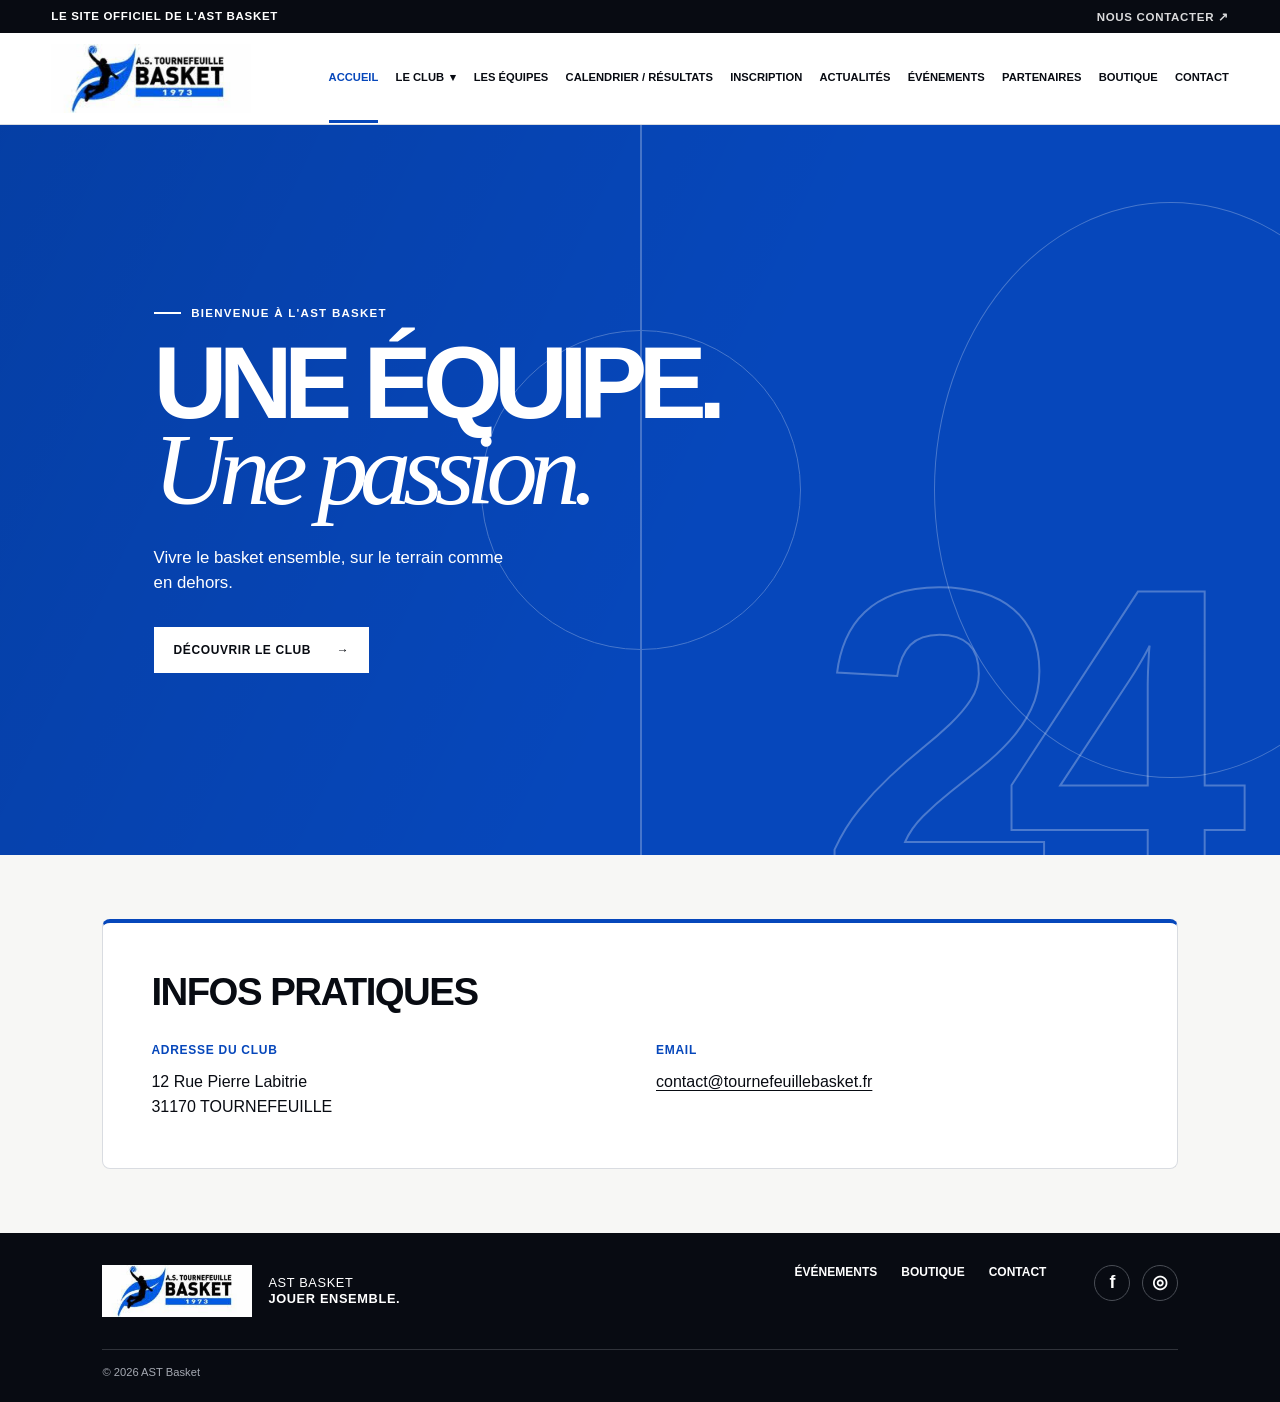
<file: index.html>
<!doctype html>
<html lang="fr">
  <!-- Métadonnées de la page et feuille de styles commune au site. -->
  <head>
    <meta charset="UTF-8" />
    <meta name="viewport" content="width=device-width, initial-scale=1.0" />
    <meta name="description" content="Accueil — AST Basket." />
    <title>AST Basket | Accueil</title>
    <link rel="stylesheet" href="styles.css" />
  </head>
  <body class="home-page">
    <!-- Accès direct au contenu pour la navigation au clavier. -->
    <a class="skip-link" href="#main-content">Aller au contenu</a>
    <!-- En-tête commun : identité du club, contact et navigation. -->
    <header class="site-header">
      <div class="utility-bar">
        <p>Le site officiel de l'AST Basket</p>
        <a href="contact.html">Nous contacter <span aria-hidden="true">↗</span></a>
      </div>

      <div class="navigation-wrap">
        <a class="brand" href="index.html" aria-label="AST Basket — accueil">
          <img class="club-logo" src="Image_AST/AST_logo_L.jpeg" alt="A.S. Tournefeuille Basket" width="250" height="87" />

        </a>

        <!-- Menu des petits écrans : script.js synchronise son ouverture et aria-expanded. -->

        <button class="menu-toggle" type="button" aria-expanded="false" aria-controls="primary-navigation">
          <span class="sr-only">Ouvrir le menu</span>
          <span></span><span></span><span></span>
        </button>

        <!-- Navigation principale ; aria-current identifie la page consultée. -->

        <nav id="primary-navigation" class="primary-navigation" aria-label="Navigation principale">
          <a class="active" aria-current="page" href="index.html">Accueil</a>
          <!-- Sous-menu natif du club, utilisable aussi sans JavaScript. -->
          <details class="club-dropdown">
            <summary>Le Club <span aria-hidden="true">▾</span></summary>
            <div class="club-dropdown-links">
              <a href="club.html">Présentation du club</a>
              <a href="gymnases.html">Nos gymnases</a>
              <a href="basket-sante.html">Basket Santé</a>
            </div>
          </details>
          <a href="equipes.html">Les équipes</a>
          <a href="calendrier.html">Calendrier / Résultats</a>
          <a href="inscription.html">Inscription</a>
          <a href="actualites.html">Actualités</a>
          <a href="evenements.html">Événements</a>
          <a href="partenaires.html">Partenaires</a>
          <a href="boutique.html">Boutique</a>
          <a href="contact.html">Contact</a>
        </nav>
      </div>
    </header>
    <!-- Contenu propre à cette page, cible du lien d’évitement. -->
    <main id="main-content">
      <!-- Section de contenu reliée à son titre accessible : hero-title. -->
      <section id="accueil" class="hero" aria-labelledby="hero-title">
        <div class="hero-content">
          <p class="eyebrow">Bienvenue à l'AST Basket</p>
          <h1 id="hero-title">Une équipe.<br /><em>Une passion.</em></h1>
          <p class="hero-text">Vivre le basket ensemble, sur le terrain comme en dehors.</p>
          <a class="button button-light" href="club.html">Découvrir le club <span aria-hidden="true">→</span></a>
        </div>
        <div class="hero-number" aria-hidden="true">24</div>
        <div class="hero-court" aria-hidden="true">
          <span class="court-line court-line--vertical"></span>
          <span class="court-circle"></span>
          <span class="court-arc"></span>
        </div>
      </section>
      <!-- Section de contenu reliée à son titre accessible : practical-title. -->
      <section class="practical-info" aria-labelledby="practical-title">
        <div class="practical-card">
          <h2 id="practical-title">Infos pratiques</h2>
          <address class="practical-details">
            <div>
              <h3>Adresse du club</h3>
              <p>12 Rue Pierre Labitrie<br />31170 TOURNEFEUILLE</p>
            </div>
            <div>
              <h3>Email</h3>
              <a href="mailto:contact@tournefeuillebasket.fr">contact@tournefeuillebasket.fr</a>
            </div>
          </address>
        </div>
      </section>
    </main>
    <!-- Pied de page commun : liens utiles, réseaux sociaux et copyright. -->
    <footer class="site-footer">
      <div class="footer-brand"><img class="club-logo" src="Image_AST/AST_logo_L.jpeg" alt="A.S. Tournefeuille Basket" width="250" height="87" /><p>AST Basket<br /><strong>Jouer ensemble.</strong></p></div>
            <div class="footer-links"><a href="evenements.html">Événements</a><a href="boutique.html">Boutique</a><a href="contact.html">Contact</a></div>
      <div class="footer-socials" aria-label="Réseaux sociaux de l'AST Basket">
        <a href="https://www.facebook.com/465668216798810/" target="_blank" rel="noopener noreferrer" aria-label="Suivre l'AST Basket sur Facebook">f</a>
        <a href="https://www.instagram.com/ast_basket/" target="_blank" rel="noopener noreferrer" aria-label="Suivre l'AST Basket sur Instagram">◎</a>
      </div>
      <p class="copyright">© 2026 AST Basket</p>
    </footer>
    <!-- Interactions communes chargées après le HTML pour accéder aux éléments du menu. -->
    <script src="script.js"></script>
  </body>
</html>
</file>
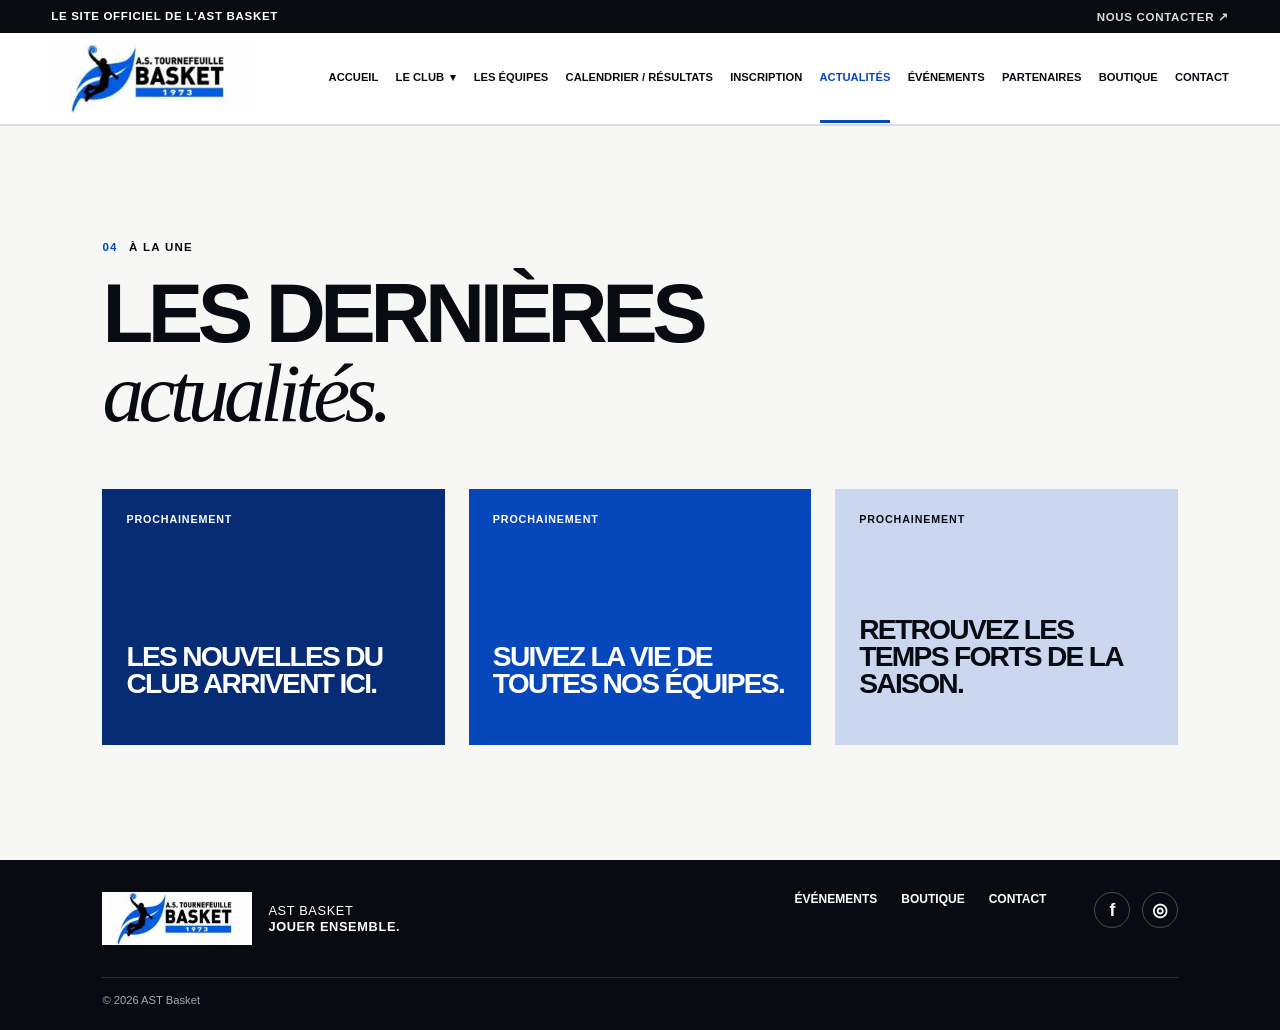
<file: actualites.html>
<!doctype html>
<html lang="fr">
  <!-- Métadonnées de la page et feuille de styles commune au site. -->
  <head>
    <meta charset="UTF-8" />
    <meta name="viewport" content="width=device-width, initial-scale=1.0" />
    <meta name="description" content="Actualités — AST Basket." />
    <title>AST Basket | Actualités</title>
    <link rel="stylesheet" href="styles.css" />
  </head>
  <body class="inner-page">
    <!-- Accès direct au contenu pour la navigation au clavier. -->
    <a class="skip-link" href="#main-content">Aller au contenu</a>
    <!-- En-tête commun : identité du club, contact et navigation. -->
    <header class="site-header">
      <div class="utility-bar">
        <p>Le site officiel de l'AST Basket</p>
        <a href="contact.html">Nous contacter <span aria-hidden="true">↗</span></a>
      </div>

      <div class="navigation-wrap">
        <a class="brand" href="index.html" aria-label="AST Basket — accueil">
          <img class="club-logo" src="Image_AST/AST_logo_L.jpeg" alt="A.S. Tournefeuille Basket" width="250" height="87" />
        </a>

        <!-- Menu des petits écrans : script.js synchronise son ouverture et aria-expanded. -->

        <button class="menu-toggle" type="button" aria-expanded="false" aria-controls="primary-navigation">
          <span class="sr-only">Ouvrir le menu</span>
          <span></span><span></span><span></span>
        </button>

        <!-- Navigation principale ; aria-current identifie la page consultée. -->

        <nav id="primary-navigation" class="primary-navigation" aria-label="Navigation principale">
          <a href="index.html">Accueil</a>
          <!-- Sous-menu natif du club, utilisable aussi sans JavaScript. -->
          <details class="club-dropdown">
            <summary>Le Club <span aria-hidden="true">▾</span></summary>
            <div class="club-dropdown-links">
              <a href="club.html">Présentation du club</a>
              <a href="gymnases.html">Nos gymnases</a>
              <a href="basket-sante.html">Basket Santé</a>
            </div>
          </details>
          <a href="equipes.html">Les équipes</a>
          <a href="calendrier.html">Calendrier / Résultats</a>
          <a href="inscription.html">Inscription</a>
          <a class="active" aria-current="page" href="actualites.html">Actualités</a>
          <a href="evenements.html">Événements</a>
          <a href="partenaires.html">Partenaires</a>
          <a href="boutique.html">Boutique</a>
          <a href="contact.html">Contact</a>
        </nav>
      </div>
    </header>
    <!-- Contenu propre à cette page, cible du lien d’évitement. -->
    <main id="main-content">
      <!-- Section de contenu reliée à son titre accessible : news-title. -->
      <section id="actualites" class="news section-padding" aria-labelledby="news-title">
        <div class="news-top"><div><div class="section-label"><span>04</span> À la une</div><h1 id="news-title">Les dernières<br /><em>actualités.</em></h1></div></div>
        <div class="news-grid">
          <article class="news-item"><span>Prochainement</span><h3>Les nouvelles du club arrivent ici.</h3></article>
          <article class="news-item"><span>Prochainement</span><h3>Suivez la vie de toutes nos équipes.</h3></article>
          <article class="news-item"><span>Prochainement</span><h3>Retrouvez les temps forts de la saison.</h3></article>
        </div>
      </section>
    </main>
    <!-- Pied de page commun : liens utiles, réseaux sociaux et copyright. -->
    <footer class="site-footer">
      <div class="footer-brand"><img class="club-logo" src="Image_AST/AST_logo_L.jpeg" alt="A.S. Tournefeuille Basket" width="250" height="87" /><p>AST Basket<br /><strong>Jouer ensemble.</strong></p></div>
            <div class="footer-links"><a href="evenements.html">Événements</a><a href="boutique.html">Boutique</a><a href="contact.html">Contact</a></div>
      <div class="footer-socials" aria-label="Réseaux sociaux de l'AST Basket">
        <a href="https://www.facebook.com/465668216798810/" target="_blank" rel="noopener noreferrer" aria-label="Suivre l'AST Basket sur Facebook">f</a>
        <a href="https://www.instagram.com/ast_basket/" target="_blank" rel="noopener noreferrer" aria-label="Suivre l'AST Basket sur Instagram">◎</a>
      </div>
      <p class="copyright">© 2026 AST Basket</p>
    </footer>
    <!-- Interactions communes chargées après le HTML pour accéder aux éléments du menu. -->
    <script src="script.js"></script>
  </body>
</html>
</file>
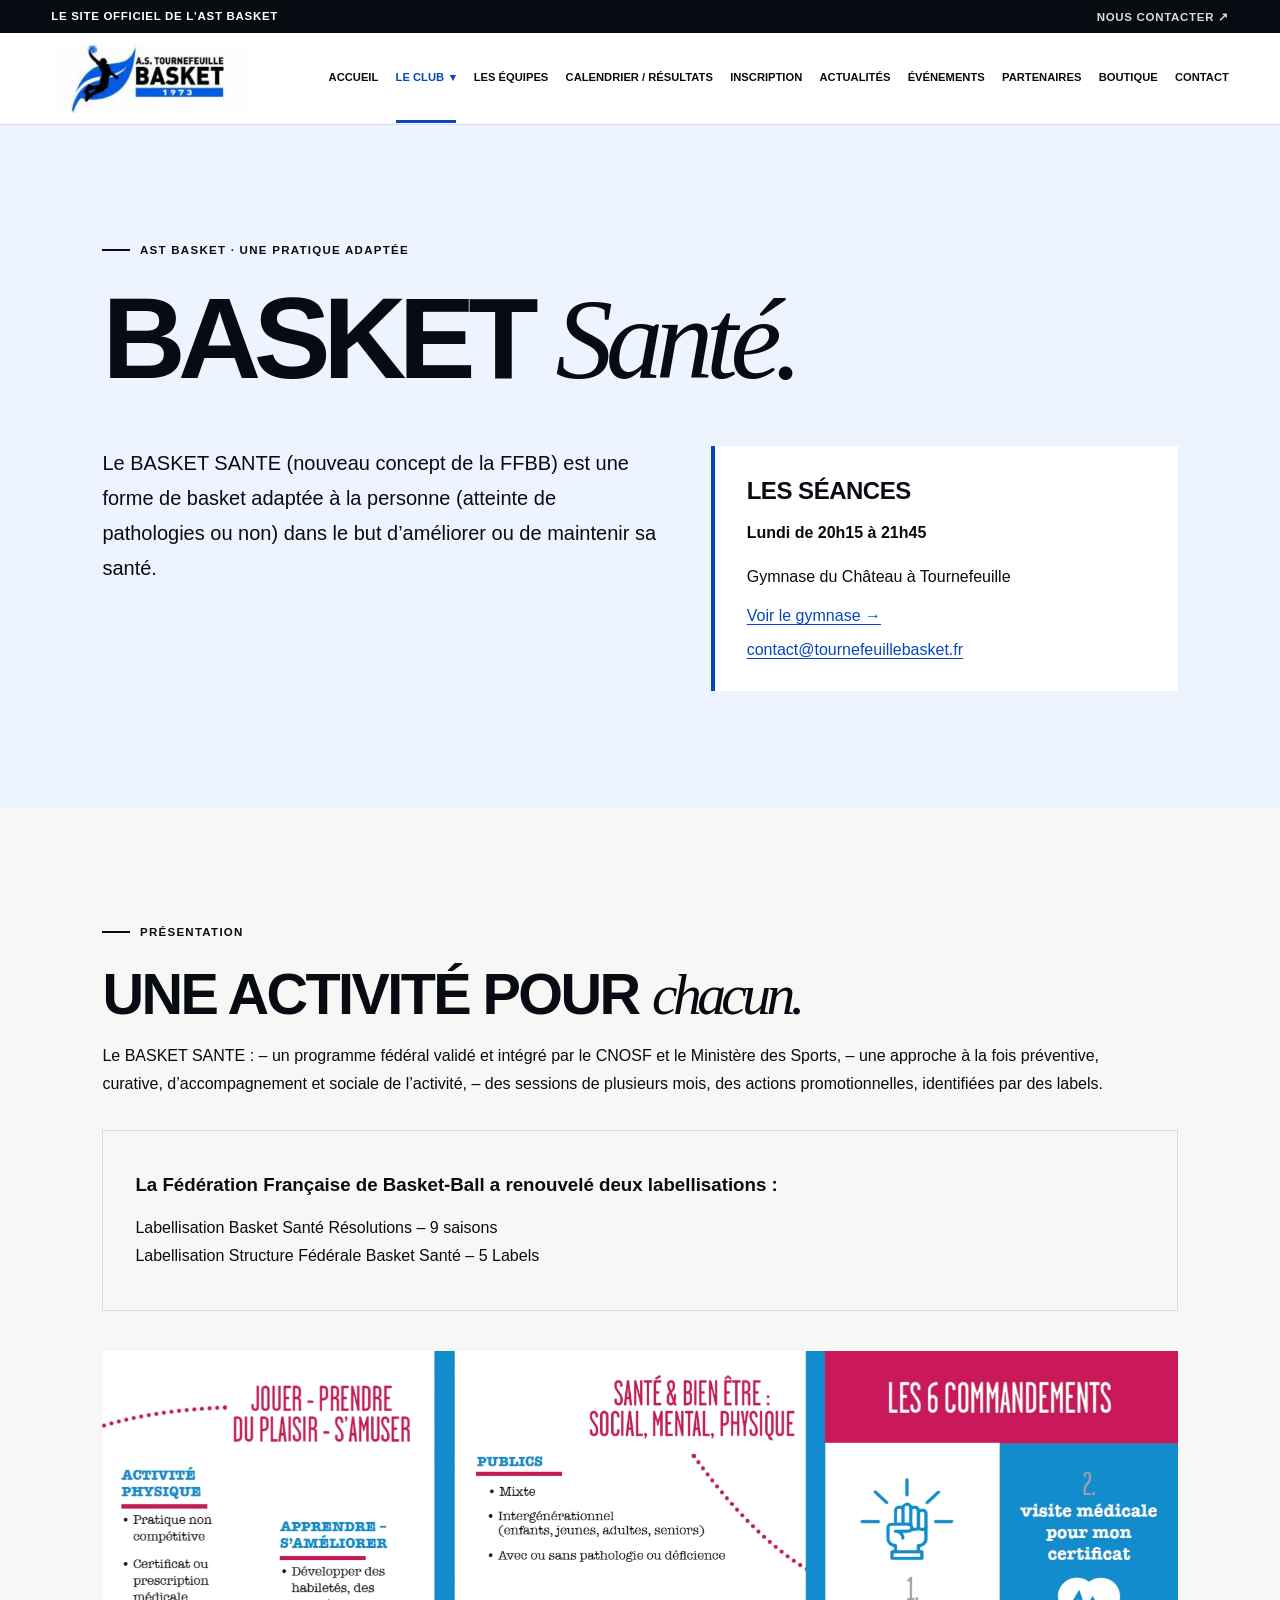
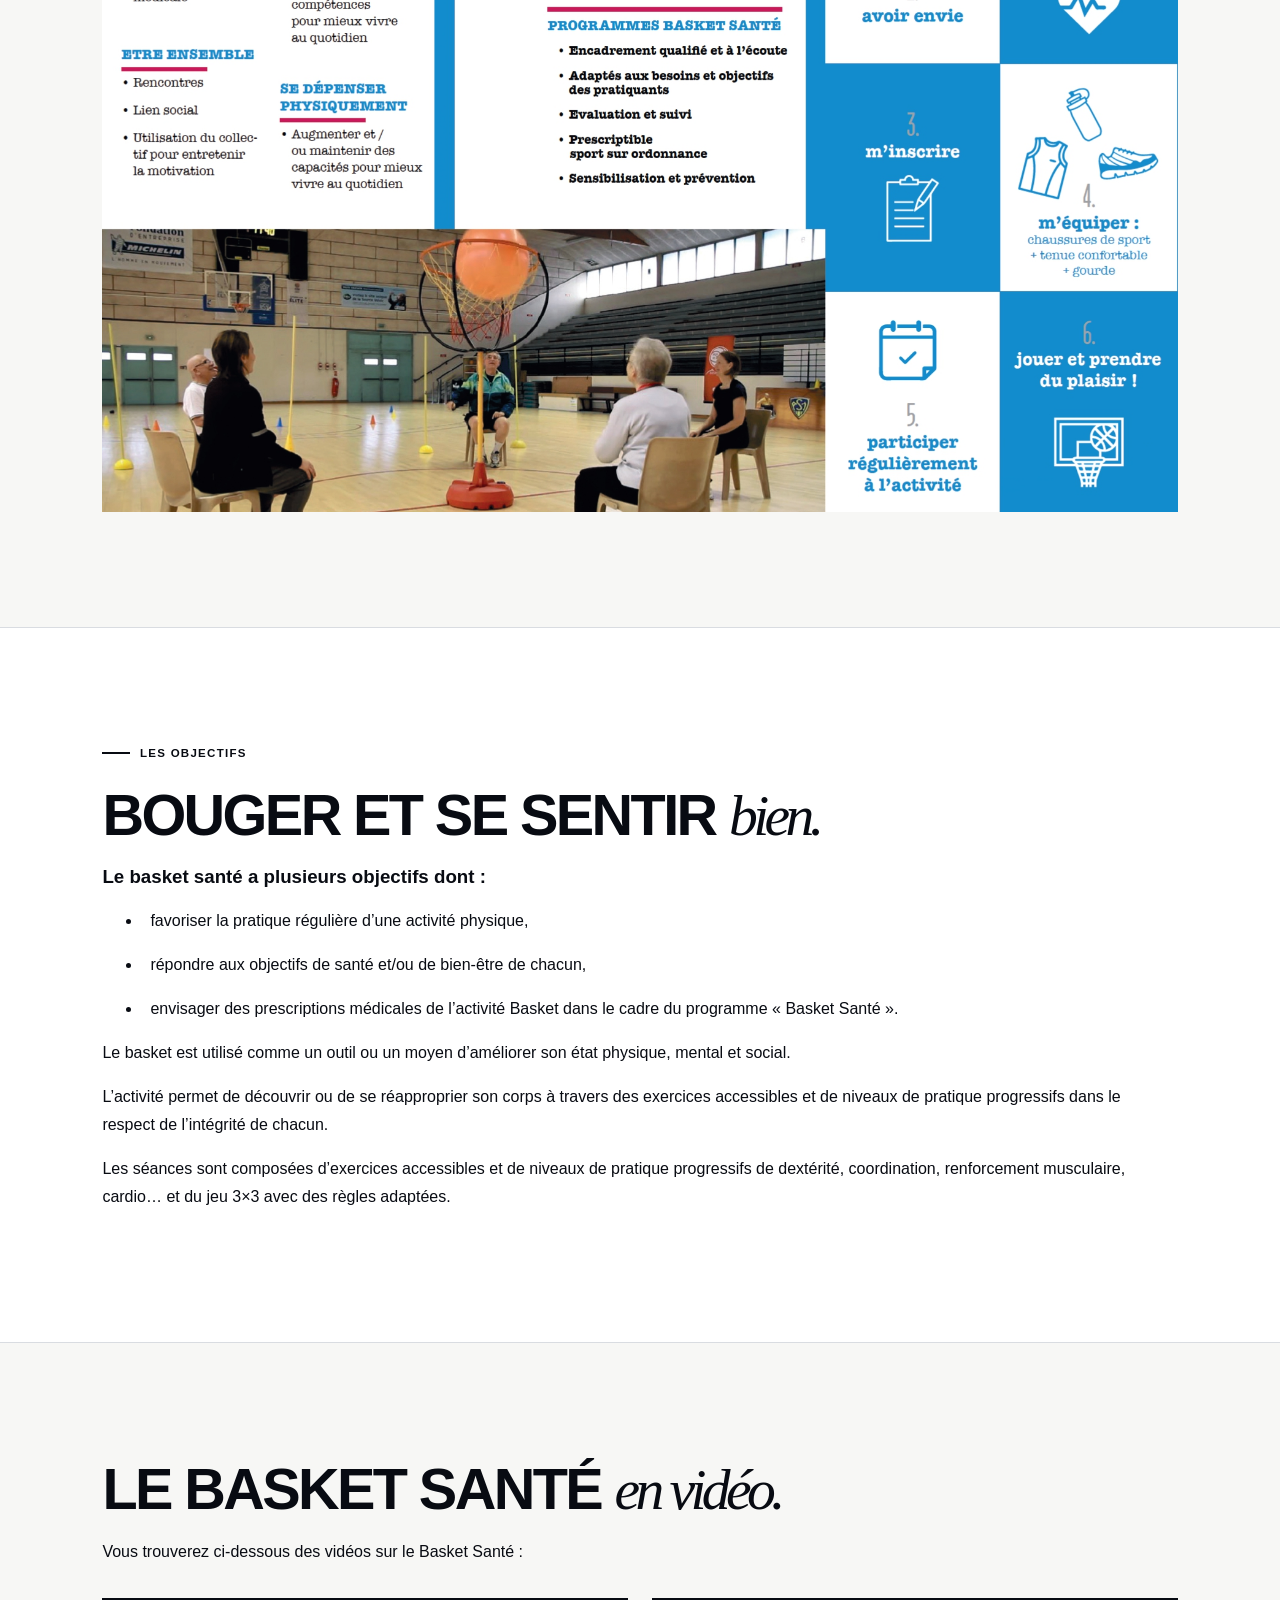
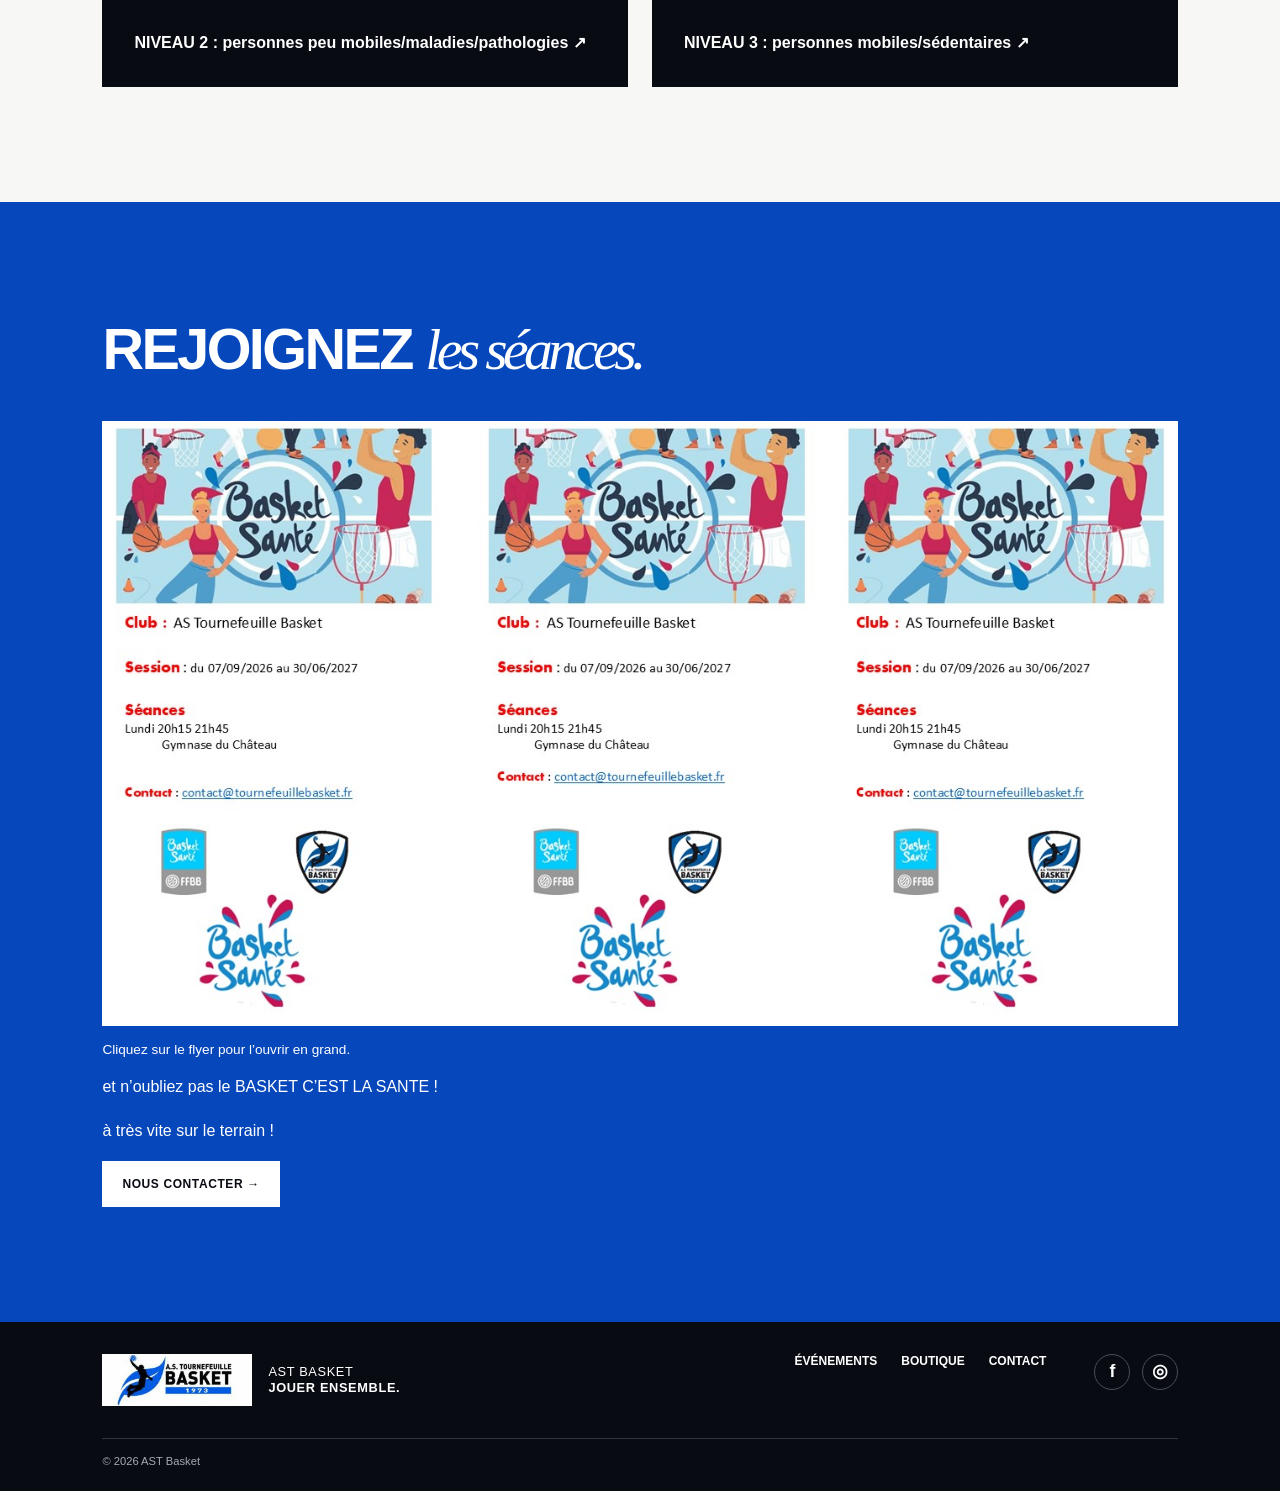
<file: basket-sante.html>
<!doctype html>
<html lang="fr">
  <!-- Métadonnées de la page et feuille de styles commune au site. -->
  <head>
    <meta charset="UTF-8" />
    <meta name="viewport" content="width=device-width, initial-scale=1.0" />
    <meta name="description" content="Découvrez le Basket Santé à l’AST : une pratique adaptée à chacun, ses objectifs et les séances à Tournefeuille." />
    <title>AST Basket | Basket Santé</title>
    <link rel="stylesheet" href="styles.css" />
    <link rel="stylesheet" href="basket-sante.css" />
  </head>
  <body class="inner-page">
    <!-- Accès direct au contenu pour la navigation au clavier. -->
    <a class="skip-link" href="#main-content">Aller au contenu</a>
    <!-- En-tête commun : identité du club, contact et navigation. -->
    <header class="site-header">
      <div class="utility-bar">
        <p>Le site officiel de l'AST Basket</p>
        <a href="contact.html">Nous contacter <span aria-hidden="true">↗</span></a>
      </div>

      <div class="navigation-wrap">
        <a class="brand" href="index.html" aria-label="AST Basket — accueil">
          <img class="club-logo" src="Image_AST/AST_logo_L.jpeg" alt="A.S. Tournefeuille Basket" width="250" height="87" />
        </a>

        <!-- Menu des petits écrans : script.js synchronise son ouverture et aria-expanded. -->

        <button class="menu-toggle" type="button" aria-expanded="false" aria-controls="primary-navigation">
          <span class="sr-only">Ouvrir le menu</span>
          <span></span><span></span><span></span>
        </button>

        <!-- Navigation principale ; aria-current identifie la page consultée. -->

        <nav id="primary-navigation" class="primary-navigation" aria-label="Navigation principale">
          <a href="index.html">Accueil</a>
          <!-- Sous-menu natif du club, utilisable aussi sans JavaScript. -->
          <details class="club-dropdown">
            <summary class="active">Le Club <span aria-hidden="true">▾</span></summary>
            <div class="club-dropdown-links">
              <a href="club.html">Présentation du club</a>
              <a href="gymnases.html">Nos gymnases</a>
              <a href="basket-sante.html" aria-current="page">Basket Santé</a>
            </div>
          </details>
          <a href="equipes.html">Les équipes</a>
          <a href="calendrier.html">Calendrier / Résultats</a>
          <a href="inscription.html">Inscription</a>
          <a href="actualites.html">Actualités</a>
          <a href="evenements.html">Événements</a>
          <a href="partenaires.html">Partenaires</a>
          <a href="boutique.html">Boutique</a>
          <a href="contact.html">Contact</a>
        </nav>
      </div>
    </header>
    <main id="main-content" class="health-page">
<!-- Zone générée : modifier les sources TXT/JSON puis lancer scripts/export-basket-sante.mjs. -->
<!-- BASKET-SANTE:START -->
      <section class="health-intro section-padding" aria-labelledby="health-title">
        <p class="eyebrow">AST Basket · Une pratique adaptée</p>
        <h1 id="health-title">Basket <em>Santé.</em></h1>
        <div class="health-intro-grid"><div class="health-lead"><p>Le BASKET SANTE (nouveau concept de la FFBB) est une forme de basket adaptée à la personne (atteinte de pathologies ou non) dans le but d’améliorer ou de maintenir sa santé.</p></div>
          <aside class="health-session" aria-label="Informations pratiques"><h2>Les séances</h2><p><strong>Lundi de 20h15 à 21h45</strong></p><p>Gymnase du Château à Tournefeuille</p><a href="gymnases.html">Voir le gymnase →</a><a class="health-contact" href="mailto:contact@tournefeuillebasket.fr">contact@tournefeuillebasket.fr</a></aside></div>
      </section>
      <section class="health-section section-padding" aria-labelledby="health-presentation"><p class="eyebrow">Présentation</p><h2 id="health-presentation">Une activité pour <em>chacun.</em></h2><p>Le BASKET SANTE : – un programme fédéral validé et intégré par le CNOSF et le Ministère des Sports, – une approche à la fois préventive, curative, d’accompagnement et sociale de l’activité, – des sessions de plusieurs mois, des actions promotionnelles, identifiées par des labels.</p><div class="health-labels"><h3>La Fédération Française de Basket-Ball a renouvelé deux labellisations :</h3><p>Labellisation Basket Santé Résolutions – 9 saisons
Labellisation Structure Fédérale Basket Santé – 5 Labels</p></div><figure><a href="Image_AST/basket-sante/label-resolutions.jpg"><img src="Image_AST/basket-sante/label-resolutions.jpg" alt="Dépliant de labellisation Basket Santé Résolutions de l’AS Tournefeuille Basket" width="1754" height="1241" loading="lazy" /></a></figure></section>
      <section class="health-section health-objectives section-padding" aria-labelledby="health-objectives"><p class="eyebrow">Les objectifs</p><h2 id="health-objectives">Bouger et se sentir <em>bien.</em></h2><h3>Le basket santé a plusieurs objectifs dont :</h3><ul><li>favoriser la pratique régulière d’une activité physique,</li><li>répondre aux objectifs de santé et/ou de bien-être de chacun,</li><li>envisager des prescriptions médicales de l’activité Basket dans le cadre du programme « Basket Santé ».</li></ul><p>Le basket est utilisé comme un outil ou un moyen d’améliorer son état physique, mental et social.</p><p>L’activité permet de découvrir ou de se réapproprier son corps à travers des exercices accessibles et de niveaux de pratique progressifs dans le respect de l’intégrité de chacun.</p><p>Les séances sont composées d’exercices accessibles et de niveaux de pratique progressifs de dextérité, coordination, renforcement musculaire, cardio… et du jeu 3×3 avec des règles adaptées.</p></section>
      <section class="health-section section-padding" aria-labelledby="health-videos"><h2 id="health-videos">Le Basket Santé <em>en vidéo.</em></h2><p>Vous trouverez ci-dessous des vidéos sur le Basket Santé :</p><div class="health-videos"><a href="https://www.youtube.com/watch?v=ne8c0zPRMzU" target="_blank" rel="noopener noreferrer">NIVEAU 2 : personnes peu mobiles/maladies/pathologies<span aria-hidden="true"> ↗</span><span class="sr-only"> (nouvel onglet)</span></a><a href="http://www.ffbb.com/sites/default/files/BasketSante-nv3-720P04.mp4?fsdkjhfd" target="_blank" rel="noopener noreferrer">NIVEAU 3 : personnes mobiles/sédentaires<span aria-hidden="true"> ↗</span><span class="sr-only"> (nouvel onglet)</span></a></div></section>
      <section class="health-section health-flyer section-padding" aria-labelledby="health-flyer"><h2 id="health-flyer">Rejoignez <em>les séances.</em></h2><figure><a href="Image_AST/basket-sante/flyer-bs-2026-2027.jpg"><img src="Image_AST/basket-sante/flyer-bs-2026-2027.jpg" alt="Flyer Basket Santé de l’AS Tournefeuille Basket pour la saison 2026–2027" width="1280" height="720" loading="lazy" /></a><figcaption>Cliquez sur le flyer pour l’ouvrir en grand.</figcaption></figure><p>et n’oubliez pas le BASKET C’EST LA SANTE !</p><p>à très vite sur le terrain !</p><a class="button button-light" href="mailto:contact@tournefeuillebasket.fr">Nous contacter →</a></section>
<!-- BASKET-SANTE:END -->
    </main>
    <!-- Pied de page commun : liens utiles, réseaux sociaux et copyright. -->
    <footer class="site-footer">
      <div class="footer-brand"><img class="club-logo" src="Image_AST/AST_logo_L.jpeg" alt="A.S. Tournefeuille Basket" width="250" height="87" /><p>AST Basket<br /><strong>Jouer ensemble.</strong></p></div>
            <div class="footer-links"><a href="evenements.html">Événements</a><a href="boutique.html">Boutique</a><a href="contact.html">Contact</a></div>
      <div class="footer-socials" aria-label="Réseaux sociaux de l'AST Basket">
        <a href="https://www.facebook.com/465668216798810/" target="_blank" rel="noopener noreferrer" aria-label="Suivre l'AST Basket sur Facebook">f</a>
        <a href="https://www.instagram.com/ast_basket/" target="_blank" rel="noopener noreferrer" aria-label="Suivre l'AST Basket sur Instagram">◎</a>
      </div>
      <p class="copyright">© 2026 AST Basket</p>
    </footer>
    <!-- Interactions communes chargées après le HTML pour accéder aux éléments du menu. -->
    <script src="script.js"></script>
  </body>
</html>
</file>
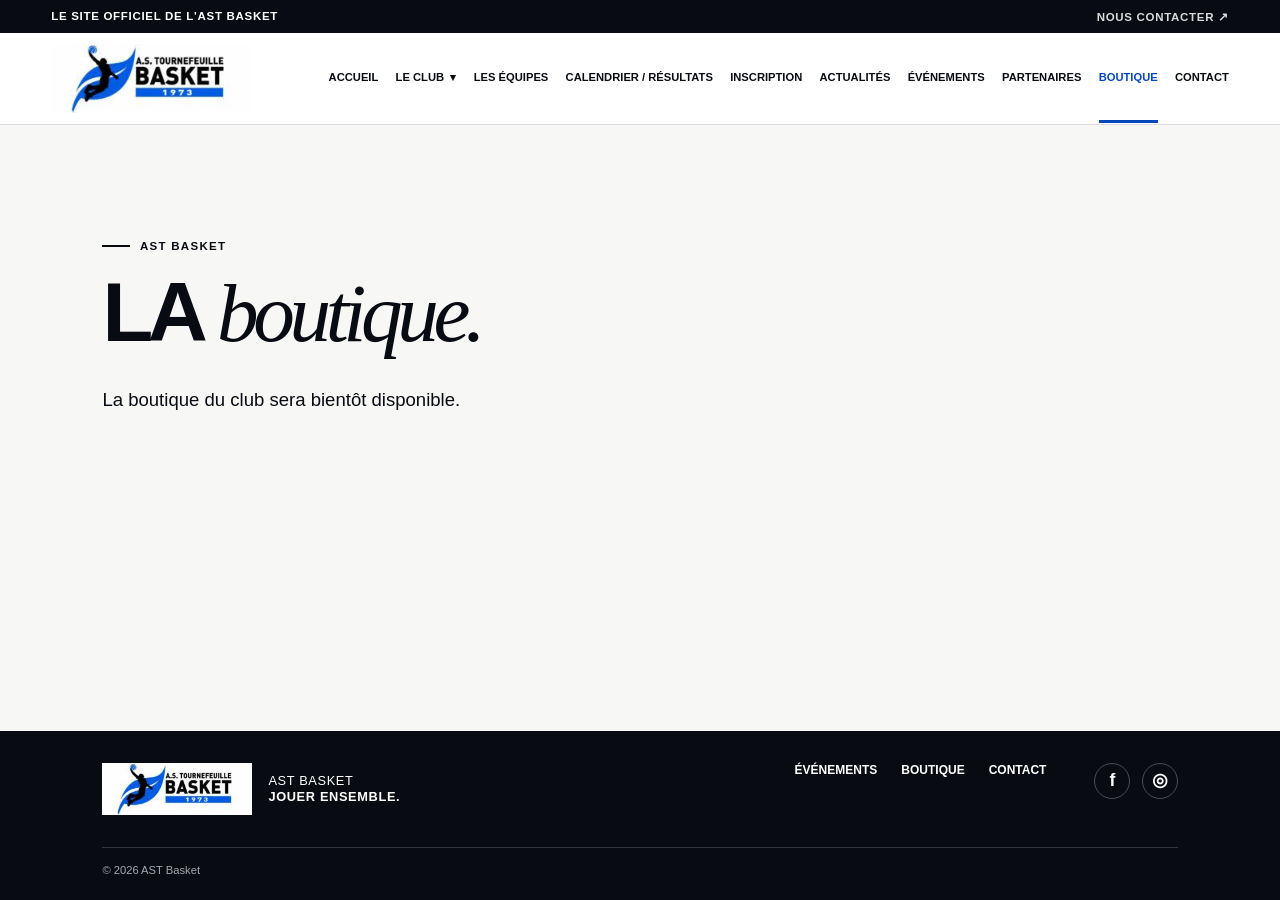
<file: boutique.html>
<!doctype html>
<html lang="fr">
  <!-- Métadonnées de la page et feuille de styles commune au site. -->
  <head>
    <meta charset="UTF-8" />
    <meta name="viewport" content="width=device-width, initial-scale=1.0" />
    <meta name="description" content="Boutique — AST Basket." />
    <title>AST Basket | Boutique</title>
    <link rel="stylesheet" href="styles.css" />
  </head>
  <body class="inner-page">
    <!-- Accès direct au contenu pour la navigation au clavier. -->
    <a class="skip-link" href="#main-content">Aller au contenu</a>
    <!-- En-tête commun : identité du club, contact et navigation. -->
    <header class="site-header">
      <div class="utility-bar">
        <p>Le site officiel de l'AST Basket</p>
        <a href="contact.html">Nous contacter <span aria-hidden="true">↗</span></a>
      </div>

      <div class="navigation-wrap">
        <a class="brand" href="index.html" aria-label="AST Basket — accueil">
          <img class="club-logo" src="Image_AST/AST_logo_L.jpeg" alt="A.S. Tournefeuille Basket" width="250" height="87" />
        </a>

        <!-- Menu des petits écrans : script.js synchronise son ouverture et aria-expanded. -->

        <button class="menu-toggle" type="button" aria-expanded="false" aria-controls="primary-navigation">
          <span class="sr-only">Ouvrir le menu</span>
          <span></span><span></span><span></span>
        </button>

        <!-- Navigation principale ; aria-current identifie la page consultée. -->

        <nav id="primary-navigation" class="primary-navigation" aria-label="Navigation principale">
          <a href="index.html">Accueil</a>
          <!-- Sous-menu natif du club, utilisable aussi sans JavaScript. -->
          <details class="club-dropdown">
            <summary>Le Club <span aria-hidden="true">▾</span></summary>
            <div class="club-dropdown-links">
              <a href="club.html">Présentation du club</a>
              <a href="gymnases.html">Nos gymnases</a>
              <a href="basket-sante.html">Basket Santé</a>
            </div>
          </details>
          <a href="equipes.html">Les équipes</a>
          <a href="calendrier.html">Calendrier / Résultats</a>
          <a href="inscription.html">Inscription</a>
          <a href="actualites.html">Actualités</a>
          <a href="evenements.html">Événements</a>
          <a href="partenaires.html">Partenaires</a>
          <a class="active" aria-current="page" href="boutique.html">Boutique</a>
          <a href="contact.html">Contact</a>
        </nav>
      </div>
    </header>
    <!-- Contenu propre à cette page, cible du lien d’évitement. -->
    <main id="main-content">
      <!-- Section de contenu reliée à son titre accessible : page-title. -->
      <section id="boutique" class="simple-page section-padding" aria-labelledby="page-title">
        <p class="eyebrow">AST Basket</p>
        <h1 id="page-title">La <em>boutique.</em></h1>
        <p class="page-description">La boutique du club sera bientôt disponible.</p>

      </section>
    </main>
    <!-- Pied de page commun : liens utiles, réseaux sociaux et copyright. -->
    <footer class="site-footer">
      <div class="footer-brand"><img class="club-logo" src="Image_AST/AST_logo_L.jpeg" alt="A.S. Tournefeuille Basket" width="250" height="87" /><p>AST Basket<br /><strong>Jouer ensemble.</strong></p></div>
            <div class="footer-links"><a href="evenements.html">Événements</a><a href="boutique.html">Boutique</a><a href="contact.html">Contact</a></div>
      <div class="footer-socials" aria-label="Réseaux sociaux de l'AST Basket">
        <a href="https://www.facebook.com/465668216798810/" target="_blank" rel="noopener noreferrer" aria-label="Suivre l'AST Basket sur Facebook">f</a>
        <a href="https://www.instagram.com/ast_basket/" target="_blank" rel="noopener noreferrer" aria-label="Suivre l'AST Basket sur Instagram">◎</a>
      </div>
      <p class="copyright">© 2026 AST Basket</p>
    </footer>
    <!-- Interactions communes chargées après le HTML pour accéder aux éléments du menu. -->
    <script src="script.js"></script>
  </body>
</html>
</file>
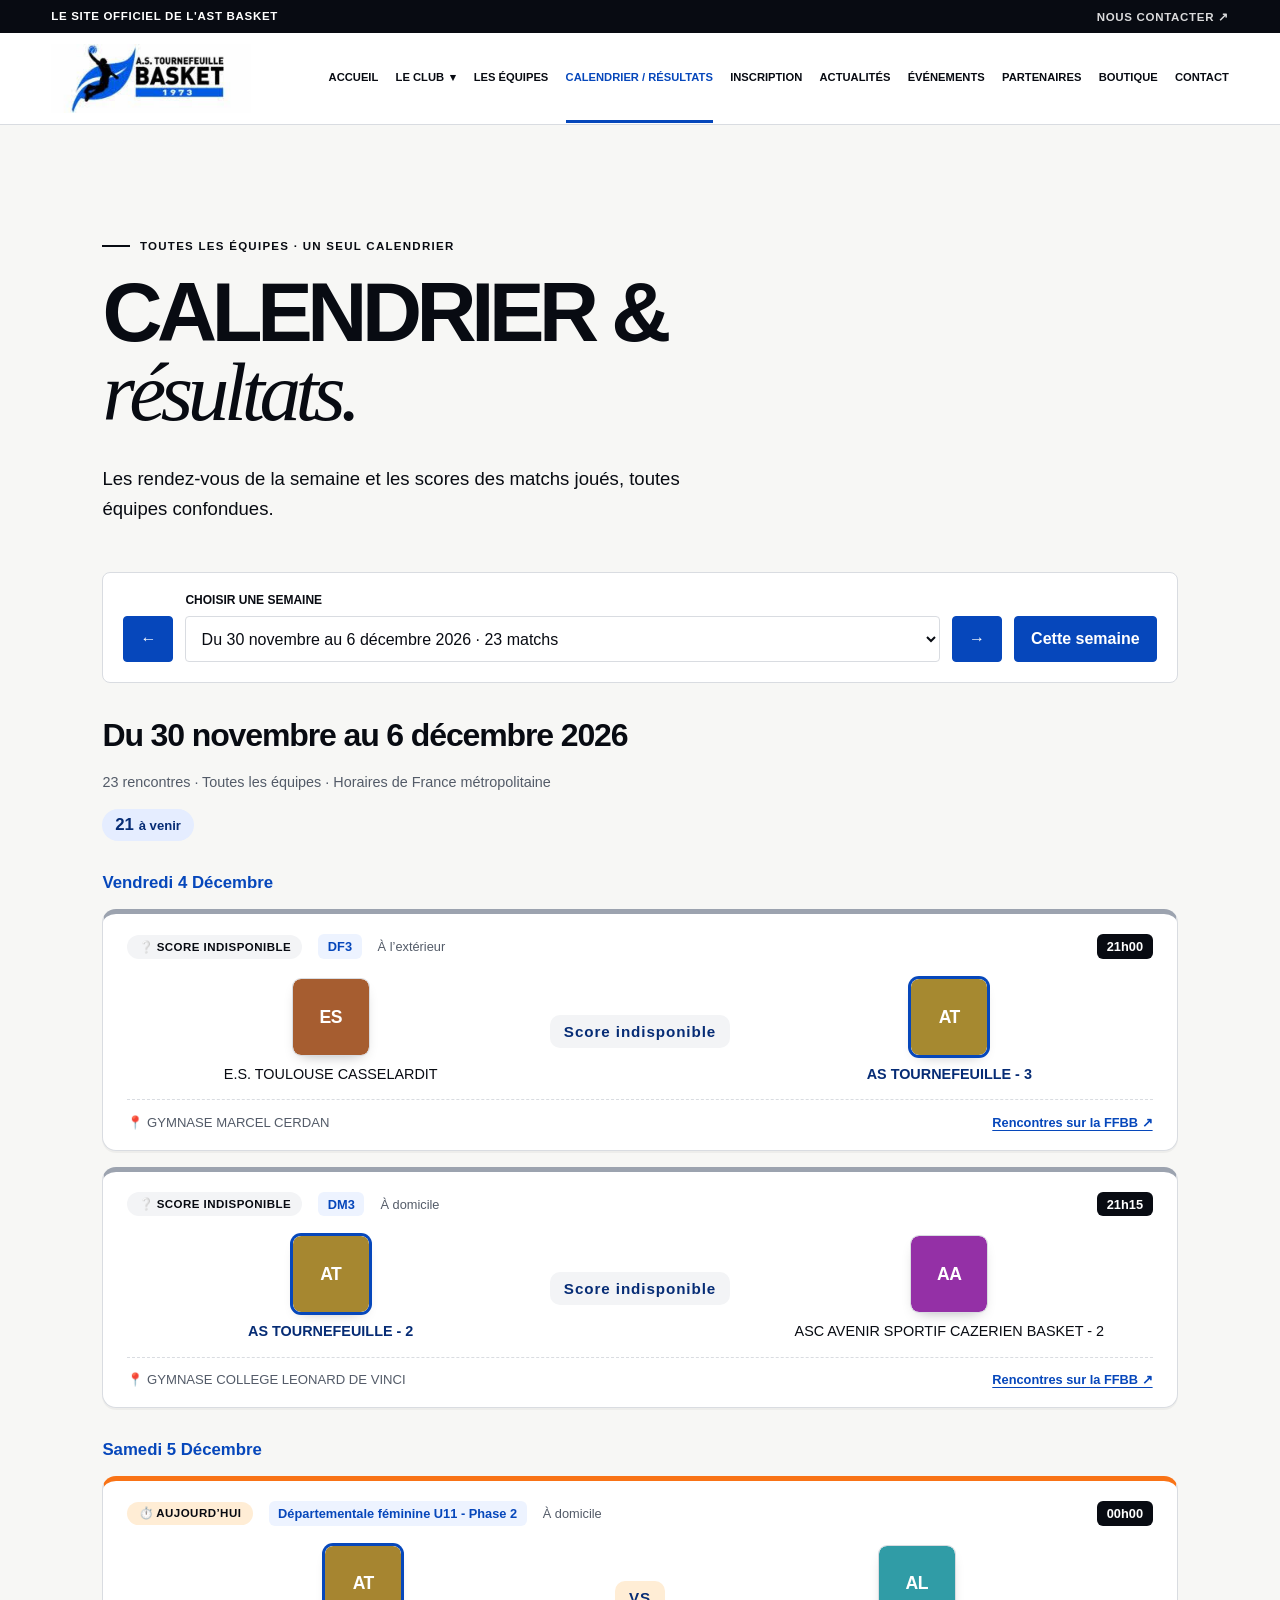
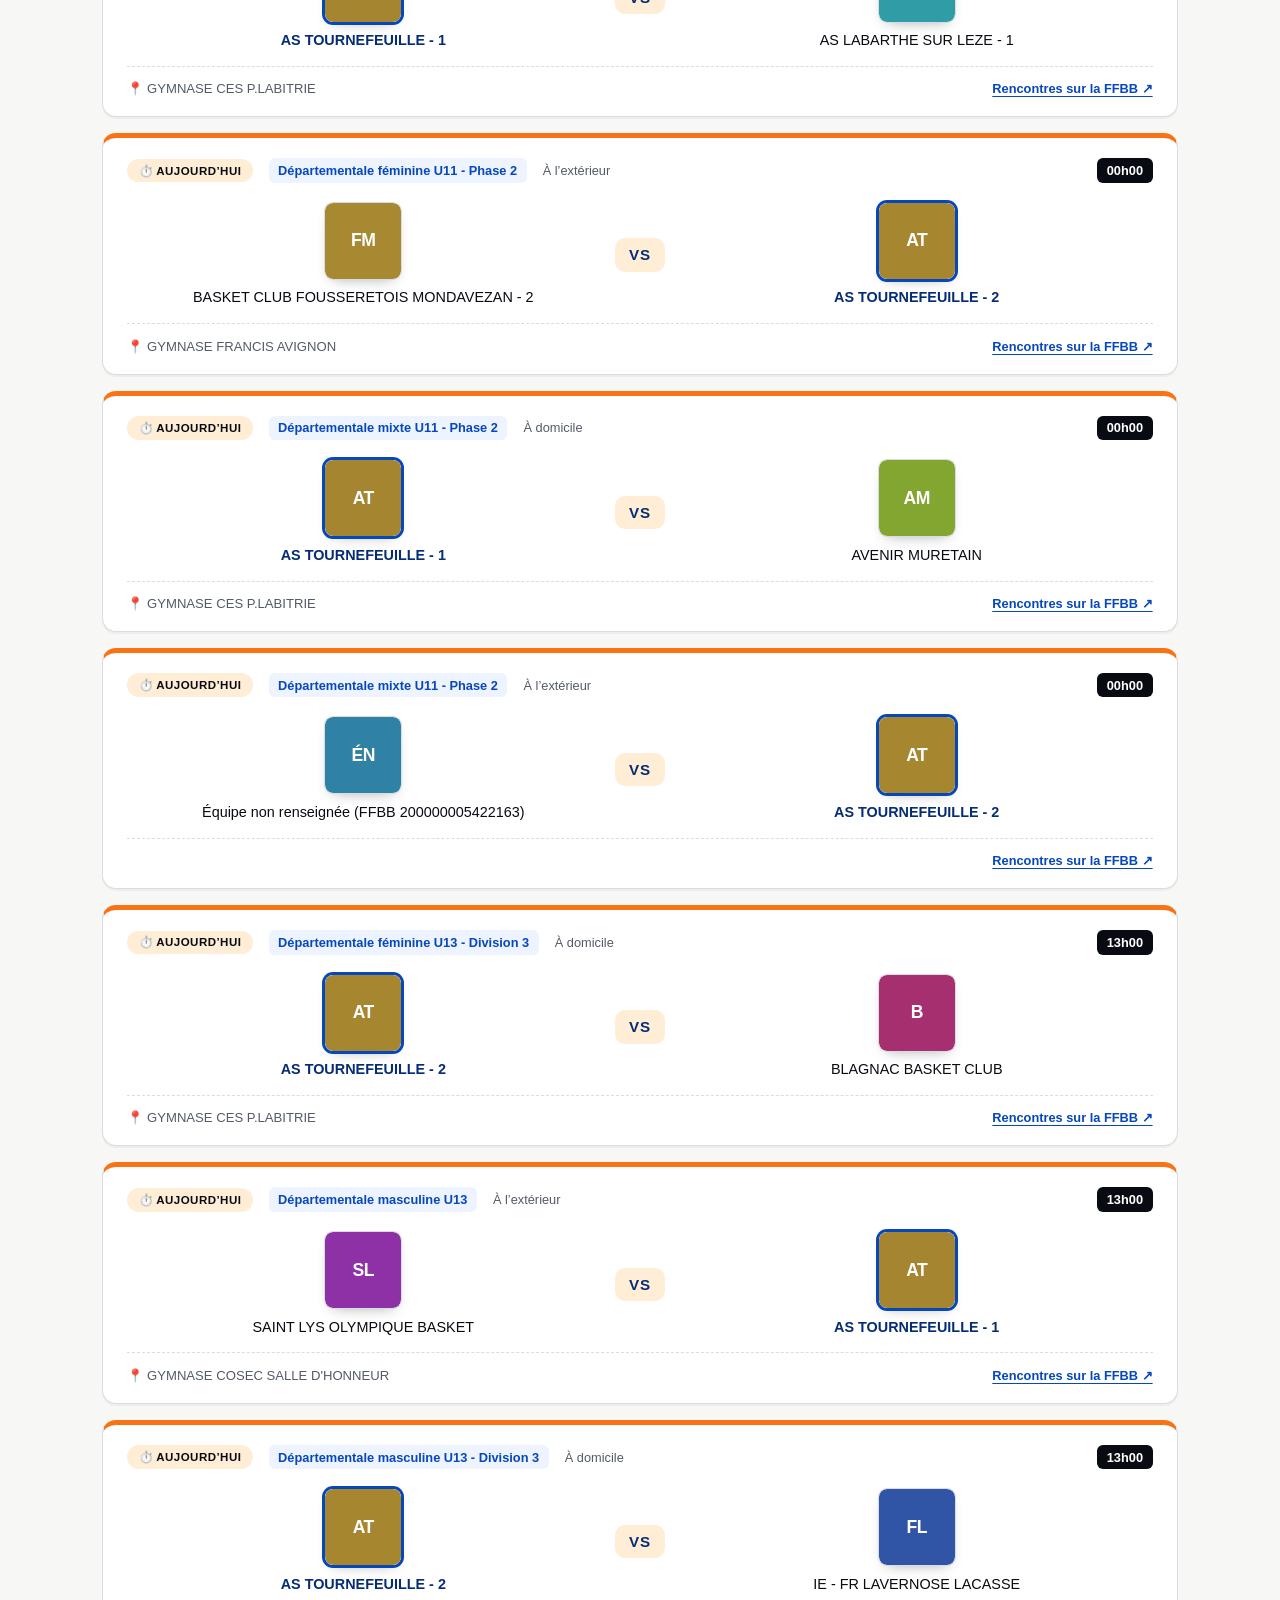
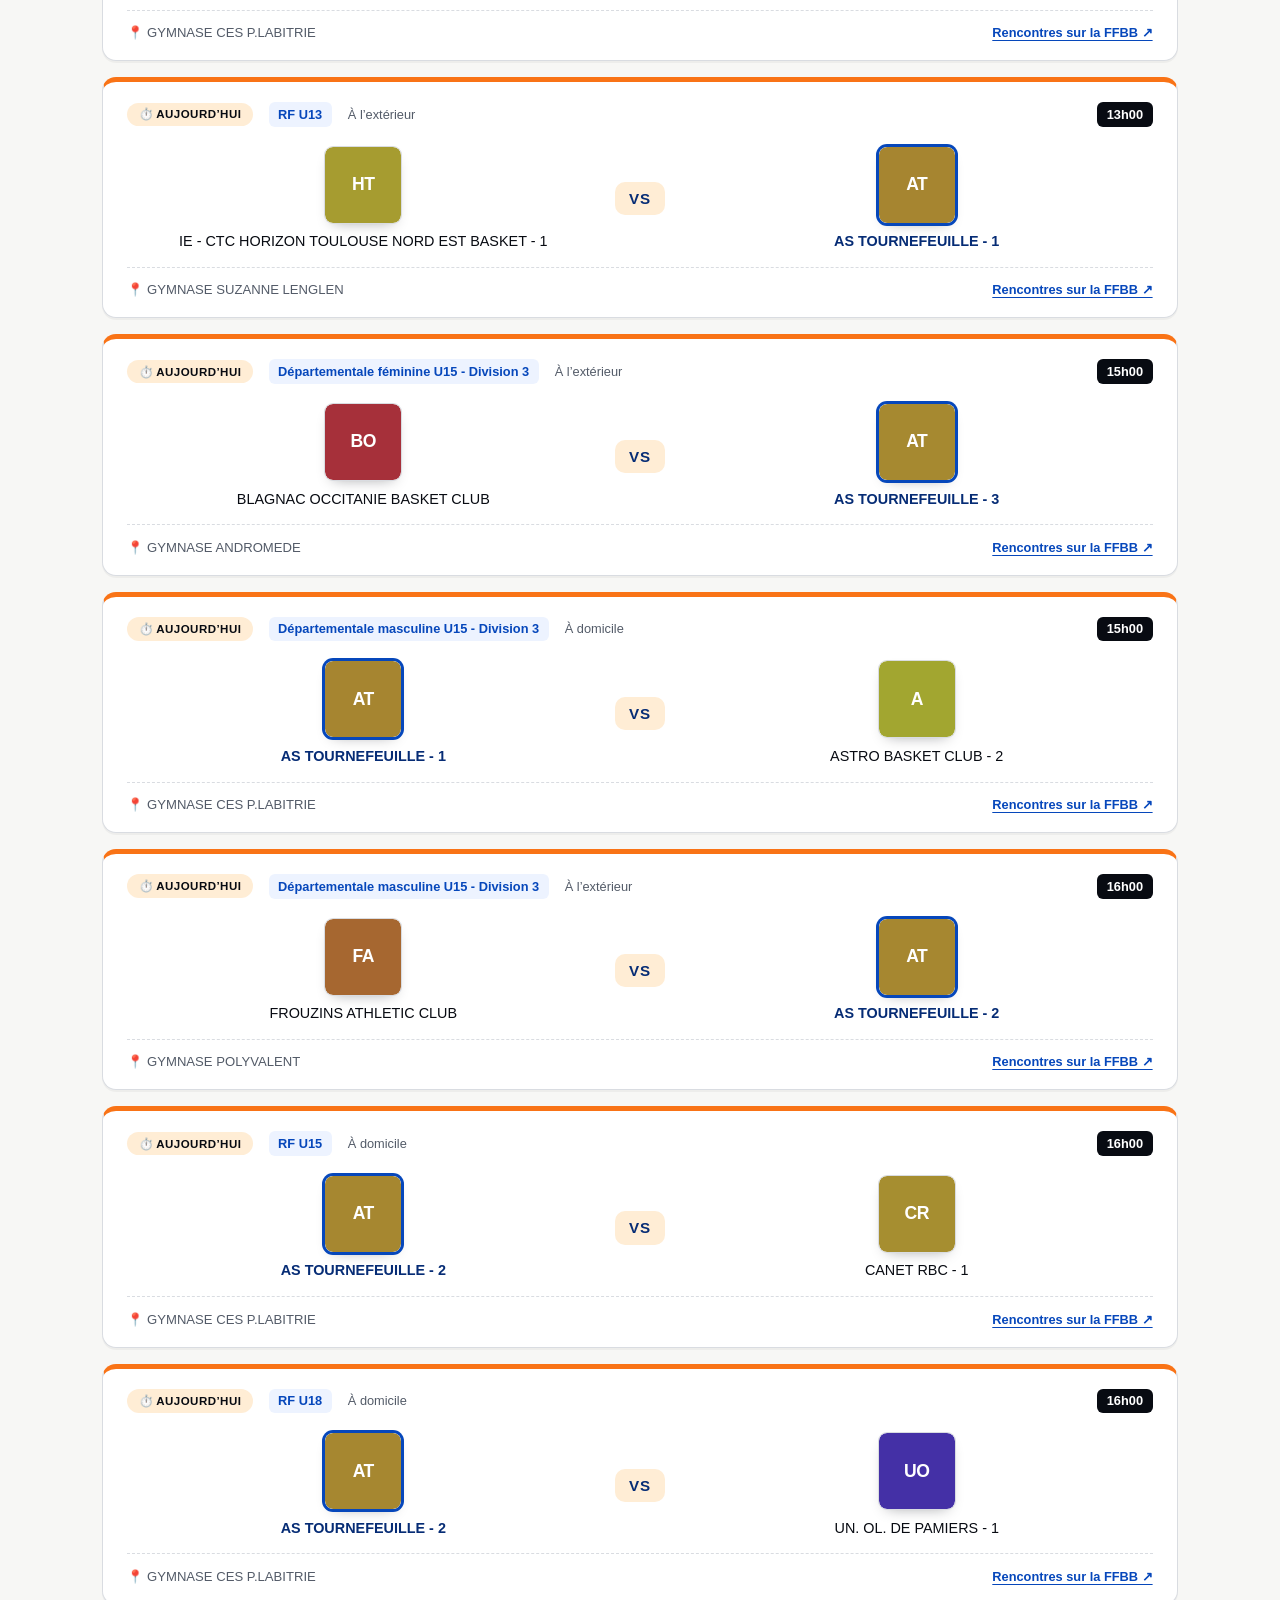
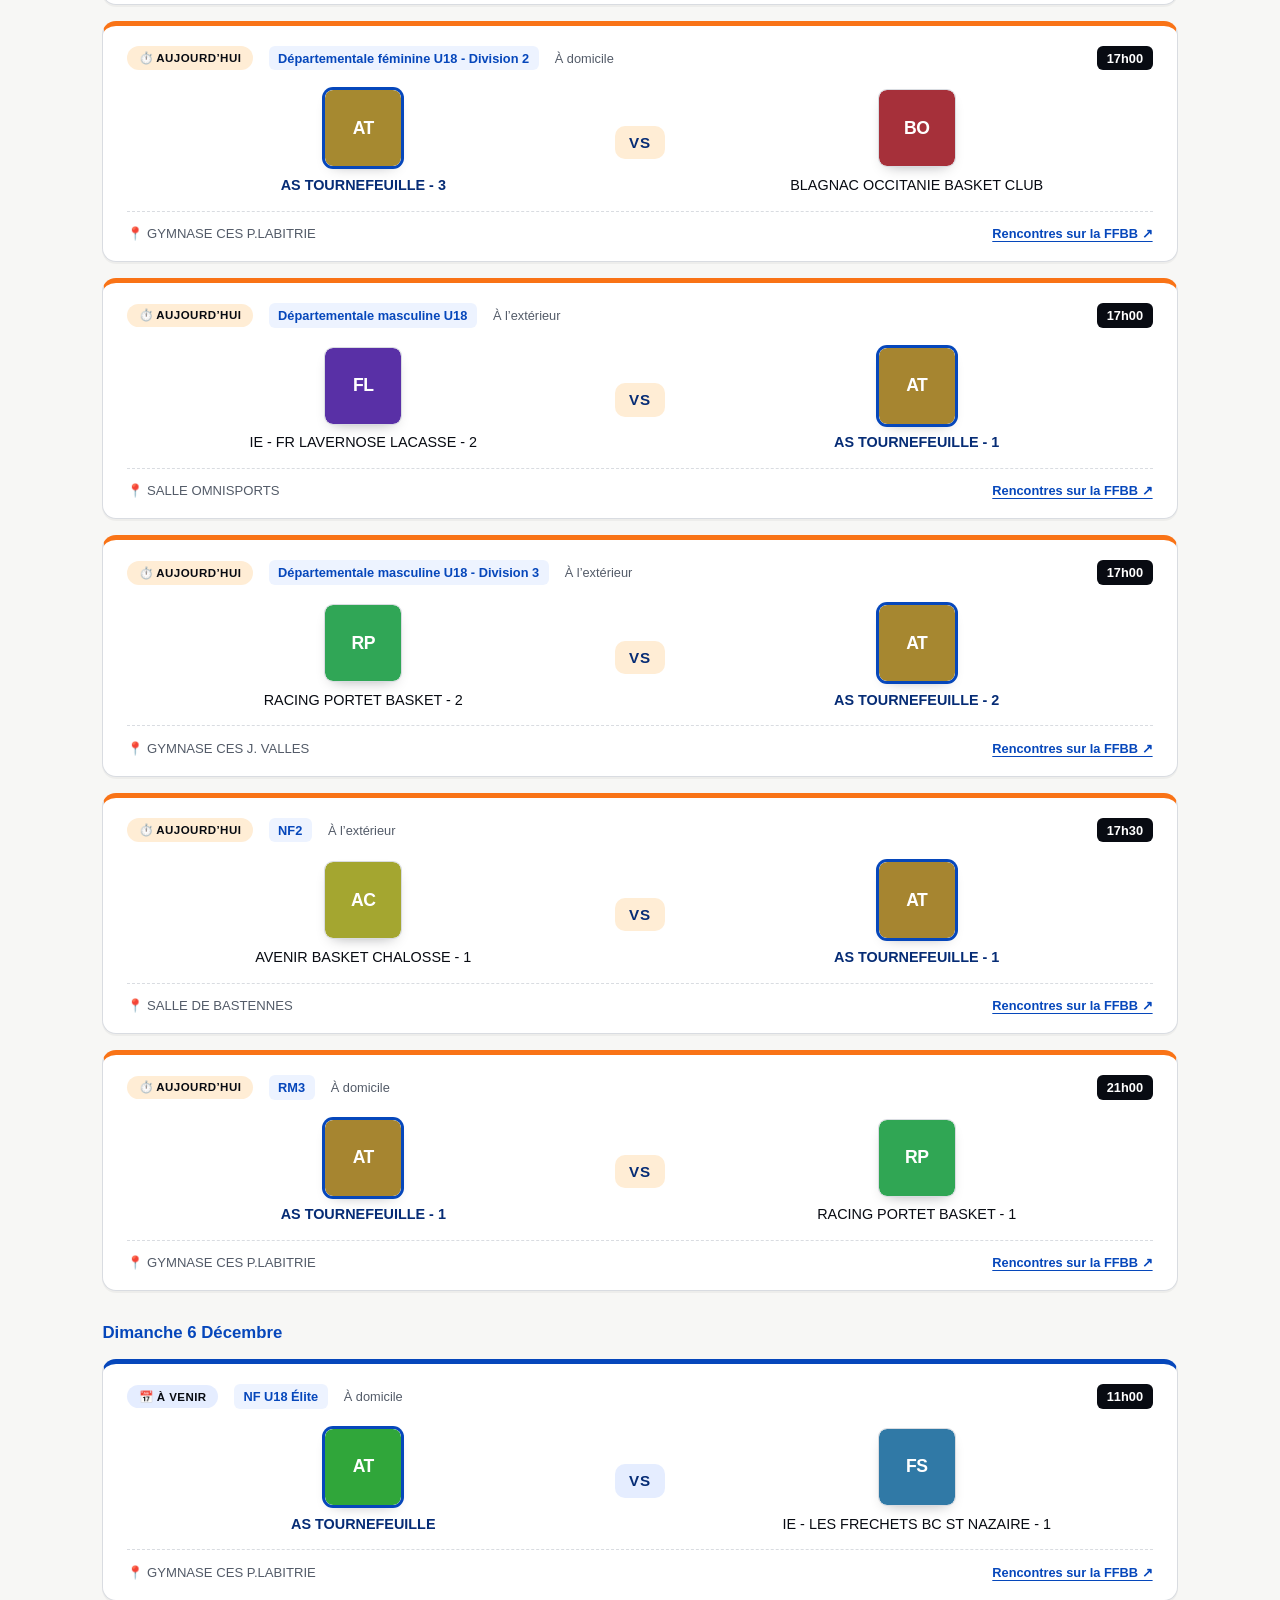
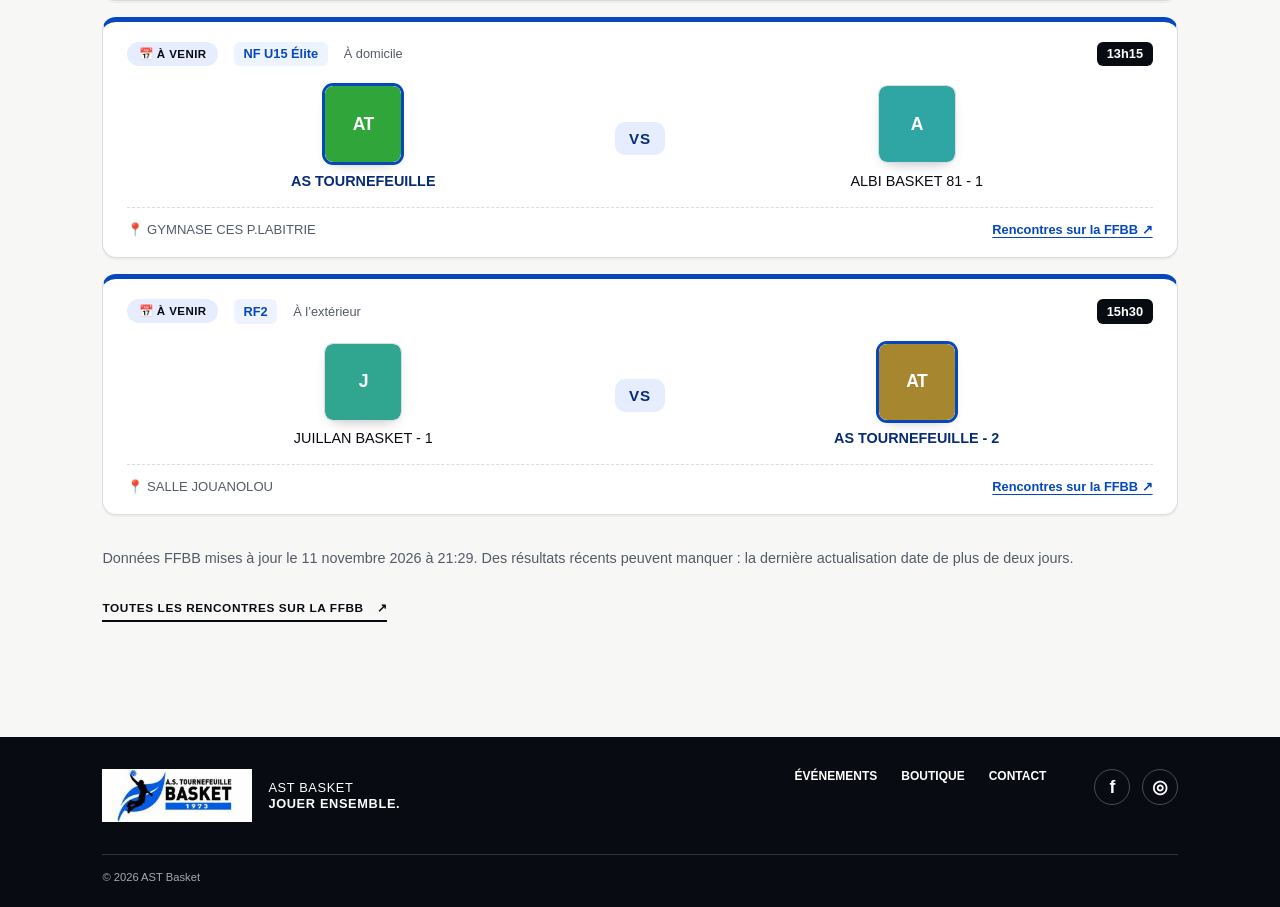
<file: calendrier.html>
<!doctype html>
<html lang="fr">
  <!-- Métadonnées de la page et feuille de styles commune au site. -->
  <head>
    <meta charset="UTF-8" />
    <meta name="viewport" content="width=device-width, initial-scale=1.0" />
    <meta name="description" content="Calendrier / Résultats — AST Basket." />
    <title>AST Basket | Calendrier / Résultats</title>
    <link rel="stylesheet" href="styles.css" />
  </head>
  <body class="inner-page">
    <!-- Accès direct au contenu pour la navigation au clavier. -->
    <a class="skip-link" href="#main-content">Aller au contenu</a>
    <!-- En-tête commun : identité du club, contact et navigation. -->
    <header class="site-header">
      <div class="utility-bar">
        <p>Le site officiel de l'AST Basket</p>
        <a href="contact.html">Nous contacter <span aria-hidden="true">↗</span></a>
      </div>

      <div class="navigation-wrap">
        <a class="brand" href="index.html" aria-label="AST Basket — accueil">
          <img class="club-logo" src="Image_AST/AST_logo_L.jpeg" alt="A.S. Tournefeuille Basket" width="250" height="87" />
        </a>

        <!-- Menu des petits écrans : script.js synchronise son ouverture et aria-expanded. -->

        <button class="menu-toggle" type="button" aria-expanded="false" aria-controls="primary-navigation">
          <span class="sr-only">Ouvrir le menu</span>
          <span></span><span></span><span></span>
        </button>

        <!-- Navigation principale ; aria-current identifie la page consultée. -->

        <nav id="primary-navigation" class="primary-navigation" aria-label="Navigation principale">
          <a href="index.html">Accueil</a>
          <!-- Sous-menu natif du club, utilisable aussi sans JavaScript. -->
          <details class="club-dropdown">
            <summary>Le Club <span aria-hidden="true">▾</span></summary>
            <div class="club-dropdown-links">
              <a href="club.html">Présentation du club</a>
              <a href="gymnases.html">Nos gymnases</a>
              <a href="basket-sante.html">Basket Santé</a>
            </div>
          </details>
          <a href="equipes.html">Les équipes</a>
          <a class="active" aria-current="page" href="calendrier.html">Calendrier / Résultats</a>
          <a href="inscription.html">Inscription</a>
          <a href="actualites.html">Actualités</a>
          <a href="evenements.html">Événements</a>
          <a href="partenaires.html">Partenaires</a>
          <a href="boutique.html">Boutique</a>
          <a href="contact.html">Contact</a>
        </nav>
      </div>
    </header>
    <!-- Contenu propre à cette page, cible du lien d’évitement. -->
    <main id="main-content">
      <!-- Section de contenu reliée à son titre accessible : match-title. -->
      <section id="calendrier" class="calendar-page section-padding" aria-labelledby="match-title">
        <p class="eyebrow">Toutes les équipes · Un seul calendrier</p>
        <h1 id="match-title">Calendrier &amp;<br /><em>résultats.</em></h1>
        <p class="page-description">Les rendez-vous de la semaine et les scores des matchs joués, toutes équipes confondues.</p>
        <!-- Zone remplacée par calendar.js ; noscript fournit une indication sans JavaScript. -->
        <div id="weekly-calendar">
          <p>Chargement des rencontres…</p>
          <noscript><p>Activez JavaScript pour parcourir le calendrier par semaine, ou consultez les rencontres sur la FFBB.</p></noscript>
        </div>
        <a class="text-link calendar-source" href="https://competitions.ffbb.com/ligues/occ/comites/0031/clubs/occ0031039" target="_blank" rel="noopener noreferrer">Toutes les rencontres sur la FFBB <span aria-hidden="true">↗</span></a>
      </section>
    </main>
    <!-- Pied de page commun : liens utiles, réseaux sociaux et copyright. -->
    <footer class="site-footer">
      <div class="footer-brand"><img class="club-logo" src="Image_AST/AST_logo_L.jpeg" alt="A.S. Tournefeuille Basket" width="250" height="87" /><p>AST Basket<br /><strong>Jouer ensemble.</strong></p></div>
            <div class="footer-links"><a href="evenements.html">Événements</a><a href="boutique.html">Boutique</a><a href="contact.html">Contact</a></div>
      <div class="footer-socials" aria-label="Réseaux sociaux de l'AST Basket">
        <a href="https://www.facebook.com/465668216798810/" target="_blank" rel="noopener noreferrer" aria-label="Suivre l'AST Basket sur Facebook">f</a>
        <a href="https://www.instagram.com/ast_basket/" target="_blank" rel="noopener noreferrer" aria-label="Suivre l'AST Basket sur Instagram">◎</a>
      </div>
      <p class="copyright">© 2026 AST Basket</p>
    </footer>
    <!-- Interactions communes chargées après le HTML pour accéder aux éléments du menu. -->
    <script src="script.js"></script>
    <!-- Charger les données avant calendar.js, qui construit le calendrier. -->
    <script src="data/calendar-data.js"></script>
    <script src="calendar.js"></script>
  </body>
</html>
</file>
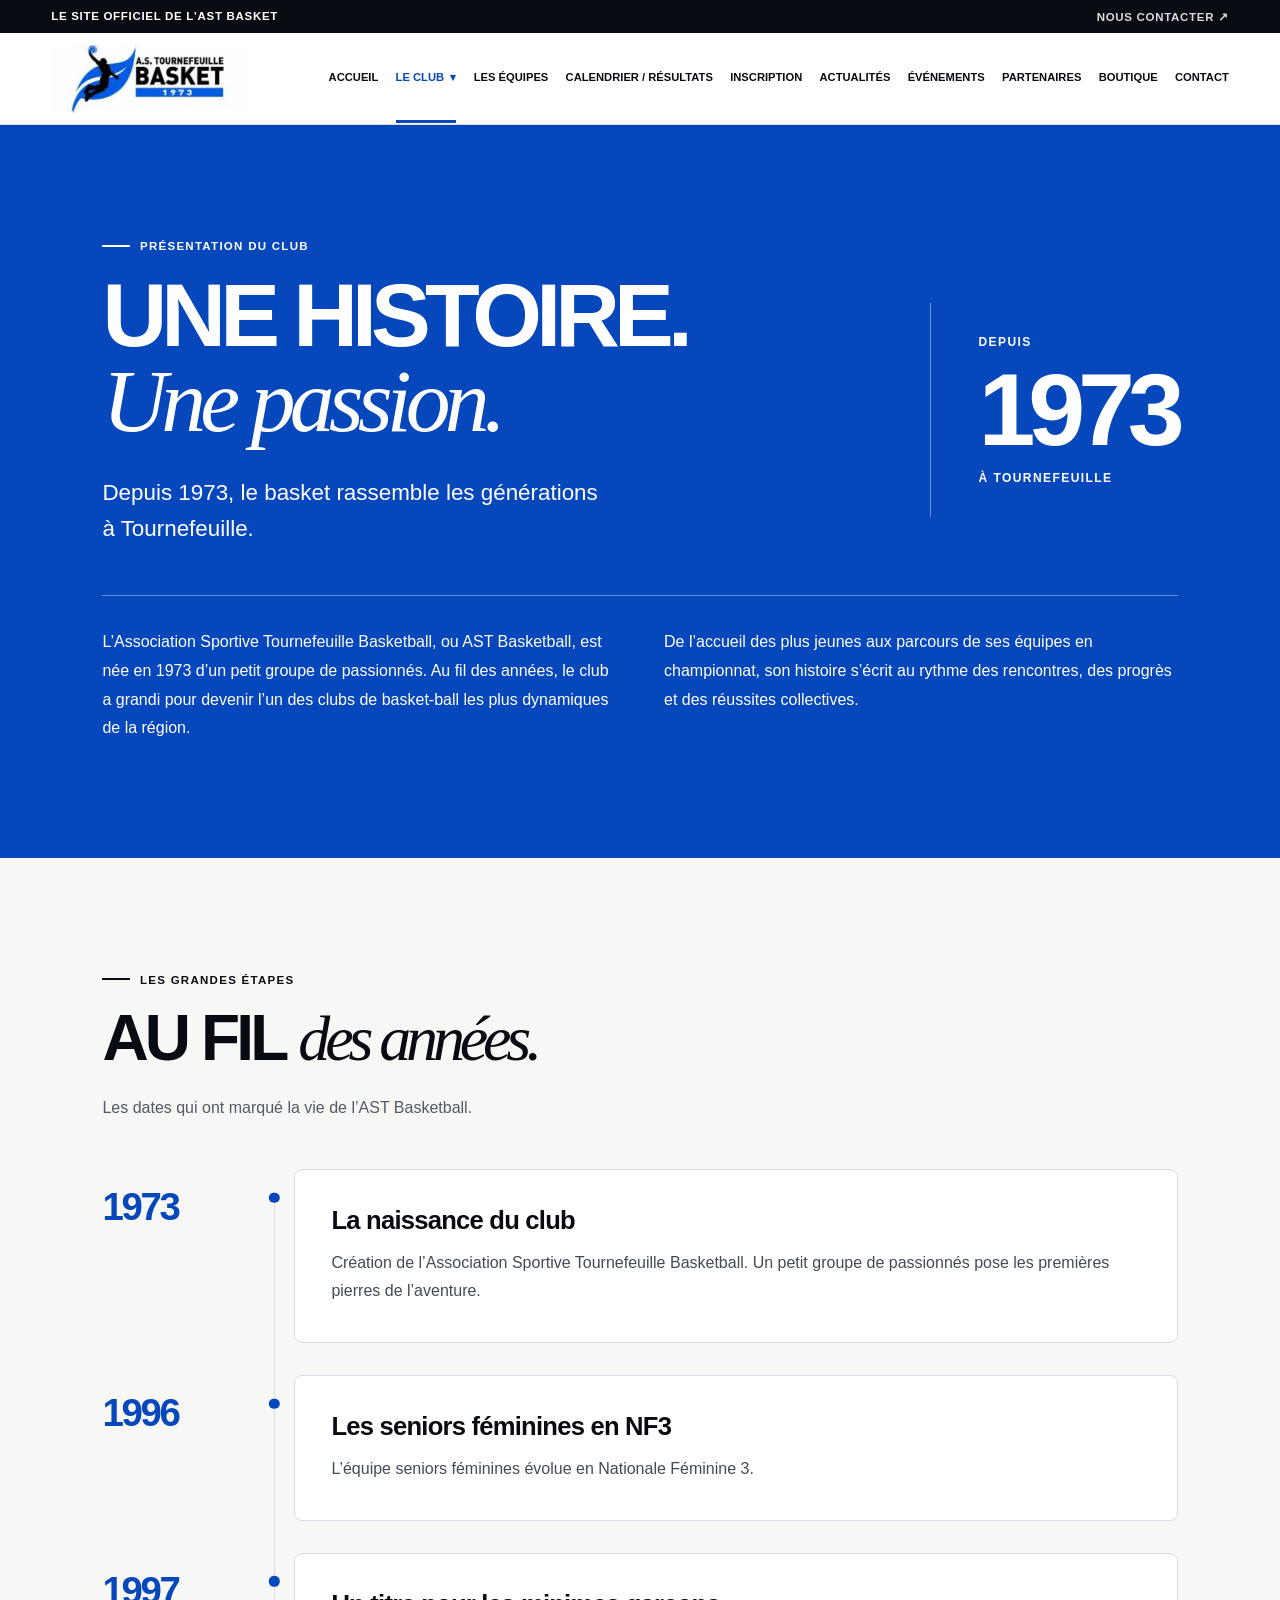
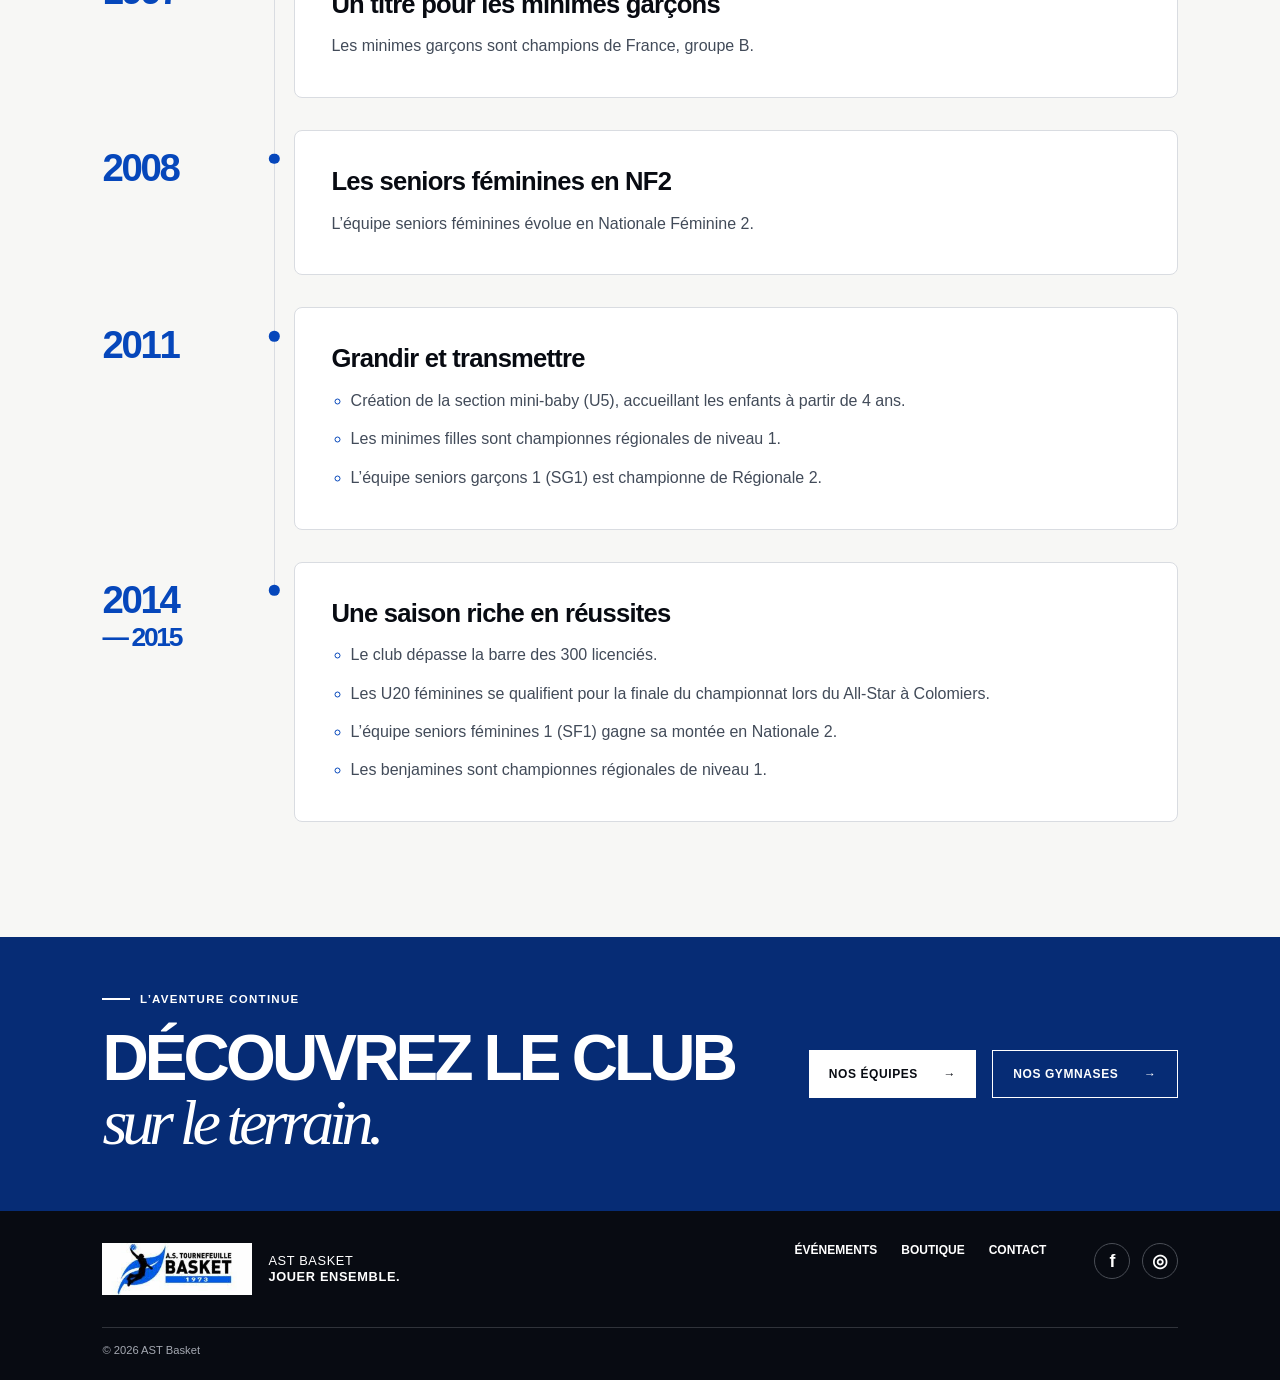
<file: club.html>
<!doctype html>
<html lang="fr">
  <!-- Métadonnées de la page et feuille de styles commune au site. -->
  <head>
    <meta charset="UTF-8" />
    <meta name="viewport" content="width=device-width, initial-scale=1.0" />
    <meta name="description" content="Présentation et histoire du club AST Basketball, fondé en 1973 à Tournefeuille." />
    <title>AST Basket | Présentation du club</title>
    <link rel="stylesheet" href="styles.css" />
  </head>
  <body class="inner-page">
    <!-- Accès direct au contenu pour la navigation au clavier. -->
    <a class="skip-link" href="#main-content">Aller au contenu</a>
    <!-- En-tête commun : identité du club, contact et navigation. -->
    <header class="site-header">
      <div class="utility-bar">
        <p>Le site officiel de l'AST Basket</p>
        <a href="contact.html">Nous contacter <span aria-hidden="true">↗</span></a>
      </div>

      <div class="navigation-wrap">
        <a class="brand" href="index.html" aria-label="AST Basket — accueil">
          <img class="club-logo" src="Image_AST/AST_logo_L.jpeg" alt="A.S. Tournefeuille Basket" width="250" height="87" />
        </a>

        <!-- Menu des petits écrans : script.js synchronise son ouverture et aria-expanded. -->

        <button class="menu-toggle" type="button" aria-expanded="false" aria-controls="primary-navigation">
          <span class="sr-only">Ouvrir le menu</span>
          <span></span><span></span><span></span>
        </button>

        <!-- Navigation principale ; aria-current identifie la page consultée. -->

        <nav id="primary-navigation" class="primary-navigation" aria-label="Navigation principale">
          <a href="index.html">Accueil</a>
          <!-- Sous-menu natif du club, utilisable aussi sans JavaScript. -->
          <details class="club-dropdown">
            <summary class="active">Le Club <span aria-hidden="true">▾</span></summary>
            <div class="club-dropdown-links">
              <a href="club.html" aria-current="page">Présentation du club</a>
              <a href="gymnases.html">Nos gymnases</a>
              <a href="basket-sante.html">Basket Santé</a>
            </div>
          </details>
          <a href="equipes.html">Les équipes</a>
          <a href="calendrier.html">Calendrier / Résultats</a>
          <a href="inscription.html">Inscription</a>
          <a href="actualites.html">Actualités</a>
          <a href="evenements.html">Événements</a>
          <a href="partenaires.html">Partenaires</a>
          <a href="boutique.html">Boutique</a>
          <a href="contact.html">Contact</a>
        </nav>
      </div>
    </header>
    <main id="main-content" class="club-presentation">
      <!-- Section de contenu reliée à son titre accessible : club-title. -->
      <section class="club-intro section-padding" aria-labelledby="club-title">
        <p class="eyebrow">Présentation du club</p>
        <div class="club-intro-grid">
          <div><h1 id="club-title">Une histoire.<br /><em>Une passion.</em></h1><p class="club-lead">Depuis 1973, le basket rassemble les générations à Tournefeuille.</p></div>
          <div class="club-founded"><span>Depuis</span><strong>1973</strong><span>À Tournefeuille</span></div>
        </div>
        <div class="club-intro-copy">
          <p>L’Association Sportive Tournefeuille Basketball, ou AST Basketball, est née en 1973 d’un petit groupe de passionnés. Au fil des années, le club a grandi pour devenir l’un des clubs de basket-ball les plus dynamiques de la région.</p>
          <p>De l’accueil des plus jeunes aux parcours de ses équipes en championnat, son histoire s’écrit au rythme des rencontres, des progrès et des réussites collectives.</p>
        </div>
      </section>
      <!-- Section de contenu reliée à son titre accessible : history-title. -->
      <section class="club-history section-padding" aria-labelledby="history-title">
        <div class="club-history-heading"><p class="eyebrow">Les grandes étapes</p><h2 id="history-title">Au fil <em>des années.</em></h2><p>Les dates qui ont marqué la vie de l’AST Basketball.</p></div>
        <ol class="history-timeline">
          <li class="history-step"><p class="history-date">1973</p><article class="history-card"><h3>La naissance du club</h3><p>Création de l’Association Sportive Tournefeuille Basketball. Un petit groupe de passionnés pose les premières pierres de l’aventure.</p></article></li>
          <li class="history-step"><p class="history-date">1996</p><article class="history-card"><h3>Les seniors féminines en NF3</h3><p>L’équipe seniors féminines évolue en Nationale Féminine 3.</p></article></li>
          <li class="history-step"><p class="history-date">1997</p><article class="history-card"><h3>Un titre pour les minimes garçons</h3><p>Les minimes garçons sont champions de France, groupe B.</p></article></li>
          <li class="history-step"><p class="history-date">2008</p><article class="history-card"><h3>Les seniors féminines en NF2</h3><p>L’équipe seniors féminines évolue en Nationale Féminine 2.</p></article></li>
          <li class="history-step"><p class="history-date">2011</p><article class="history-card"><h3>Grandir et transmettre</h3><ul><li>Création de la section mini-baby (U5), accueillant les enfants à partir de 4 ans.</li><li>Les minimes filles sont championnes régionales de niveau 1.</li><li>L’équipe seniors garçons 1 (SG1) est championne de Régionale 2.</li></ul></article></li>
          <li class="history-step"><p class="history-date">2014<span>— 2015</span></p><article class="history-card"><h3>Une saison riche en réussites</h3><ul><li>Le club dépasse la barre des 300 licenciés.</li><li>Les U20 féminines se qualifient pour la finale du championnat lors du All-Star à Colomiers.</li><li>L’équipe seniors féminines 1 (SF1) gagne sa montée en Nationale 2.</li><li>Les benjamines sont championnes régionales de niveau 1.</li></ul></article></li>
        </ol>
      </section>
      <!-- Section de contenu reliée à son titre accessible : discover-title. -->
      <section class="club-discover" aria-labelledby="discover-title">
        <div><p class="eyebrow">L’aventure continue</p><h2 id="discover-title">Découvrez le club<br /><em>sur le terrain.</em></h2></div>
        <div class="club-discover-links"><a class="button button-light" href="equipes.html">Nos équipes <span aria-hidden="true">→</span></a><a class="button button-outline" href="gymnases.html">Nos gymnases <span aria-hidden="true">→</span></a></div>
      </section>
    </main>
    <!-- Pied de page commun : liens utiles, réseaux sociaux et copyright. -->
    <footer class="site-footer">
      <div class="footer-brand"><img class="club-logo" src="Image_AST/AST_logo_L.jpeg" alt="A.S. Tournefeuille Basket" width="250" height="87" /><p>AST Basket<br /><strong>Jouer ensemble.</strong></p></div>
            <div class="footer-links"><a href="evenements.html">Événements</a><a href="boutique.html">Boutique</a><a href="contact.html">Contact</a></div>
      <div class="footer-socials" aria-label="Réseaux sociaux de l'AST Basket">
        <a href="https://www.facebook.com/465668216798810/" target="_blank" rel="noopener noreferrer" aria-label="Suivre l'AST Basket sur Facebook">f</a>
        <a href="https://www.instagram.com/ast_basket/" target="_blank" rel="noopener noreferrer" aria-label="Suivre l'AST Basket sur Instagram">◎</a>
      </div>
      <p class="copyright">© 2026 AST Basket</p>
    </footer>
    <!-- Interactions communes chargées après le HTML pour accéder aux éléments du menu. -->
    <script src="script.js"></script>
  </body>
</html>
</file>
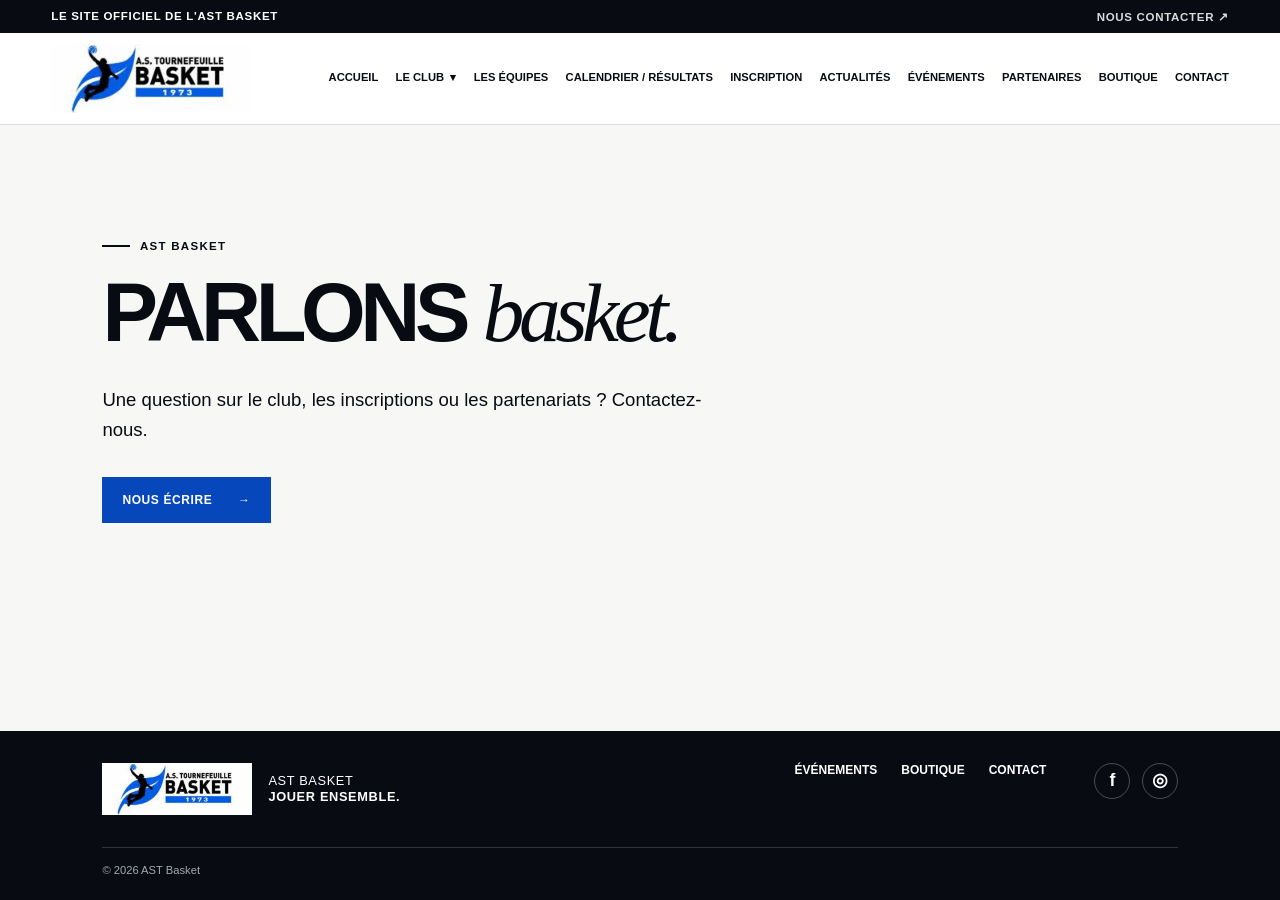
<file: contact.html>
<!doctype html>
<html lang="fr">
  <!-- Métadonnées de la page et feuille de styles commune au site. -->
  <head>
    <meta charset="UTF-8" />
    <meta name="viewport" content="width=device-width, initial-scale=1.0" />
    <meta name="description" content="Contact — AST Basket." />
    <title>AST Basket | Contact</title>
    <link rel="stylesheet" href="styles.css" />
  </head>
  <body class="inner-page">
    <!-- Accès direct au contenu pour la navigation au clavier. -->
    <a class="skip-link" href="#main-content">Aller au contenu</a>
    <!-- En-tête commun : identité du club, contact et navigation. -->
    <header class="site-header">
      <div class="utility-bar">
        <p>Le site officiel de l'AST Basket</p>
        <a class="active" aria-current="page" href="contact.html">Nous contacter <span aria-hidden="true">↗</span></a>
      </div>

      <div class="navigation-wrap">
        <a class="brand" href="index.html" aria-label="AST Basket — accueil">
          <img class="club-logo" src="Image_AST/AST_logo_L.jpeg" alt="A.S. Tournefeuille Basket" width="250" height="87" />
        </a>

        <!-- Menu des petits écrans : script.js synchronise son ouverture et aria-expanded. -->

        <button class="menu-toggle" type="button" aria-expanded="false" aria-controls="primary-navigation">
          <span class="sr-only">Ouvrir le menu</span>
          <span></span><span></span><span></span>
        </button>

        <!-- Navigation principale ; aria-current identifie la page consultée. -->

        <nav id="primary-navigation" class="primary-navigation" aria-label="Navigation principale">
          <a href="index.html">Accueil</a>
          <!-- Sous-menu natif du club, utilisable aussi sans JavaScript. -->
          <details class="club-dropdown">
            <summary>Le Club <span aria-hidden="true">▾</span></summary>
            <div class="club-dropdown-links">
              <a href="club.html">Présentation du club</a>
              <a href="gymnases.html">Nos gymnases</a>
              <a href="basket-sante.html">Basket Santé</a>
            </div>
          </details>
          <a href="equipes.html">Les équipes</a>
          <a href="calendrier.html">Calendrier / Résultats</a>
          <a href="inscription.html">Inscription</a>
          <a href="actualites.html">Actualités</a>
          <a href="evenements.html">Événements</a>
          <a href="partenaires.html">Partenaires</a>
          <a href="boutique.html">Boutique</a>
          <a href="contact.html">Contact</a>
        </nav>
      </div>
    </header>
    <!-- Contenu propre à cette page, cible du lien d’évitement. -->
    <main id="main-content">
      <!-- Section de contenu reliée à son titre accessible : page-title. -->
      <section id="contact" class="simple-page section-padding" aria-labelledby="page-title">
        <p class="eyebrow">AST Basket</p>
        <h1 id="page-title">Parlons <em>basket.</em></h1>
        <p class="page-description">Une question sur le club, les inscriptions ou les partenariats ? Contactez-nous.</p>
        <a class="button button-blue" href="mailto:contact@tournefeuillebasket.fr">Nous écrire <span aria-hidden="true">→</span></a>
      </section>
    </main>
    <!-- Pied de page commun : liens utiles, réseaux sociaux et copyright. -->
    <footer class="site-footer">
      <div class="footer-brand"><img class="club-logo" src="Image_AST/AST_logo_L.jpeg" alt="A.S. Tournefeuille Basket" width="250" height="87" /><p>AST Basket<br /><strong>Jouer ensemble.</strong></p></div>
            <div class="footer-links"><a href="evenements.html">Événements</a><a href="boutique.html">Boutique</a><a href="contact.html">Contact</a></div>
      <div class="footer-socials" aria-label="Réseaux sociaux de l'AST Basket">
        <a href="https://www.facebook.com/465668216798810/" target="_blank" rel="noopener noreferrer" aria-label="Suivre l'AST Basket sur Facebook">f</a>
        <a href="https://www.instagram.com/ast_basket/" target="_blank" rel="noopener noreferrer" aria-label="Suivre l'AST Basket sur Instagram">◎</a>
      </div>
      <p class="copyright">© 2026 AST Basket</p>
    </footer>
    <!-- Interactions communes chargées après le HTML pour accéder aux éléments du menu. -->
    <script src="script.js"></script>
  </body>
</html>
</file>
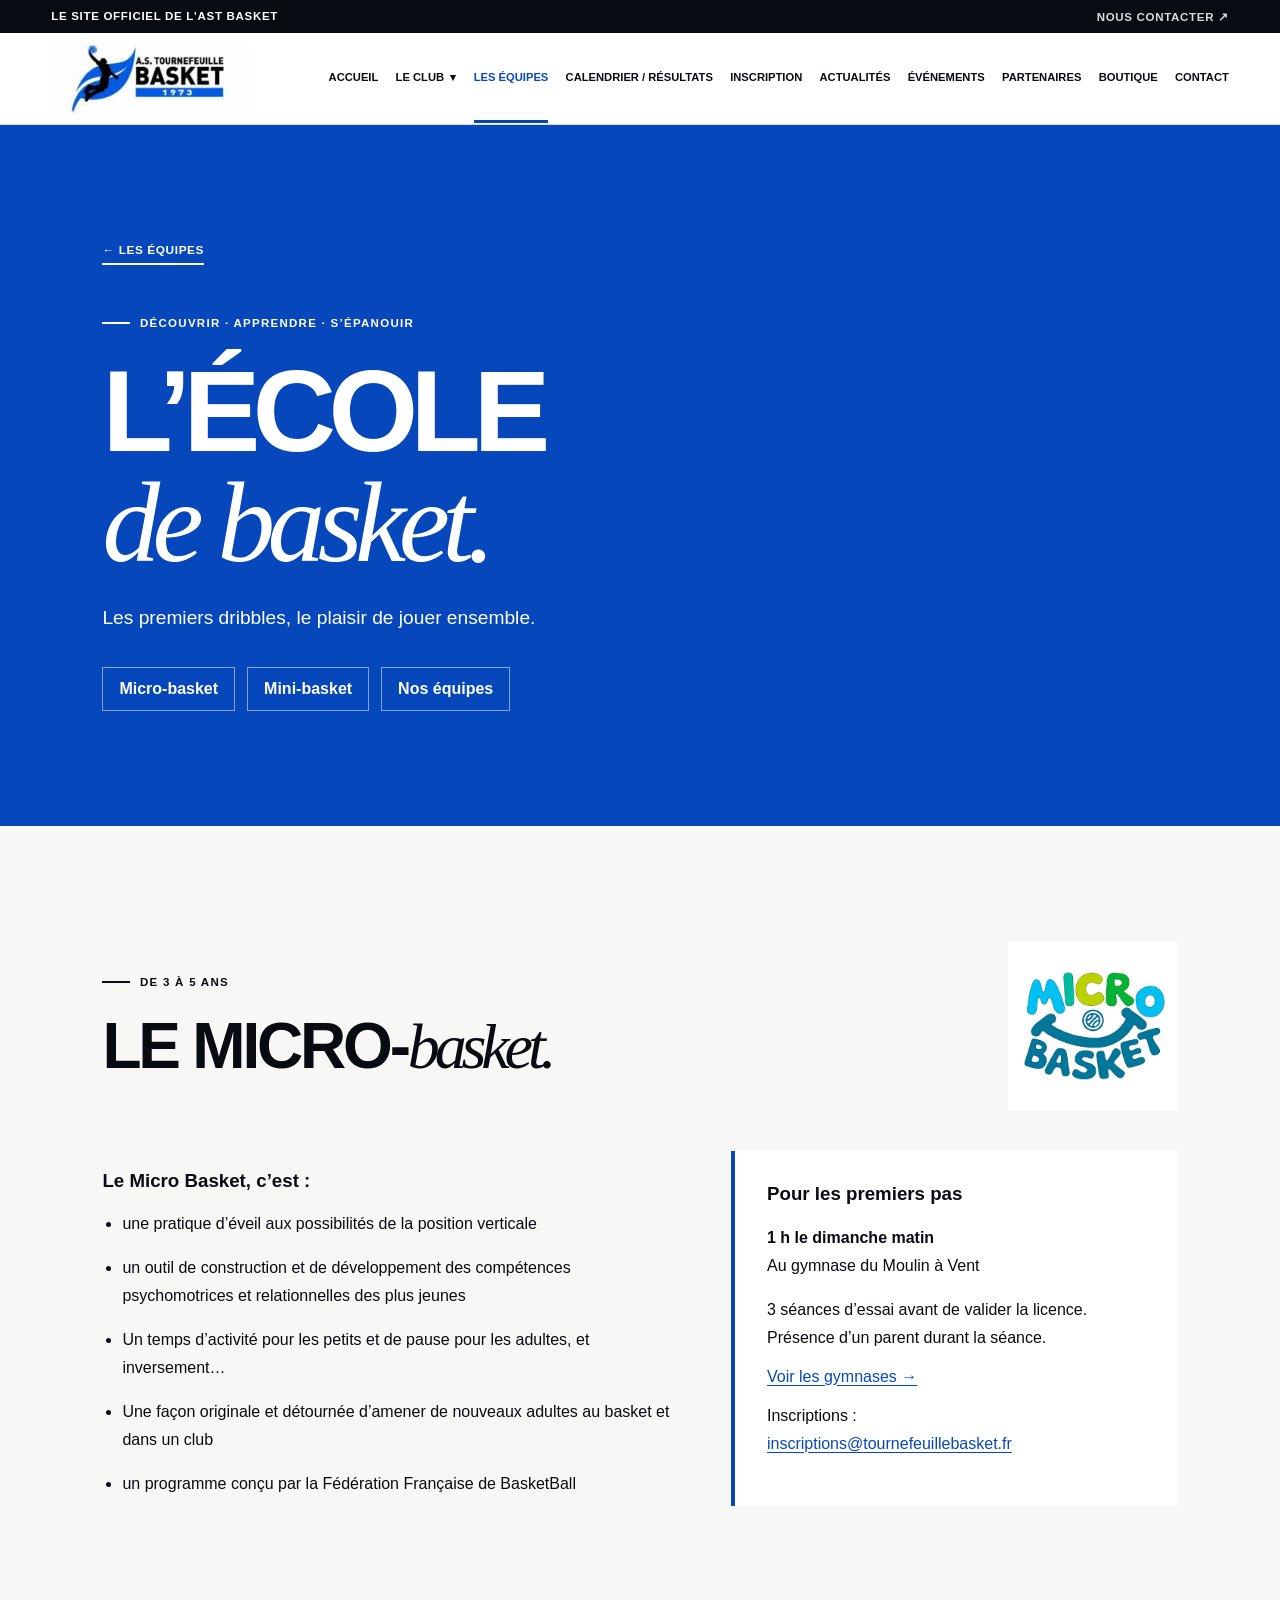
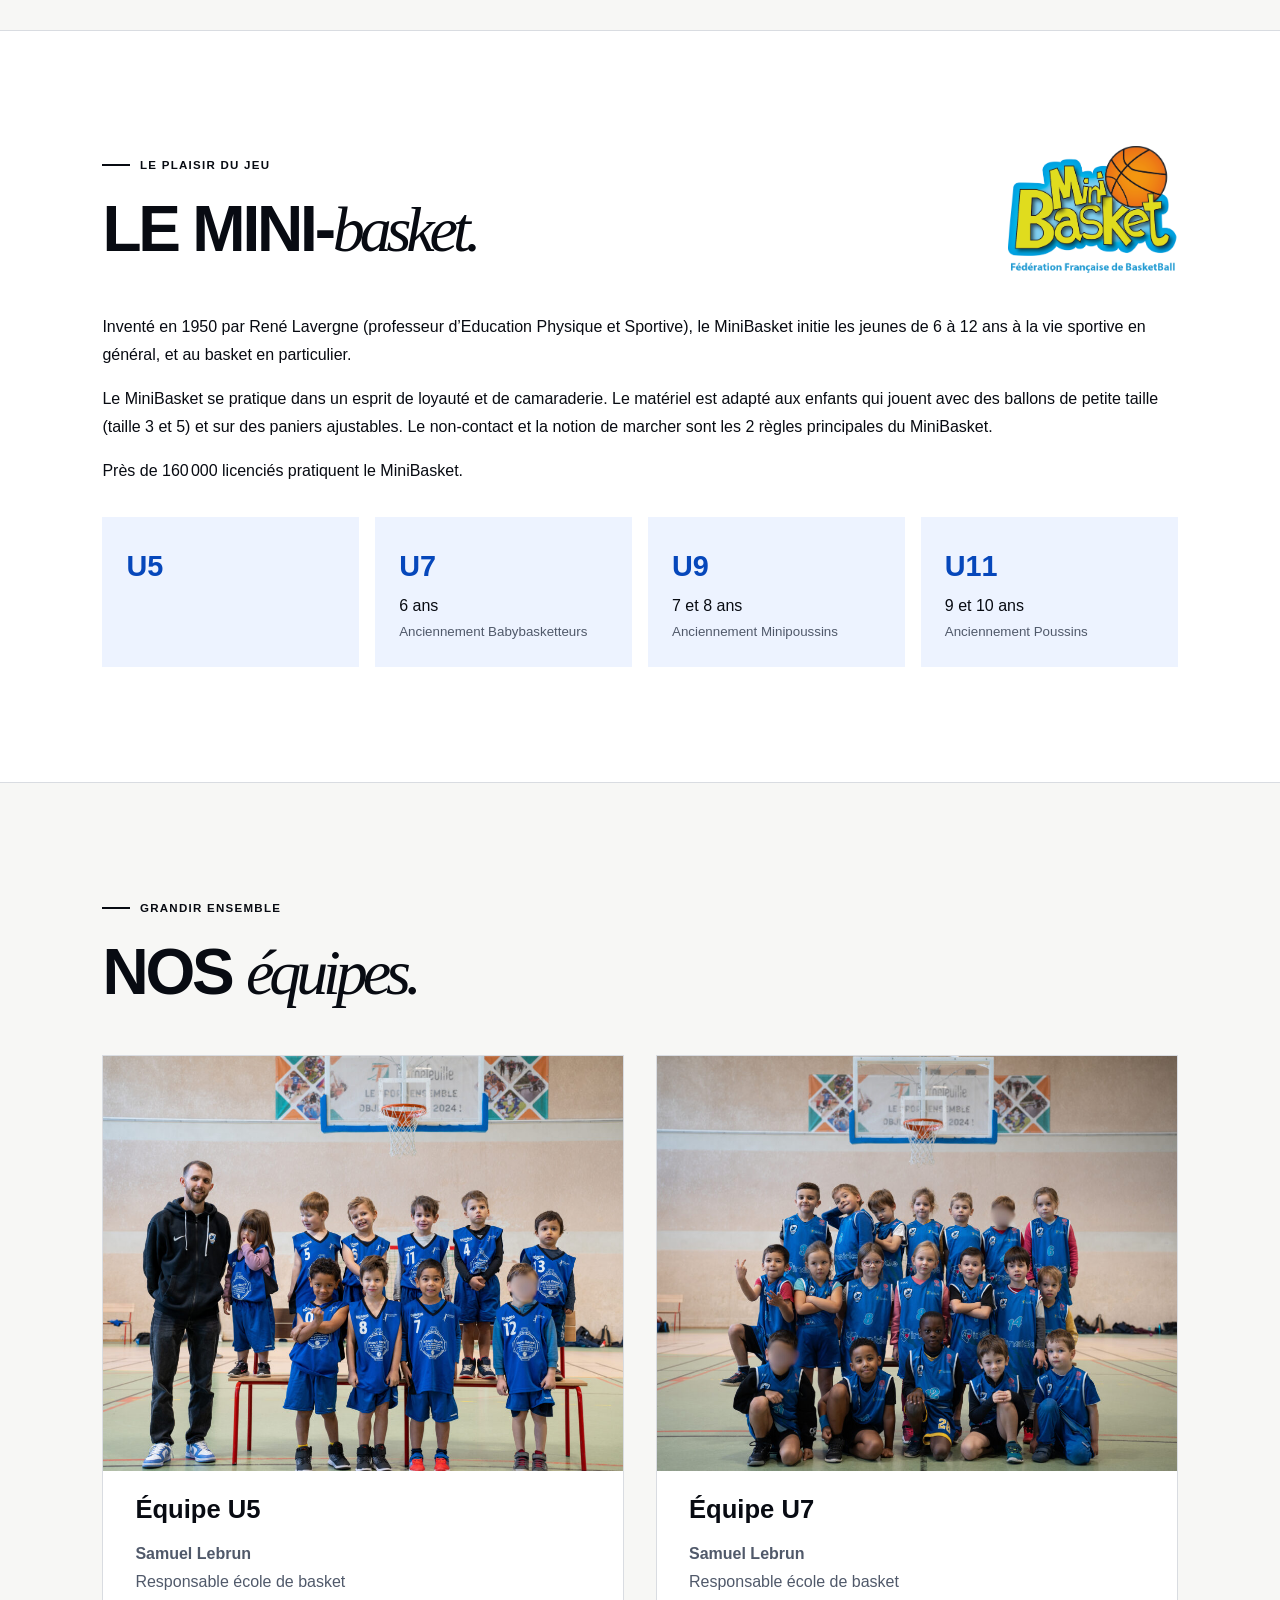
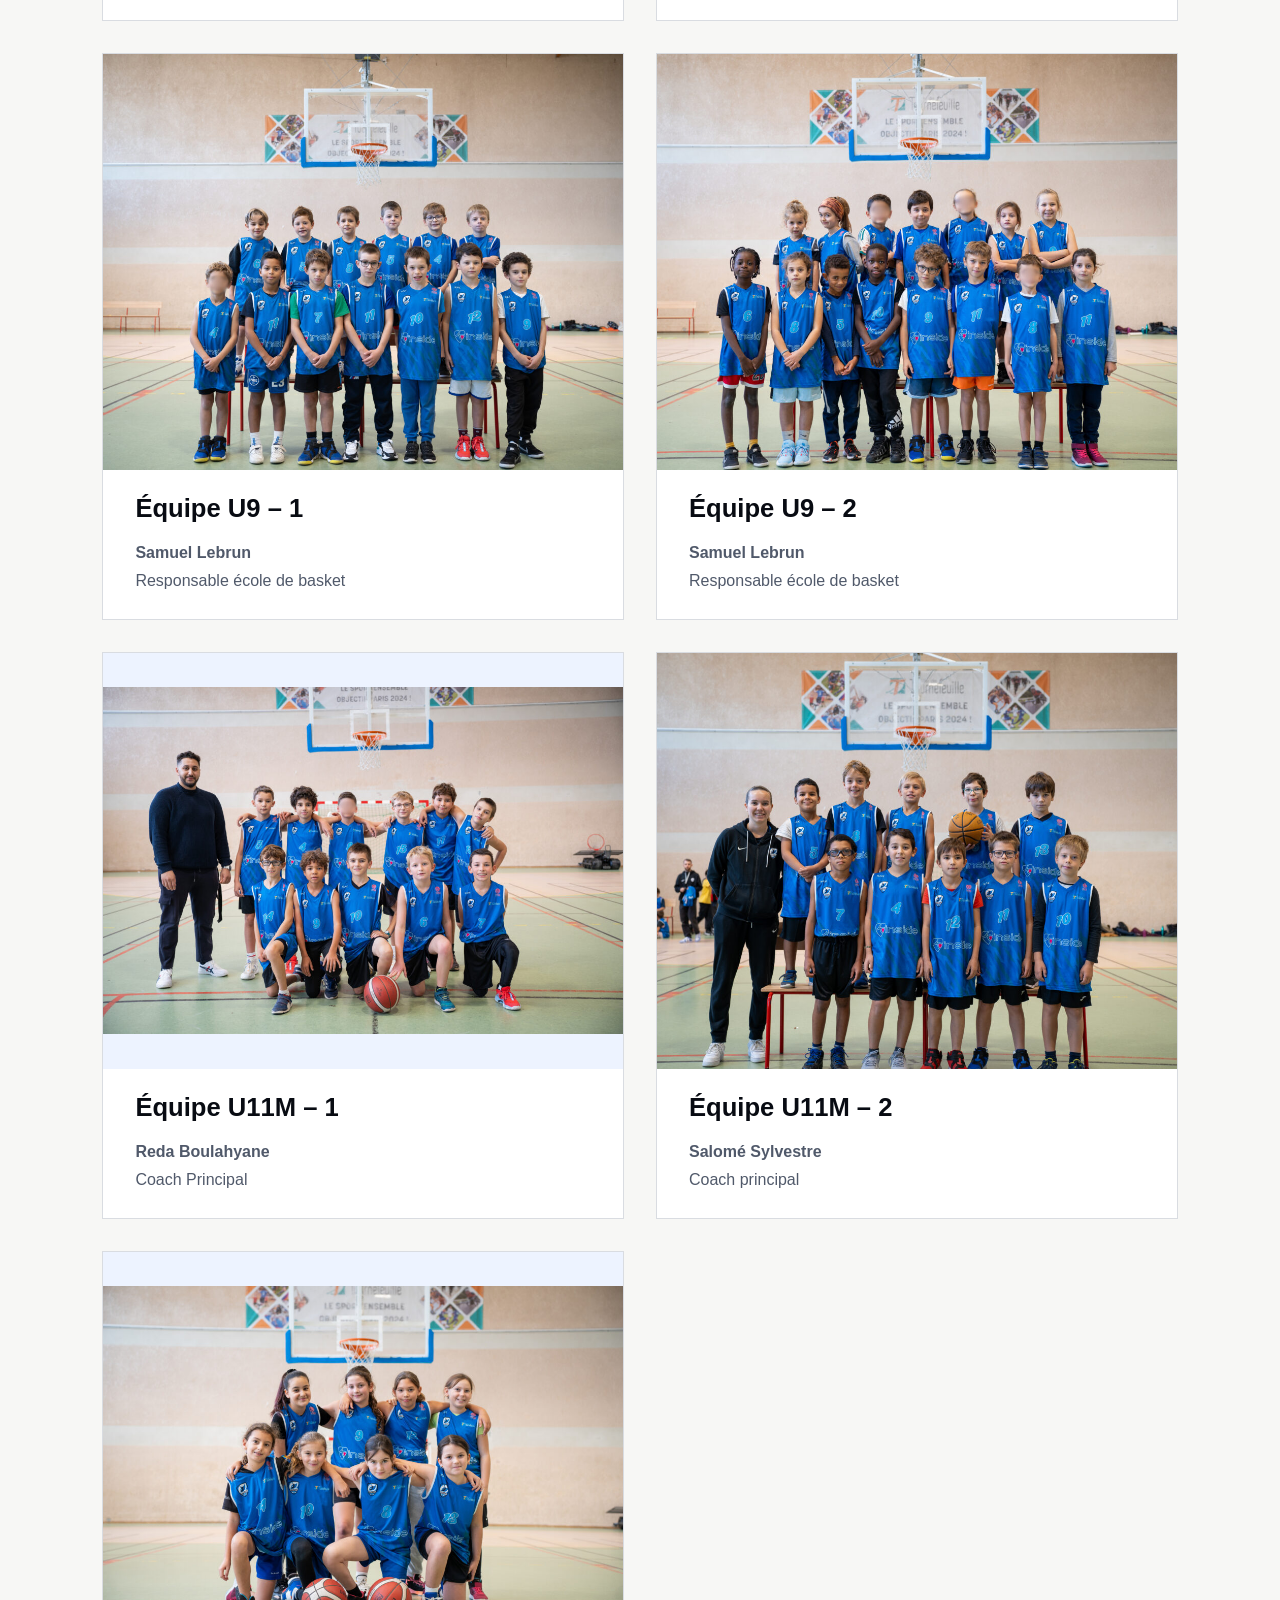
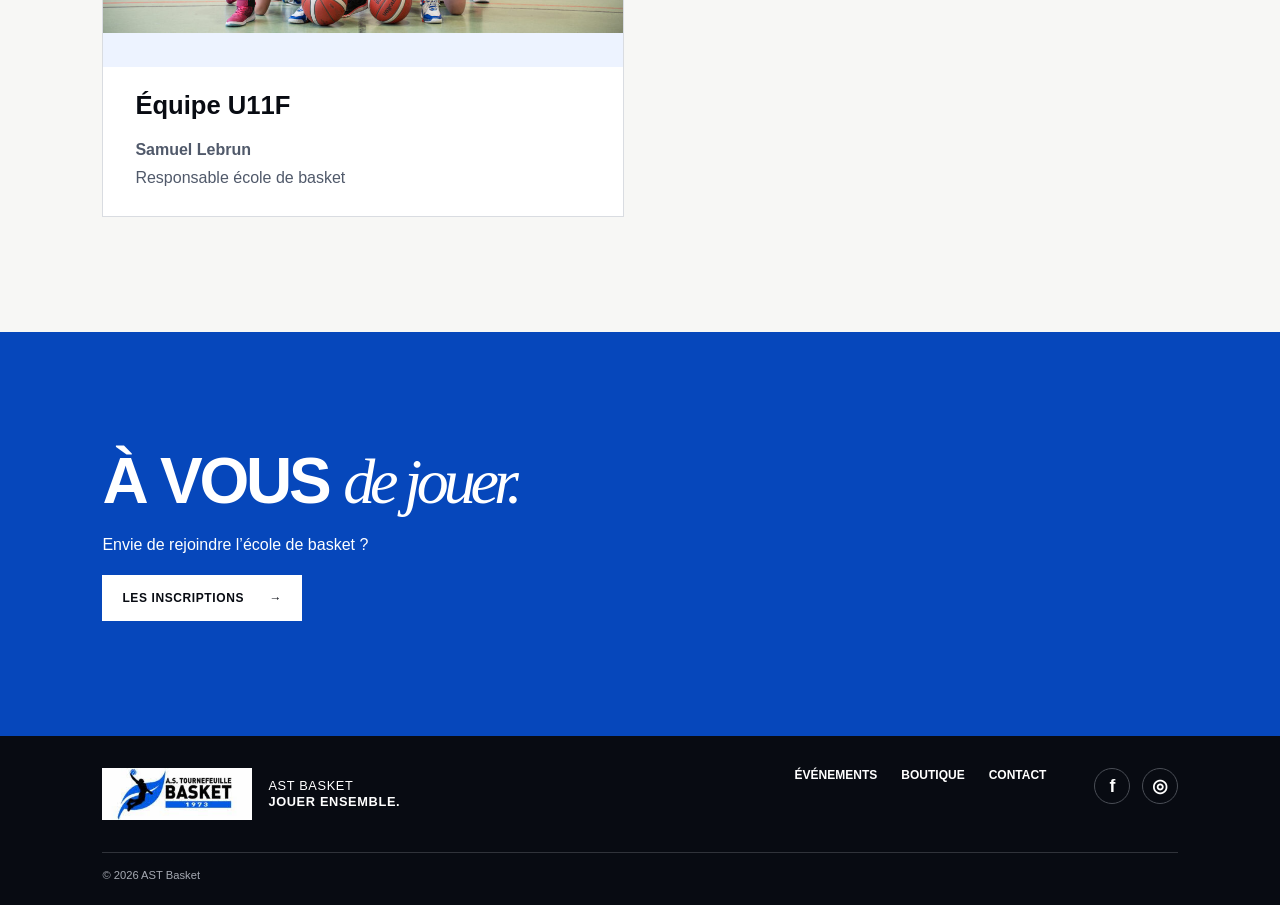
<file: ecole-de-basket.html>
<!doctype html>
<html lang="fr">
  <!-- Métadonnées de la page et feuille de styles commune au site. -->
  <head>
    <meta charset="UTF-8" />
    <meta name="viewport" content="width=device-width, initial-scale=1.0" />
    <meta name="description" content="Le micro-basket et le mini-basket à l’AST : découvrir le basket, les équipes U5 à U11 et les informations pratiques." />
    <title>AST Basket | École de basket</title>
    <link rel="stylesheet" href="styles.css" />
    <link rel="stylesheet" href="ecole-de-basket.css" />
  </head>
  <body class="inner-page">
    <!-- Accès direct au contenu pour la navigation au clavier. -->
    <a class="skip-link" href="#main-content">Aller au contenu</a>
    <!-- En-tête commun : identité du club, contact et navigation. -->
    <header class="site-header">
      <div class="utility-bar">
        <p>Le site officiel de l'AST Basket</p>
        <a href="contact.html">Nous contacter <span aria-hidden="true">↗</span></a>
      </div>

      <div class="navigation-wrap">
        <a class="brand" href="index.html" aria-label="AST Basket — accueil">
          <img class="club-logo" src="Image_AST/AST_logo_L.jpeg" alt="A.S. Tournefeuille Basket" width="250" height="87" />
        </a>

        <!-- Menu des petits écrans : script.js synchronise son ouverture et aria-expanded. -->

        <button class="menu-toggle" type="button" aria-expanded="false" aria-controls="primary-navigation">
          <span class="sr-only">Ouvrir le menu</span>
          <span></span><span></span><span></span>
        </button>

        <!-- Navigation principale ; aria-current identifie la page consultée. -->

        <nav id="primary-navigation" class="primary-navigation" aria-label="Navigation principale">
          <a href="index.html">Accueil</a>
          <!-- Sous-menu natif du club, utilisable aussi sans JavaScript. -->
          <details class="club-dropdown">
            <summary>Le Club <span aria-hidden="true">▾</span></summary>
            <div class="club-dropdown-links">
              <a href="club.html">Présentation du club</a>
              <a href="gymnases.html">Nos gymnases</a>
              <a href="basket-sante.html">Basket Santé</a>
            </div>
          </details>
          <a class="active" href="equipes.html">Les équipes</a>
          <a href="calendrier.html">Calendrier / Résultats</a>
          <a href="inscription.html">Inscription</a>
          <a href="actualites.html">Actualités</a>
          <a href="evenements.html">Événements</a>
          <a href="partenaires.html">Partenaires</a>
          <a href="boutique.html">Boutique</a>
          <a href="contact.html">Contact</a>
        </nav>
      </div>
    </header>
    <!-- Contenu propre à cette page, cible du lien d’évitement. -->
    <main id="main-content" class="school-page">
<!-- Zone générée : modifier les sources TXT/JSON puis lancer scripts/export-ecole-de-basket.mjs. -->
<!-- SCHOOL:START -->
      <section class="school-intro section-padding" aria-labelledby="school-page-title">
        <a class="text-link" href="equipes.html">← Les équipes</a>
        <p class="eyebrow">Découvrir · Apprendre · S’épanouir</p>
        <h1 id="school-page-title">L’école<br /><em>de basket.</em></h1>
        <p class="school-lead">Les premiers dribbles, le plaisir de jouer ensemble.</p>
        <nav class="school-sections" aria-label="Les rubriques de l’école de basket"><a href="#micro-basket">Micro-basket</a><a href="#mini-basket">Mini-basket</a><a href="#school-teams">Nos équipes</a></nav>
      </section>
      <section id="micro-basket" class="school-section section-padding" aria-labelledby="micro-title">
        <div class="school-heading"><div><p class="eyebrow">De 3 à 5 ans</p><h2 id="micro-title">Le micro-<em>basket.</em></h2></div><img class="school-logo" src="Image_AST/ecole-de-basket/micro_basket.png" alt="Logo Micro Basket" loading="lazy" decoding="async" /></div>
        <div class="school-micro-grid"><div><h3>Le Micro Basket, c’est :</h3><ul class="school-benefits"><li>une pratique d’éveil aux possibilités de la position verticale</li><li>un outil de construction et de développement des compétences psychomotrices et relationnelles des plus jeunes</li><li>Un temps d’activité pour les petits et de pause pour les adultes, et inversement…</li><li>Une façon originale et détournée d’amener de nouveaux adultes au basket et dans un club</li><li>un programme conçu par la Fédération Française de BasketBall</li></ul></div>
          <aside class="school-practical" aria-labelledby="school-practical-title"><h3 id="school-practical-title">Pour les premiers pas</h3><p><strong>1 h le dimanche matin</strong><br />Au gymnase du Moulin à Vent</p><p>3 séances d’essai avant de valider la licence. Présence d’un parent durant la séance.</p><a href="gymnases.html">Voir les gymnases →</a><p>Inscriptions :<br /><a href="mailto:inscriptions@tournefeuillebasket.fr">inscriptions@tournefeuillebasket.fr</a></p></aside></div>
      </section>
      <section id="mini-basket" class="school-section school-mini section-padding" aria-labelledby="mini-title">
        <div class="school-heading"><div><p class="eyebrow">Le plaisir du jeu</p><h2 id="mini-title">Le mini-<em>basket.</em></h2></div><img class="school-logo" src="Image_AST/ecole-de-basket/LogoMiniBasket-FFBB.officiel.png" alt="Logo MiniBasket FFBB" loading="lazy" decoding="async" /></div>
        <p>Inventé en 1950 par René Lavergne (professeur d’Education Physique et Sportive), le MiniBasket initie les jeunes de 6 à 12 ans à la vie sportive en général, et au basket en particulier.</p><p>Le MiniBasket se pratique dans un esprit de loyauté et de camaraderie. Le matériel est adapté aux enfants qui jouent avec des ballons de petite taille (taille 3 et 5) et sur des paniers ajustables. Le non-contact et la notion de marcher sont les 2 règles principales du MiniBasket.</p>
        <p>Près de 160 000 licenciés pratiquent le MiniBasket.</p>
        <ul class="school-ages"><li><strong>U5</strong></li><li><strong>U7</strong><span>6 ans</span><small>Anciennement Babybasketteurs</small></li><li><strong>U9</strong><span>7 et 8 ans</span><small>Anciennement Minipoussins</small></li><li><strong>U11</strong><span>9 et 10 ans</span><small>Anciennement Poussins</small></li></ul>
      </section>
      <section id="school-teams" class="school-section section-padding" aria-labelledby="school-teams-title"><p class="eyebrow">Grandir ensemble</p><h2 id="school-teams-title">Nos <em>équipes.</em></h2>
        <div class="school-team-grid"><article class="school-team"><img class="school-team-photo" src="Image_AST/ecole-de-basket/U5_flou-1024x819.jpg" alt="Équipe U5 de l’AST Basket — photo publiée par le club" loading="lazy" decoding="async" /><div class="school-team-copy"><h3>Équipe U5</h3><p><strong>Samuel Lebrun</strong><br />Responsable école de basket</p></div></article><article class="school-team"><img class="school-team-photo" src="Image_AST/ecole-de-basket/U7_flou-1024x819.jpg" alt="Équipe U7 de l’AST Basket — photo publiée par le club" loading="lazy" decoding="async" /><div class="school-team-copy"><h3>Équipe U7</h3><p><strong>Samuel Lebrun</strong><br />Responsable école de basket</p></div></article><article class="school-team"><img class="school-team-photo" src="Image_AST/ecole-de-basket/U9_1_flou-1024x819.jpg" alt="Équipe U9 – 1 de l’AST Basket — photo publiée par le club" loading="lazy" decoding="async" /><div class="school-team-copy"><h3>Équipe U9 – 1</h3><p><strong>Samuel Lebrun</strong><br />Responsable école de basket</p></div></article><article class="school-team"><img class="school-team-photo" src="Image_AST/ecole-de-basket/U9_2_flou-1024x819.jpg" alt="Équipe U9 – 2 de l’AST Basket — photo publiée par le club" loading="lazy" decoding="async" /><div class="school-team-copy"><h3>Équipe U9 – 2</h3><p><strong>Samuel Lebrun</strong><br />Responsable école de basket</p></div></article><article class="school-team"><img class="school-team-photo" src="Image_AST/ecole-de-basket/U11_1_flou-1024x683.jpg" alt="Équipe U11M – 1 de l’AST Basket — photo publiée par le club" loading="lazy" decoding="async" /><div class="school-team-copy"><h3>Équipe U11M – 1</h3><p><strong>Reda Boulahyane</strong><br />Coach Principal</p></div></article><article class="school-team"><img class="school-team-photo" src="Image_AST/ecole-de-basket/U11_2_flou-1024x819.jpg" alt="Équipe U11M – 2 de l’AST Basket — photo publiée par le club" loading="lazy" decoding="async" /><div class="school-team-copy"><h3>Équipe U11M – 2</h3><p><strong>Salomé Sylvestre</strong><br />Coach principal</p></div></article><article class="school-team"><img class="school-team-photo" src="Image_AST/ecole-de-basket/U11F_flou-1024x683.jpg" alt="Équipe U11F de l’AST Basket — photo publiée par le club" loading="lazy" decoding="async" /><div class="school-team-copy"><h3>Équipe U11F</h3><p><strong>Samuel Lebrun</strong><br />Responsable école de basket</p></div></article></div>
      </section>
      <section class="school-join section-padding" aria-labelledby="school-join-title"><h2 id="school-join-title">À vous <em>de jouer.</em></h2><p>Envie de rejoindre l’école de basket ?</p><a class="button button-light" href="inscription.html">Les inscriptions <span aria-hidden="true">→</span></a></section>
<!-- SCHOOL:END -->
    </main>
    <!-- Pied de page commun : liens utiles, réseaux sociaux et copyright. -->
    <footer class="site-footer">
      <div class="footer-brand"><img class="club-logo" src="Image_AST/AST_logo_L.jpeg" alt="A.S. Tournefeuille Basket" width="250" height="87" /><p>AST Basket<br /><strong>Jouer ensemble.</strong></p></div>
            <div class="footer-links"><a href="evenements.html">Événements</a><a href="boutique.html">Boutique</a><a href="contact.html">Contact</a></div>
      <div class="footer-socials" aria-label="Réseaux sociaux de l'AST Basket">
        <a href="https://www.facebook.com/465668216798810/" target="_blank" rel="noopener noreferrer" aria-label="Suivre l'AST Basket sur Facebook">f</a>
        <a href="https://www.instagram.com/ast_basket/" target="_blank" rel="noopener noreferrer" aria-label="Suivre l'AST Basket sur Instagram">◎</a>
      </div>
      <p class="copyright">© 2026 AST Basket</p>
    </footer>
    <!-- Interactions communes chargées après le HTML pour accéder aux éléments du menu. -->
    <script src="script.js"></script>
  </body>
</html>
</file>
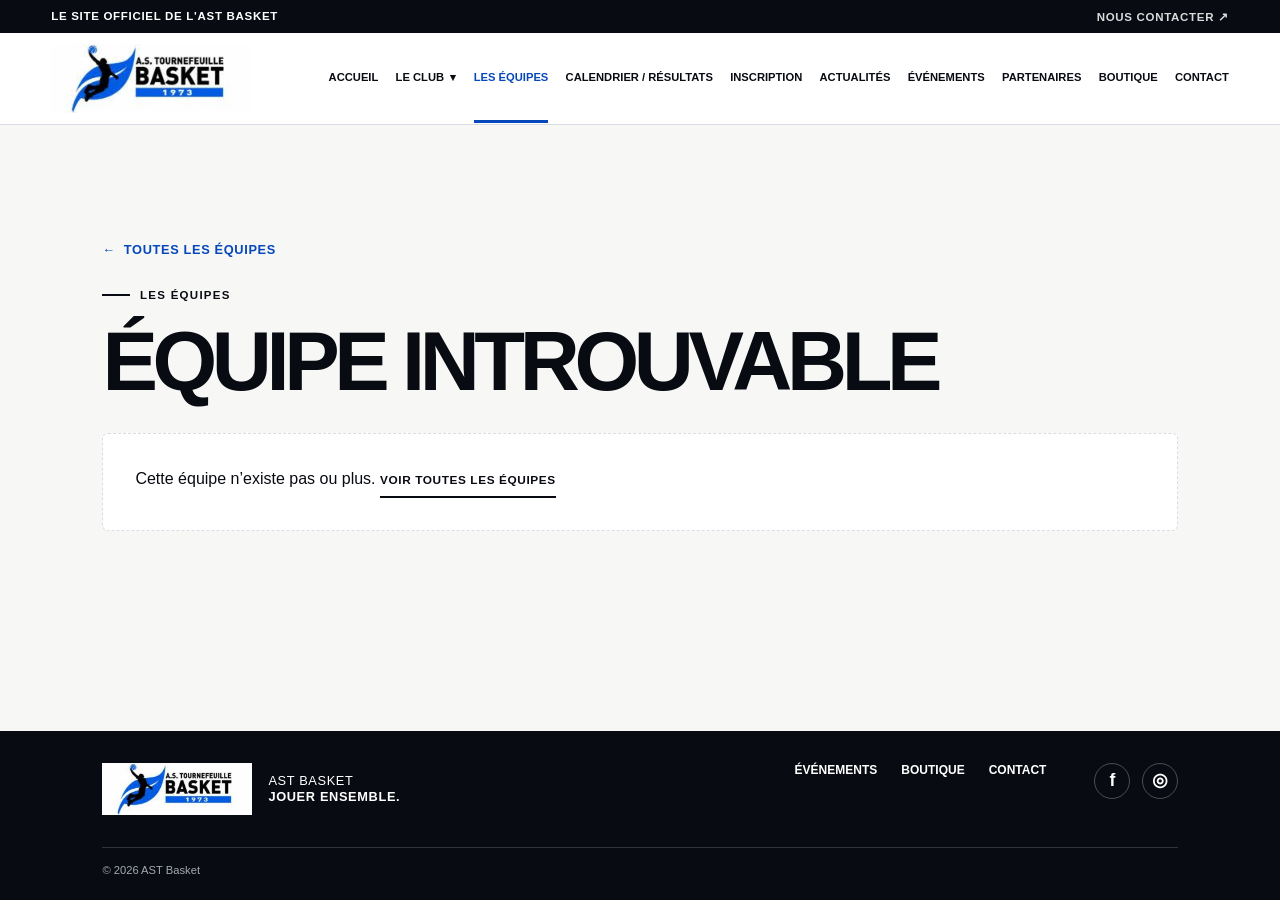
<file: equipe.html>
<!doctype html>
<html lang="fr">
  <!-- Métadonnées de la page et feuille de styles commune au site. -->
  <head>
    <meta charset="UTF-8" />
    <meta name="viewport" content="width=device-width, initial-scale=1.0" />
    <meta name="description" content="Équipe de l’AST Basket : classement, calendrier, résultats et effectif." />
    <title>AST Basket | Équipe</title>
    <link rel="stylesheet" href="styles.css" />
  </head>
  <body class="inner-page">
    <!-- Accès direct au contenu pour la navigation au clavier. -->
    <a class="skip-link" href="#main-content">Aller au contenu</a>
    <!-- En-tête commun : identité du club, contact et navigation. -->
    <header class="site-header">
      <div class="utility-bar">
        <p>Le site officiel de l'AST Basket</p>
        <a href="contact.html">Nous contacter <span aria-hidden="true">↗</span></a>
      </div>

      <div class="navigation-wrap">
        <a class="brand" href="index.html" aria-label="AST Basket — accueil">
          <img class="club-logo" src="Image_AST/AST_logo_L.jpeg" alt="A.S. Tournefeuille Basket" width="250" height="87" />
        </a>

        <!-- Menu des petits écrans : script.js synchronise son ouverture et aria-expanded. -->

        <button class="menu-toggle" type="button" aria-expanded="false" aria-controls="primary-navigation">
          <span class="sr-only">Ouvrir le menu</span>
          <span></span><span></span><span></span>
        </button>

        <!-- Navigation principale ; aria-current identifie la page consultée. -->

        <nav id="primary-navigation" class="primary-navigation" aria-label="Navigation principale">
          <a href="index.html">Accueil</a>
          <!-- Sous-menu natif du club, utilisable aussi sans JavaScript. -->
          <details class="club-dropdown">
            <summary>Le Club <span aria-hidden="true">▾</span></summary>
            <div class="club-dropdown-links">
              <a href="club.html">Présentation du club</a>
              <a href="gymnases.html">Nos gymnases</a>
              <a href="basket-sante.html">Basket Santé</a>
            </div>
          </details>
          <a class="active" aria-current="page" href="equipes.html">Les équipes</a>
          <a href="calendrier.html">Calendrier / Résultats</a>
          <a href="inscription.html">Inscription</a>
          <a href="actualites.html">Actualités</a>
          <a href="evenements.html">Événements</a>
          <a href="partenaires.html">Partenaires</a>
          <a href="boutique.html">Boutique</a>
          <a href="contact.html">Contact</a>
        </nav>
      </div>
    </header>
    <!-- Contenu propre à cette page, cible du lien d’évitement. -->
    <main id="main-content">
      <!-- Page commune aux équipes : equipe.js la remplit selon ?equipe=<slug> (displayTeams). -->
      <section class="team-page section-padding" aria-labelledby="team-title">
        <a class="team-back" href="equipes.html"><span aria-hidden="true">←</span> Toutes les équipes</a>
        <p class="eyebrow" id="team-category">Les équipes</p>
        <h1 id="team-title">Équipe</h1>
        <p class="page-description" id="team-competition"></p>
        <div id="team-content">
          <p>Chargement de l’équipe…</p>
          <noscript><p>Activez JavaScript pour afficher la page de l’équipe, ou consultez les équipes sur la FFBB.</p></noscript>
        </div>
      </section>
    </main>
    <!-- Pied de page commun : liens utiles, réseaux sociaux et copyright. -->
    <footer class="site-footer">
      <div class="footer-brand"><img class="club-logo" src="Image_AST/AST_logo_L.jpeg" alt="A.S. Tournefeuille Basket" width="250" height="87" /><p>AST Basket<br /><strong>Jouer ensemble.</strong></p></div>
            <div class="footer-links"><a href="evenements.html">Événements</a><a href="boutique.html">Boutique</a><a href="contact.html">Contact</a></div>
      <div class="footer-socials" aria-label="Réseaux sociaux de l'AST Basket">
        <a href="https://www.facebook.com/465668216798810/" target="_blank" rel="noopener noreferrer" aria-label="Suivre l'AST Basket sur Facebook">f</a>
        <a href="https://www.instagram.com/ast_basket/" target="_blank" rel="noopener noreferrer" aria-label="Suivre l'AST Basket sur Instagram">◎</a>
      </div>
      <p class="copyright">© 2026 AST Basket</p>
    </footer>
    <!-- Interactions communes chargées après le HTML pour accéder aux éléments du menu. -->
    <script src="script.js"></script>
    <!-- Données, puis calendar.js (fiches de match partagées), puis la page équipe. -->
    <script src="data/calendar-data.js"></script>
    <script src="data/equipes-data.js"></script>
    <script src="calendar.js"></script>
    <script src="equipe.js"></script>
  </body>
</html>
</file>
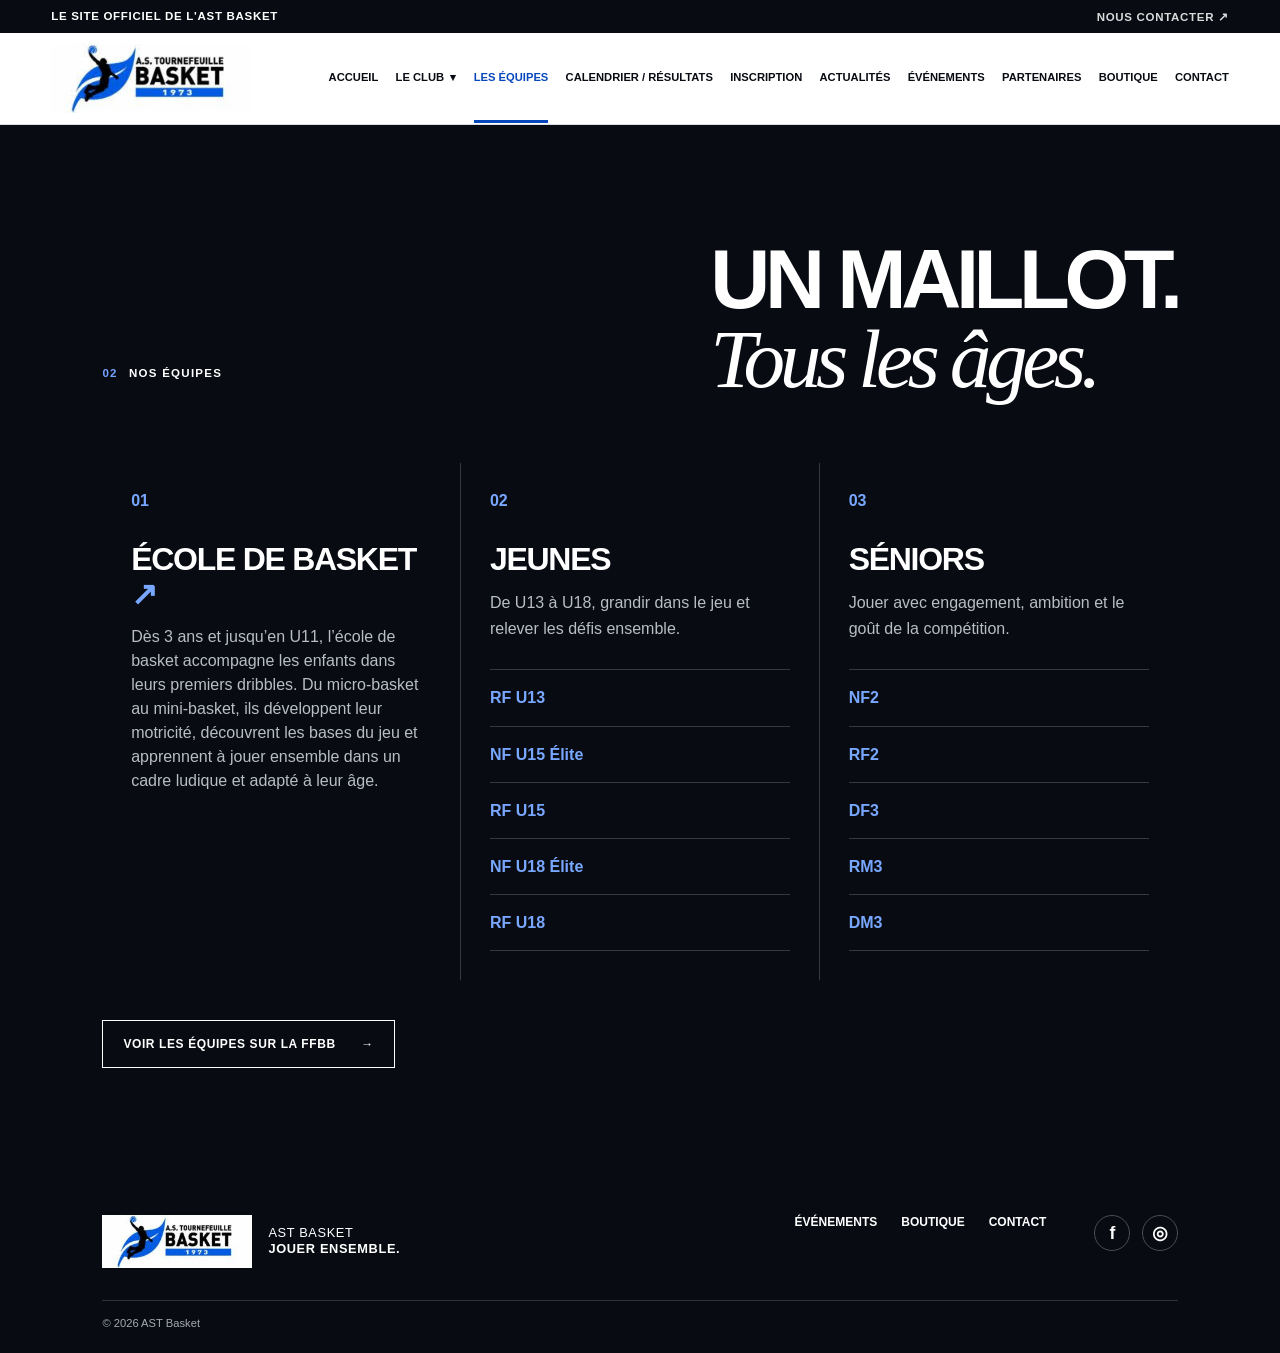
<file: equipes.html>
<!doctype html>
<html lang="fr">
  <!-- Métadonnées de la page et feuille de styles commune au site. -->
  <head>
    <meta charset="UTF-8" />
    <meta name="viewport" content="width=device-width, initial-scale=1.0" />
    <meta name="description" content="Les équipes — AST Basket." />
    <title>AST Basket | Les équipes</title>
    <link rel="stylesheet" href="styles.css" />
  </head>
  <body class="inner-page">
    <!-- Accès direct au contenu pour la navigation au clavier. -->
    <a class="skip-link" href="#main-content">Aller au contenu</a>
    <!-- En-tête commun : identité du club, contact et navigation. -->
    <header class="site-header">
      <div class="utility-bar">
        <p>Le site officiel de l'AST Basket</p>
        <a href="contact.html">Nous contacter <span aria-hidden="true">↗</span></a>
      </div>

      <div class="navigation-wrap">
        <a class="brand" href="index.html" aria-label="AST Basket — accueil">
          <img class="club-logo" src="Image_AST/AST_logo_L.jpeg" alt="A.S. Tournefeuille Basket" width="250" height="87" />
        </a>

        <!-- Menu des petits écrans : script.js synchronise son ouverture et aria-expanded. -->

        <button class="menu-toggle" type="button" aria-expanded="false" aria-controls="primary-navigation">
          <span class="sr-only">Ouvrir le menu</span>
          <span></span><span></span><span></span>
        </button>

        <!-- Navigation principale ; aria-current identifie la page consultée. -->

        <nav id="primary-navigation" class="primary-navigation" aria-label="Navigation principale">
          <a href="index.html">Accueil</a>
          <!-- Sous-menu natif du club, utilisable aussi sans JavaScript. -->
          <details class="club-dropdown">
            <summary>Le Club <span aria-hidden="true">▾</span></summary>
            <div class="club-dropdown-links">
              <a href="club.html">Présentation du club</a>
              <a href="gymnases.html">Nos gymnases</a>
              <a href="basket-sante.html">Basket Santé</a>
            </div>
          </details>
          <a class="active" aria-current="page" href="equipes.html">Les équipes</a>
          <a href="calendrier.html">Calendrier / Résultats</a>
          <a href="inscription.html">Inscription</a>
          <a href="actualites.html">Actualités</a>
          <a href="evenements.html">Événements</a>
          <a href="partenaires.html">Partenaires</a>
          <a href="boutique.html">Boutique</a>
          <a href="contact.html">Contact</a>
        </nav>
      </div>
    </header>
    <!-- Contenu propre à cette page, cible du lien d’évitement. -->
    <main id="main-content">
      <!-- Section de contenu reliée à son titre accessible : teams-title. -->
      <section id="equipes" class="teams section-padding" aria-labelledby="teams-title">
        <div class="section-heading">
          <div class="section-label section-label--light"><span>02</span> Nos équipes</div>
          <h1 id="teams-title">Un maillot.<br /><em>Tous les âges.</em></h1>
        </div>
        <div class="team-grid team-categories">
          <article class="school-category" aria-labelledby="school-title">
            <p class="team-number">01</p>
            <h2 id="school-title"><a class="school-category-link" href="ecole-de-basket.html">École de basket <span aria-hidden="true">↗</span></a></h2>
            <p class="team-description">Dès 3 ans et jusqu’en U11, l’école de basket accompagne les enfants dans leurs premiers dribbles. Du micro-basket au mini-basket, ils développent leur motricité, découvrent les bases du jeu et apprennent à jouer ensemble dans un cadre ludique et adapté à leur âge.</p>
          </article>
          <article aria-labelledby="young-title">
            <p class="team-number">02</p>
            <h2 id="young-title">Jeunes</h2>
            <p class="team-description">De U13 à U18, grandir dans le jeu et relever les défis ensemble.</p>
            <ul class="category-team-list" data-ffbb-category="young">
              <li><a href="https://competitions.ffbb.com/ligues/occ/comites/0031/clubs/occ0031039/equipes/200000005336923" target="_blank" rel="noopener noreferrer"><strong>RF U13</strong></a></li>
              <li><a href="https://competitions.ffbb.com/ligues/occ/comites/0031/clubs/occ0031039/equipes/200000005335026" target="_blank" rel="noopener noreferrer"><strong>NF U15 Élite</strong></a></li>
              <li><a href="https://competitions.ffbb.com/ligues/occ/comites/0031/clubs/occ0031039/equipes/200000005338304" target="_blank" rel="noopener noreferrer"><strong>RF U15</strong></a></li>
              <li><a href="https://competitions.ffbb.com/ligues/occ/comites/0031/clubs/occ0031039/equipes/200000005335063" target="_blank" rel="noopener noreferrer"><strong>NF U18 Élite</strong></a></li>
              <li><a href="https://competitions.ffbb.com/ligues/occ/comites/0031/clubs/occ0031039/equipes/200000005338389" target="_blank" rel="noopener noreferrer"><strong>RF U18</strong></a></li>
            </ul>
          </article>
          <article aria-labelledby="senior-title">
            <p class="team-number">03</p>
            <h2 id="senior-title">Séniors</h2>
            <p class="team-description">Jouer avec engagement, ambition et le goût de la compétition.</p>
            <ul class="category-team-list" data-ffbb-category="senior">
              <li><a href="https://competitions.ffbb.com/ligues/occ/comites/0031/clubs/occ0031039/equipes/200000005334817" target="_blank" rel="noopener noreferrer"><strong>NF2</strong></a></li>
              <li><a href="https://competitions.ffbb.com/ligues/occ/comites/0031/clubs/occ0031039/equipes/200000005336628" target="_blank" rel="noopener noreferrer"><strong>RF2</strong></a></li>
              <li><a href="https://competitions.ffbb.com/ligues/occ/comites/0031/clubs/occ0031039/equipes/200000005338119" target="_blank" rel="noopener noreferrer"><strong>DF3</strong></a></li>
              <li><a href="https://competitions.ffbb.com/ligues/occ/comites/0031/clubs/occ0031039/equipes/200000005337216" target="_blank" rel="noopener noreferrer"><strong>RM3</strong></a></li>
              <li><a href="https://competitions.ffbb.com/ligues/occ/comites/0031/clubs/occ0031039/equipes/200000005338098" target="_blank" rel="noopener noreferrer"><strong>DM3</strong></a></li>
            </ul>
          </article>
        </div>
        <a class="button button-outline" href="https://competitions.ffbb.com/ligues/occ/comites/0031/clubs/occ0031039" target="_blank" rel="noopener noreferrer">Voir les équipes sur la FFBB <span aria-hidden="true">→</span></a>
      </section>
    </main>
    <!-- Pied de page commun : liens utiles, réseaux sociaux et copyright. -->
    <footer class="site-footer">
      <div class="footer-brand"><img class="club-logo" src="Image_AST/AST_logo_L.jpeg" alt="A.S. Tournefeuille Basket" width="250" height="87" /><p>AST Basket<br /><strong>Jouer ensemble.</strong></p></div>
            <div class="footer-links"><a href="evenements.html">Événements</a><a href="boutique.html">Boutique</a><a href="contact.html">Contact</a></div>
      <div class="footer-socials" aria-label="Réseaux sociaux de l'AST Basket">
        <a href="https://www.facebook.com/465668216798810/" target="_blank" rel="noopener noreferrer" aria-label="Suivre l'AST Basket sur Facebook">f</a>
        <a href="https://www.instagram.com/ast_basket/" target="_blank" rel="noopener noreferrer" aria-label="Suivre l'AST Basket sur Instagram">◎</a>
      </div>
      <p class="copyright">© 2026 AST Basket</p>
    </footer>
    <!-- Interactions communes chargées après le HTML pour accéder aux éléments du menu. -->
    <script src="script.js"></script>
  </body>
</html>
</file>
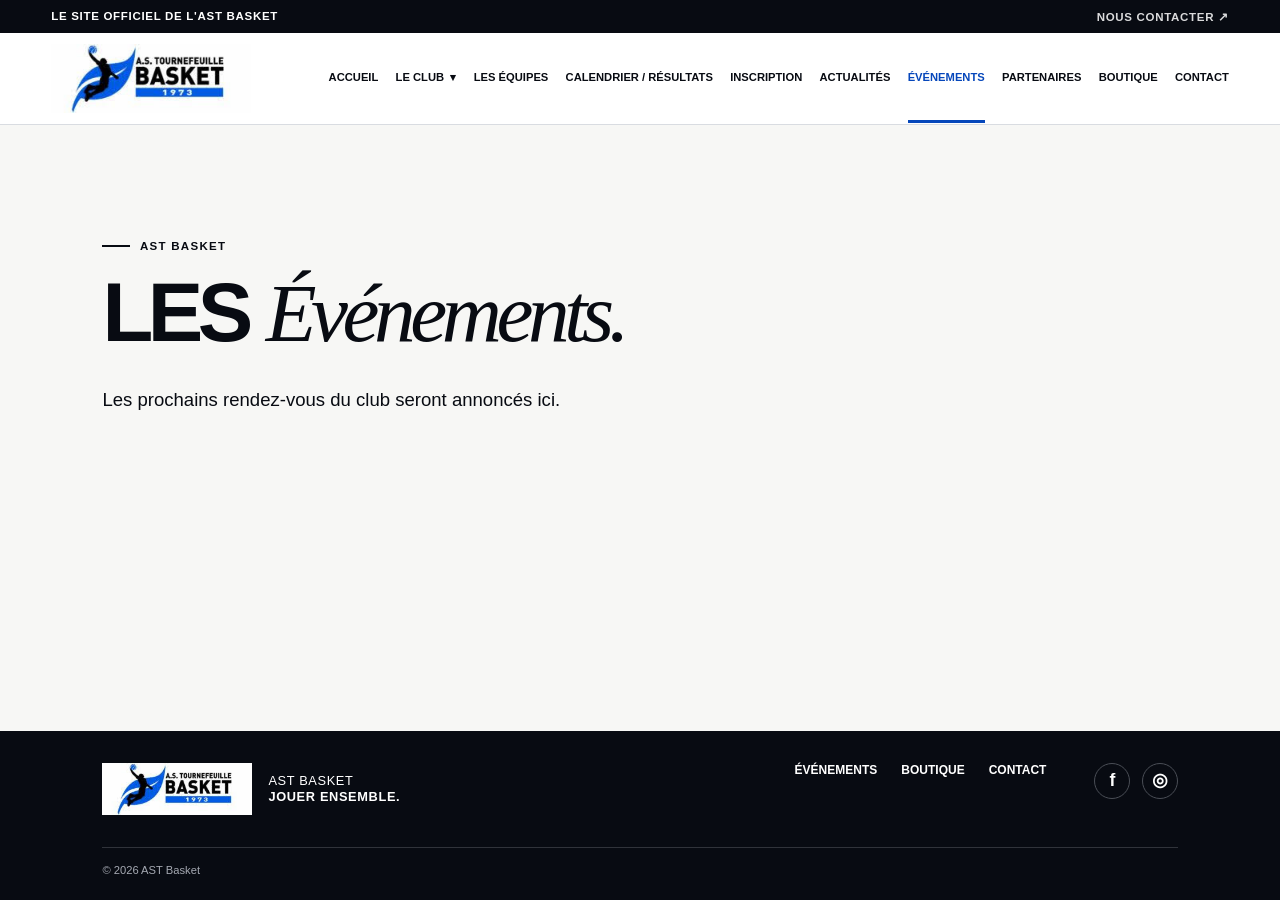
<file: evenements.html>
<!doctype html>
<html lang="fr">
  <!-- Métadonnées de la page et feuille de styles commune au site. -->
  <head>
    <meta charset="UTF-8" />
    <meta name="viewport" content="width=device-width, initial-scale=1.0" />
    <meta name="description" content="Événements — AST Basket." />
    <title>AST Basket | Événements</title>
    <link rel="stylesheet" href="styles.css" />
  </head>
  <body class="inner-page">
    <!-- Accès direct au contenu pour la navigation au clavier. -->
    <a class="skip-link" href="#main-content">Aller au contenu</a>
    <!-- En-tête commun : identité du club, contact et navigation. -->
    <header class="site-header">
      <div class="utility-bar">
        <p>Le site officiel de l'AST Basket</p>
        <a href="contact.html">Nous contacter <span aria-hidden="true">↗</span></a>
      </div>

      <div class="navigation-wrap">
        <a class="brand" href="index.html" aria-label="AST Basket — accueil">
          <img class="club-logo" src="Image_AST/AST_logo_L.jpeg" alt="A.S. Tournefeuille Basket" width="250" height="87" />
        </a>

        <!-- Menu des petits écrans : script.js synchronise son ouverture et aria-expanded. -->

        <button class="menu-toggle" type="button" aria-expanded="false" aria-controls="primary-navigation">
          <span class="sr-only">Ouvrir le menu</span>
          <span></span><span></span><span></span>
        </button>

        <!-- Navigation principale ; aria-current identifie la page consultée. -->

        <nav id="primary-navigation" class="primary-navigation" aria-label="Navigation principale">
          <a href="index.html">Accueil</a>
          <!-- Sous-menu natif du club, utilisable aussi sans JavaScript. -->
          <details class="club-dropdown">
            <summary>Le Club <span aria-hidden="true">▾</span></summary>
            <div class="club-dropdown-links">
              <a href="club.html">Présentation du club</a>
              <a href="gymnases.html">Nos gymnases</a>
              <a href="basket-sante.html">Basket Santé</a>
            </div>
          </details>
          <a href="equipes.html">Les équipes</a>
          <a href="calendrier.html">Calendrier / Résultats</a>
          <a href="inscription.html">Inscription</a>
          <a href="actualites.html">Actualités</a>
          <a class="active" aria-current="page" href="evenements.html">Événements</a>
          <a href="partenaires.html">Partenaires</a>
          <a href="boutique.html">Boutique</a>
          <a href="contact.html">Contact</a>
        </nav>
      </div>
    </header>
    <!-- Contenu propre à cette page, cible du lien d’évitement. -->
    <main id="main-content">
      <!-- Section de contenu reliée à son titre accessible : page-title. -->
      <section id="evenements" class="simple-page section-padding" aria-labelledby="page-title">
        <p class="eyebrow">AST Basket</p>
        <h1 id="page-title">Les <em>Événements.</em></h1>
        <p class="page-description">Les prochains rendez-vous du club seront annoncés ici.</p>

      </section>
    </main>
    <!-- Pied de page commun : liens utiles, réseaux sociaux et copyright. -->
    <footer class="site-footer">
      <div class="footer-brand"><img class="club-logo" src="Image_AST/AST_logo_L.jpeg" alt="A.S. Tournefeuille Basket" width="250" height="87" /><p>AST Basket<br /><strong>Jouer ensemble.</strong></p></div>
            <div class="footer-links"><a href="evenements.html">Événements</a><a href="boutique.html">Boutique</a><a href="contact.html">Contact</a></div>
      <div class="footer-socials" aria-label="Réseaux sociaux de l'AST Basket">
        <a href="https://www.facebook.com/465668216798810/" target="_blank" rel="noopener noreferrer" aria-label="Suivre l'AST Basket sur Facebook">f</a>
        <a href="https://www.instagram.com/ast_basket/" target="_blank" rel="noopener noreferrer" aria-label="Suivre l'AST Basket sur Instagram">◎</a>
      </div>
      <p class="copyright">© 2026 AST Basket</p>
    </footer>
    <!-- Interactions communes chargées après le HTML pour accéder aux éléments du menu. -->
    <script src="script.js"></script>
  </body>
</html>
</file>
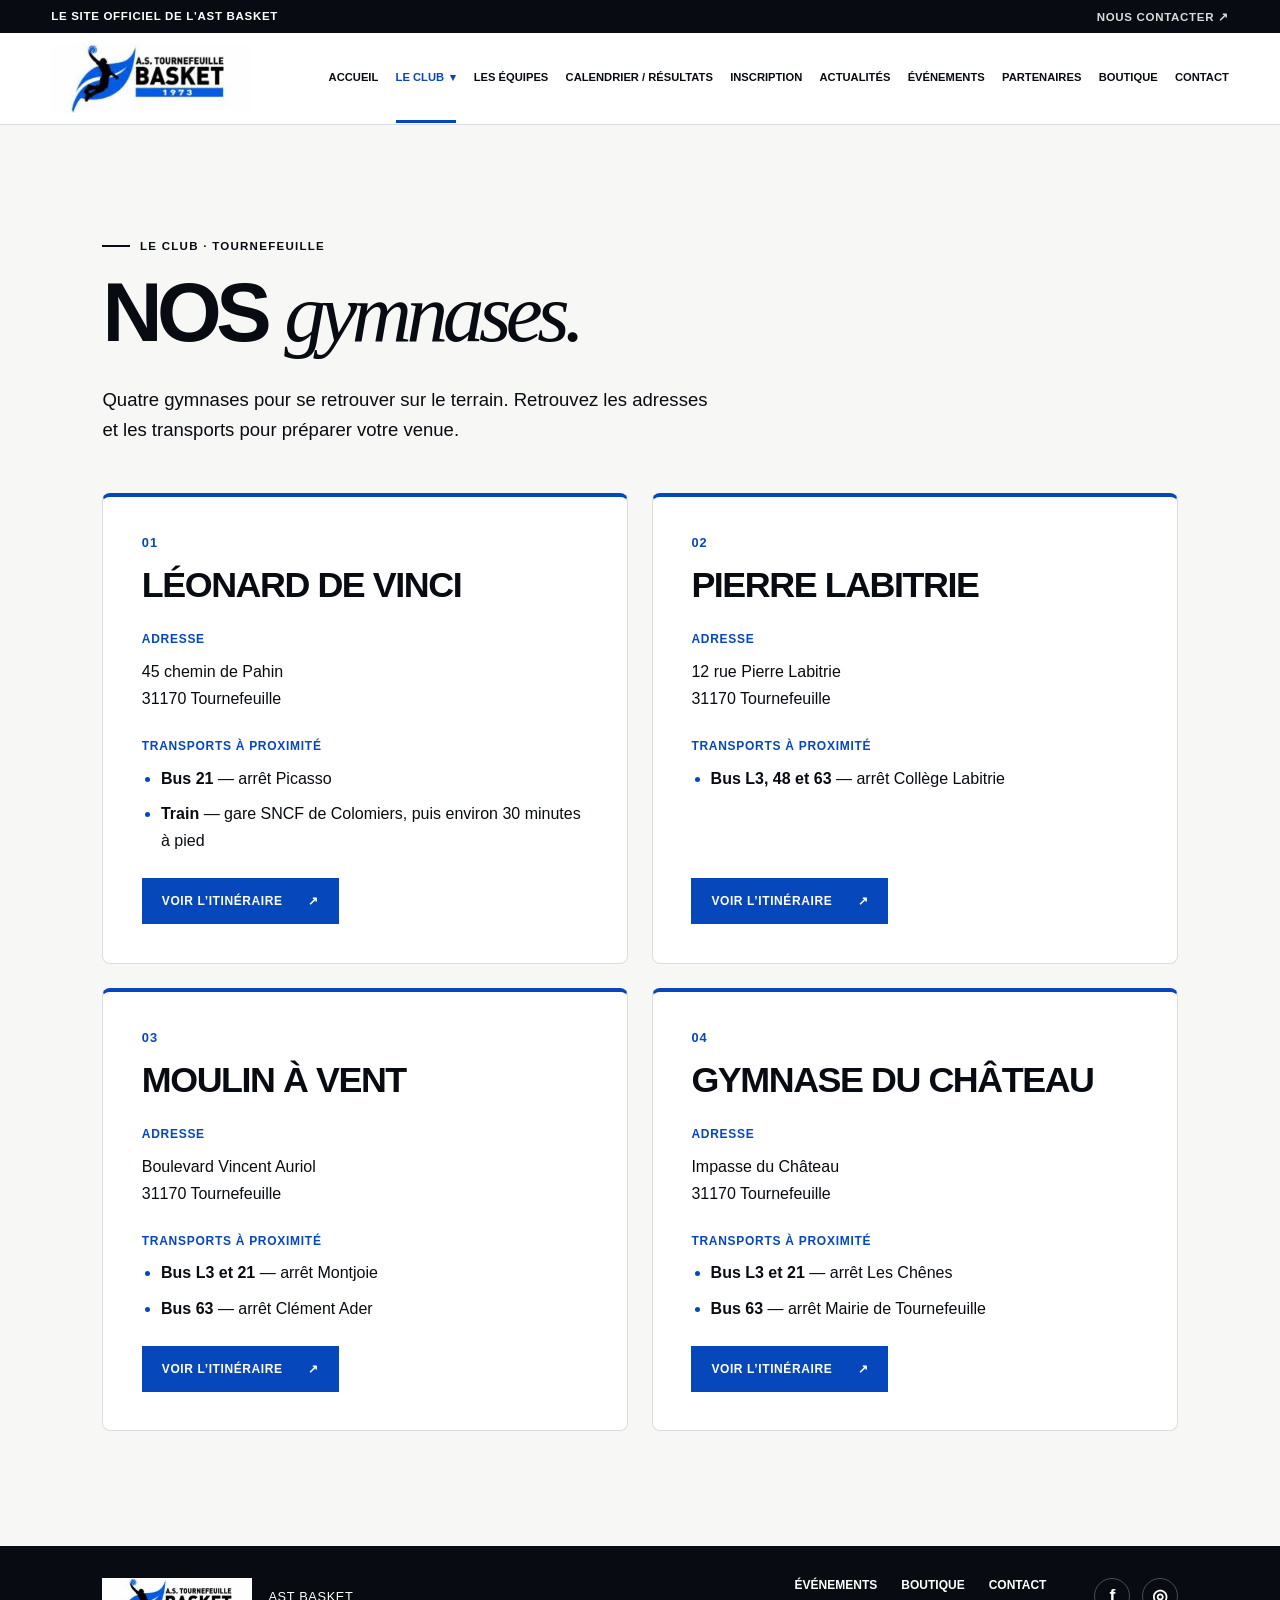
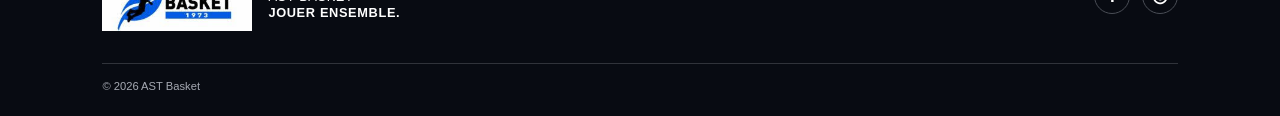
<file: gymnases.html>
<!doctype html>
<html lang="fr">
  <!-- Métadonnées de la page et feuille de styles commune au site. -->
  <head>
    <meta charset="UTF-8" />
    <meta name="viewport" content="width=device-width, initial-scale=1.0" />
    <meta name="description" content="Adresses, transports et itinéraires des quatre gymnases de Tournefeuille utilisés par le club AST Basket." />
    <title>AST Basket | Nos gymnases</title>
    <link rel="stylesheet" href="styles.css" />
  </head>
  <body class="inner-page">
    <!-- Accès direct au contenu pour la navigation au clavier. -->
    <a class="skip-link" href="#main-content">Aller au contenu</a>
    <!-- En-tête commun : identité du club, contact et navigation. -->
    <header class="site-header">
      <div class="utility-bar">
        <p>Le site officiel de l'AST Basket</p>
        <a href="contact.html">Nous contacter <span aria-hidden="true">↗</span></a>
      </div>

      <div class="navigation-wrap">
        <a class="brand" href="index.html" aria-label="AST Basket — accueil">
          <img class="club-logo" src="Image_AST/AST_logo_L.jpeg" alt="A.S. Tournefeuille Basket" width="250" height="87" />
        </a>

        <!-- Menu des petits écrans : script.js synchronise son ouverture et aria-expanded. -->

        <button class="menu-toggle" type="button" aria-expanded="false" aria-controls="primary-navigation">
          <span class="sr-only">Ouvrir le menu</span>
          <span></span><span></span><span></span>
        </button>

        <!-- Navigation principale ; aria-current identifie la page consultée. -->

        <nav id="primary-navigation" class="primary-navigation" aria-label="Navigation principale">
          <a href="index.html">Accueil</a>
          <!-- Sous-menu natif du club, utilisable aussi sans JavaScript. -->
          <details class="club-dropdown">
            <summary class="active">Le Club <span aria-hidden="true">▾</span></summary>
            <div class="club-dropdown-links">
              <a href="club.html">Présentation du club</a>
              <a href="gymnases.html" aria-current="page">Nos gymnases</a>
              <a href="basket-sante.html">Basket Santé</a>
            </div>
          </details>
          <a href="equipes.html">Les équipes</a>
          <a href="calendrier.html">Calendrier / Résultats</a>
          <a href="inscription.html">Inscription</a>
          <a href="actualites.html">Actualités</a>
          <a href="evenements.html">Événements</a>
          <a href="partenaires.html">Partenaires</a>
          <a href="boutique.html">Boutique</a>
          <a href="contact.html">Contact</a>
        </nav>
      </div>
    </header>
    <!-- Contenu propre à cette page, cible du lien d’évitement. -->
    <main id="main-content">
      <!-- Section de contenu reliée à son titre accessible : gymnases-title. -->
      <section id="gymnases" class="gyms-page section-padding" aria-labelledby="gymnases-title">
        <p class="eyebrow">Le club · Tournefeuille</p>
        <h1 id="gymnases-title">Nos <em>gymnases.</em></h1>
        <p class="page-description">Quatre gymnases pour se retrouver sur le terrain. Retrouvez les adresses et les transports pour préparer votre venue.</p>
        <div class="gym-grid">
          <article class="gym-card" aria-labelledby="gym-vinci">
            <p class="gym-number" aria-hidden="true">01</p>
            <h2 id="gym-vinci">Léonard de Vinci</h2>
            <div class="gym-info"><h3>Adresse</h3><address>45 chemin de Pahin<br />31170 Tournefeuille</address></div>
            <div class="gym-info"><h3>Transports à proximité</h3><ul><li><strong>Bus 21</strong> — arrêt Picasso</li><li><strong>Train</strong> — gare SNCF de Colomiers, puis environ 30 minutes à pied</li></ul></div>
            <a class="button button-blue" href="https://www.google.com/maps/dir/?api=1&amp;destination=45+chemin+de+Pahin+31170+Tournefeuille" target="_blank" rel="noopener noreferrer" aria-label="Voir l’itinéraire vers le gymnase Léonard de Vinci (nouvel onglet)">Voir l’itinéraire <span aria-hidden="true">↗</span></a>
          </article>
          <article class="gym-card" aria-labelledby="gym-labitrie">
            <p class="gym-number" aria-hidden="true">02</p>
            <h2 id="gym-labitrie">Pierre Labitrie</h2>
            <div class="gym-info"><h3>Adresse</h3><address>12 rue Pierre Labitrie<br />31170 Tournefeuille</address></div>
            <div class="gym-info"><h3>Transports à proximité</h3><ul><li><strong>Bus L3, 48 et 63</strong> — arrêt Collège Labitrie</li></ul></div>
            <a class="button button-blue" href="https://www.google.com/maps/dir/?api=1&amp;destination=12+rue+Pierre+Labitrie+31170+Tournefeuille" target="_blank" rel="noopener noreferrer" aria-label="Voir l’itinéraire vers le gymnase Pierre Labitrie (nouvel onglet)">Voir l’itinéraire <span aria-hidden="true">↗</span></a>
          </article>
          <article class="gym-card" aria-labelledby="gym-moulin">
            <p class="gym-number" aria-hidden="true">03</p>
            <h2 id="gym-moulin">Moulin à Vent</h2>
            <div class="gym-info"><h3>Adresse</h3><address>Boulevard Vincent Auriol<br />31170 Tournefeuille</address></div>
            <div class="gym-info"><h3>Transports à proximité</h3><ul><li><strong>Bus L3 et 21</strong> — arrêt Montjoie</li><li><strong>Bus 63</strong> — arrêt Clément Ader</li></ul></div>
            <a class="button button-blue" href="https://www.google.com/maps/dir/?api=1&amp;destination=Gymnase+Moulin+a+Vent+Boulevard+Vincent+Auriol+31170+Tournefeuille" target="_blank" rel="noopener noreferrer" aria-label="Voir l’itinéraire vers le gymnase Moulin à Vent (nouvel onglet)">Voir l’itinéraire <span aria-hidden="true">↗</span></a>
          </article>
          <article class="gym-card" aria-labelledby="gym-chateau">
            <p class="gym-number" aria-hidden="true">04</p>
            <h2 id="gym-chateau">Gymnase du Château</h2>
            <div class="gym-info"><h3>Adresse</h3><address>Impasse du Château<br />31170 Tournefeuille</address></div>
            <div class="gym-info"><h3>Transports à proximité</h3><ul><li><strong>Bus L3 et 21</strong> — arrêt Les Chênes</li><li><strong>Bus 63</strong> — arrêt Mairie de Tournefeuille</li></ul></div>
            <a class="button button-blue" href="https://www.google.com/maps/dir/?api=1&amp;destination=Gymnase+du+Chateau+Impasse+du+Chateau+31170+Tournefeuille" target="_blank" rel="noopener noreferrer" aria-label="Voir l’itinéraire vers le gymnase du Château (nouvel onglet)">Voir l’itinéraire <span aria-hidden="true">↗</span></a>
          </article>
        </div>
      </section>
    </main>
    <!-- Pied de page commun : liens utiles, réseaux sociaux et copyright. -->
    <footer class="site-footer">
      <div class="footer-brand"><img class="club-logo" src="Image_AST/AST_logo_L.jpeg" alt="A.S. Tournefeuille Basket" width="250" height="87" /><p>AST Basket<br /><strong>Jouer ensemble.</strong></p></div>
            <div class="footer-links"><a href="evenements.html">Événements</a><a href="boutique.html">Boutique</a><a href="contact.html">Contact</a></div>
      <div class="footer-socials" aria-label="Réseaux sociaux de l'AST Basket">
        <a href="https://www.facebook.com/465668216798810/" target="_blank" rel="noopener noreferrer" aria-label="Suivre l'AST Basket sur Facebook">f</a>
        <a href="https://www.instagram.com/ast_basket/" target="_blank" rel="noopener noreferrer" aria-label="Suivre l'AST Basket sur Instagram">◎</a>
      </div>
      <p class="copyright">© 2026 AST Basket</p>
    </footer>
    <!-- Interactions communes chargées après le HTML pour accéder aux éléments du menu. -->
    <script src="script.js"></script>
  </body>
</html>
</file>
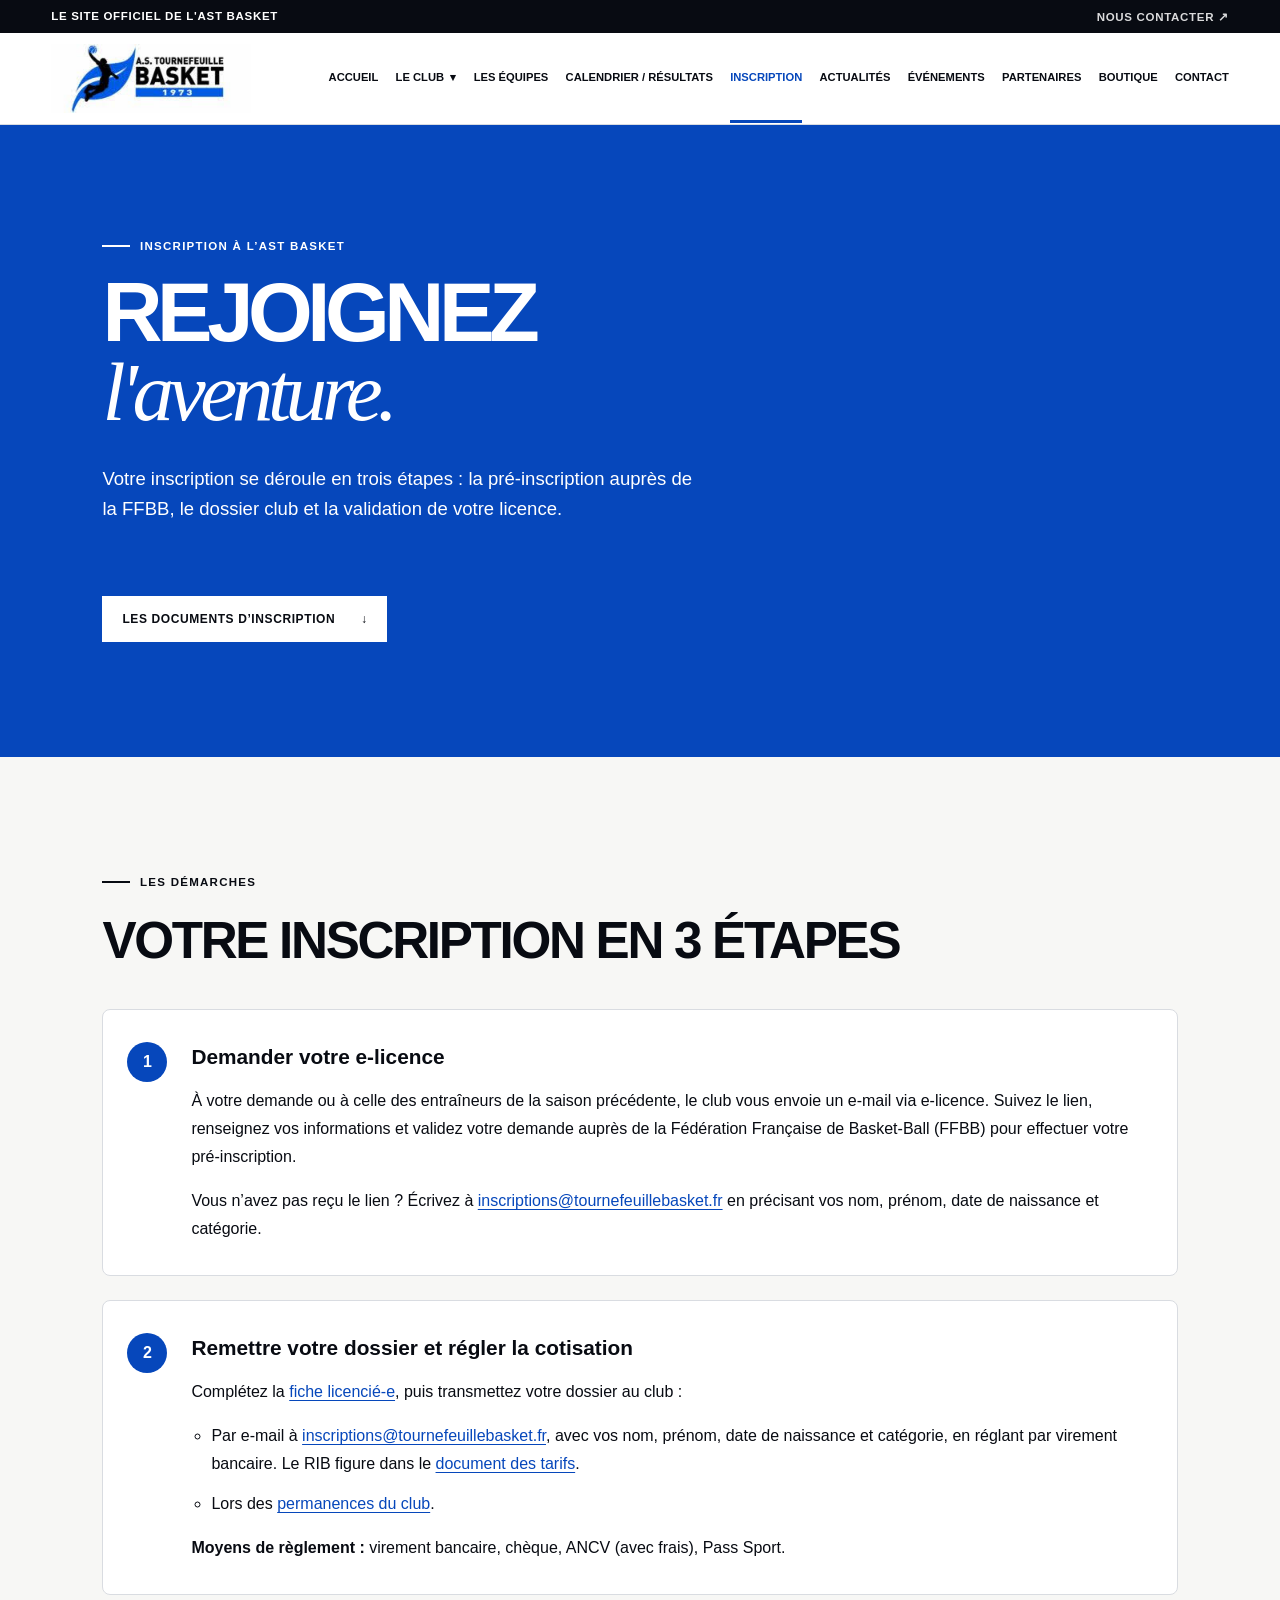
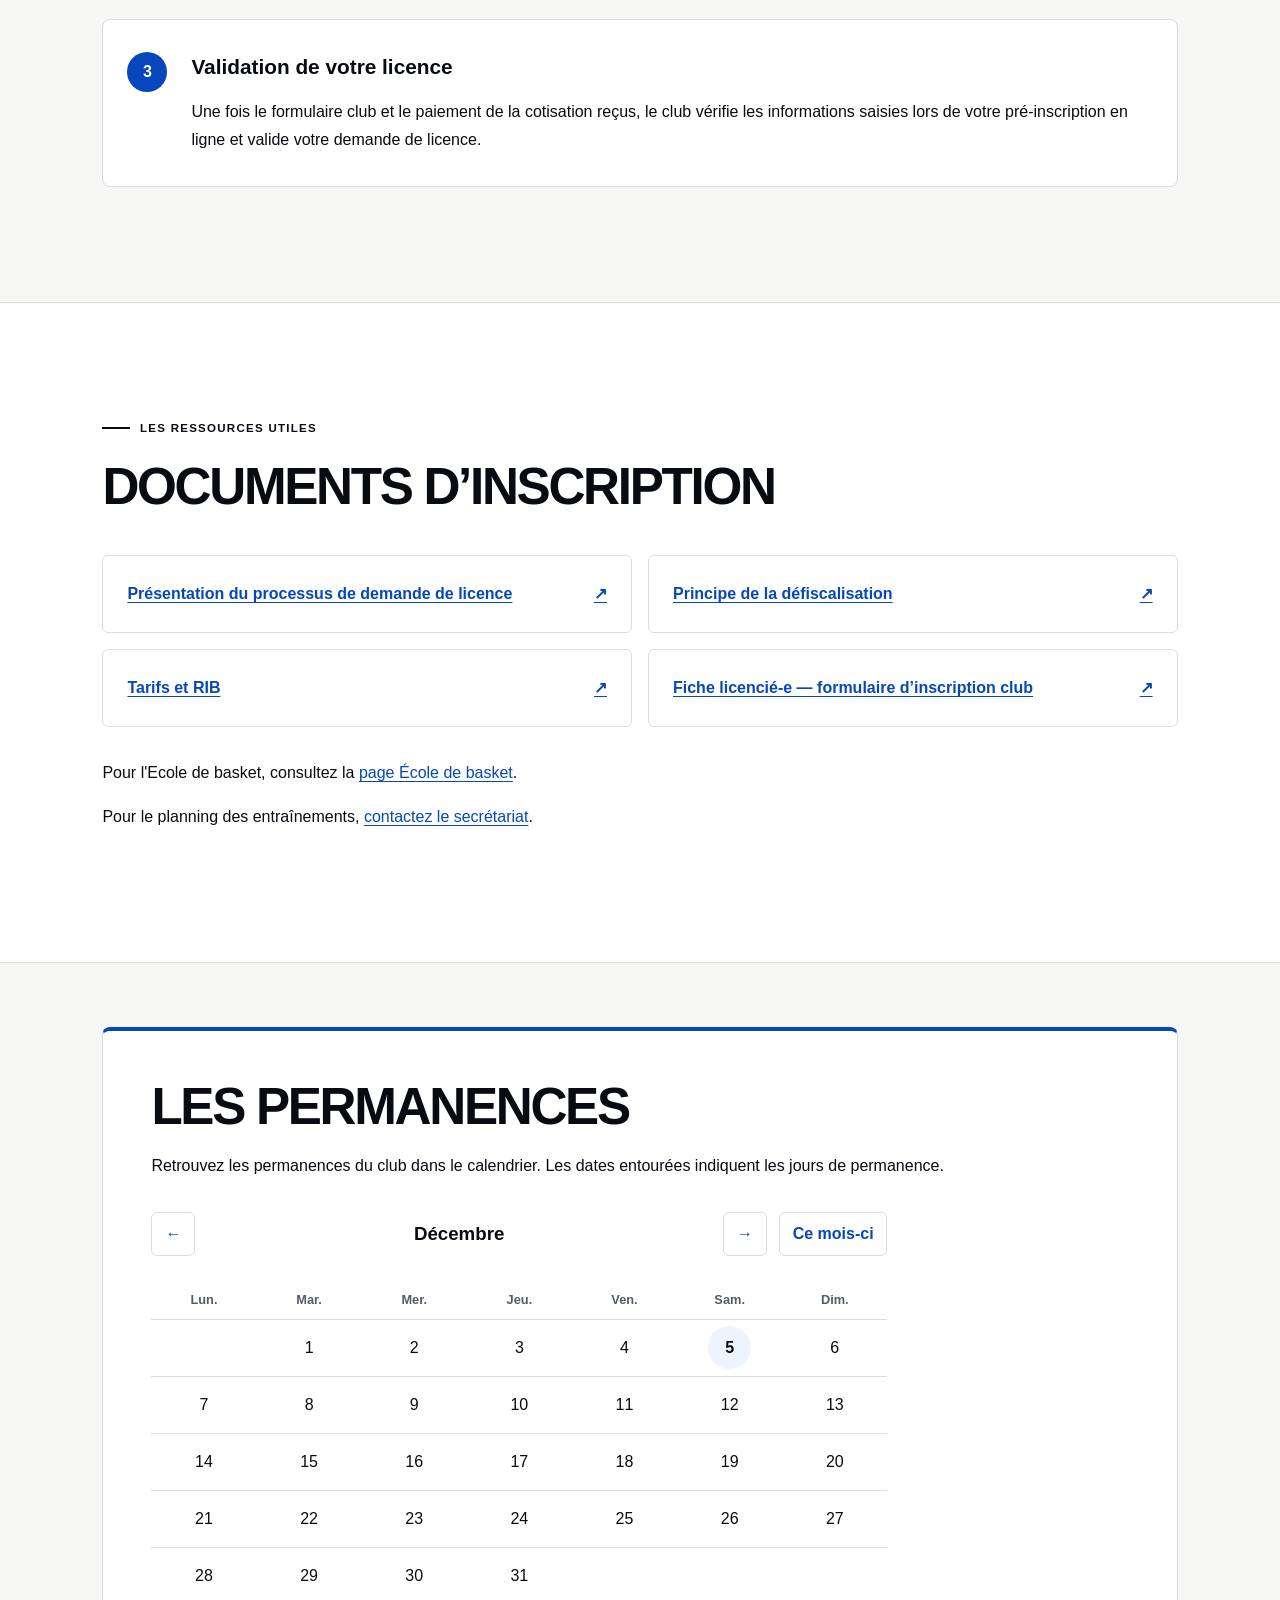
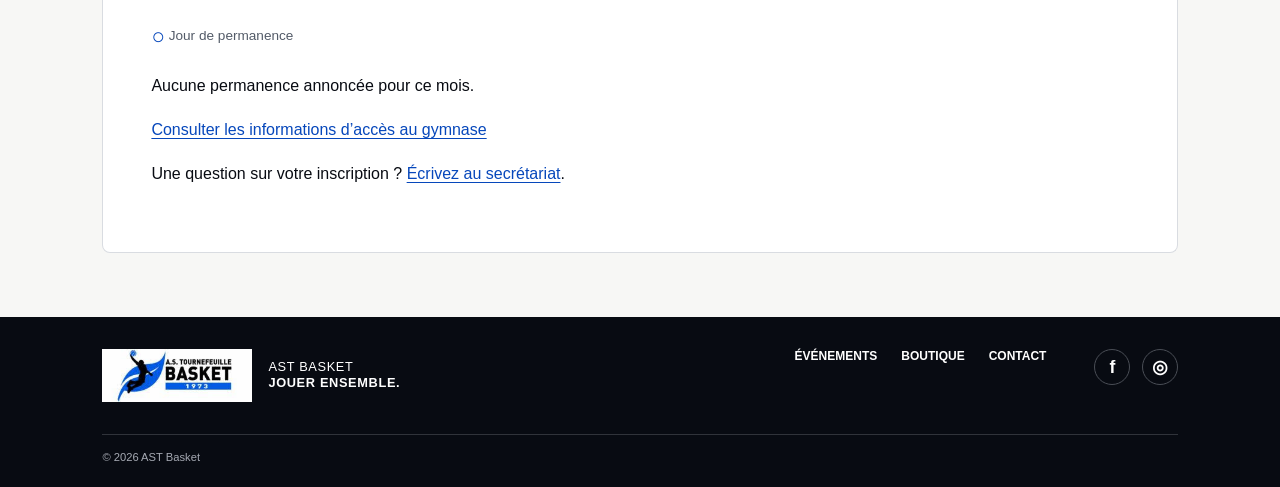
<file: inscription.html>
<!doctype html>
<html lang="fr">
  <!-- Métadonnées de la page et feuille de styles commune au site. -->
  <head>
    <meta charset="UTF-8" />
    <meta name="viewport" content="width=device-width, initial-scale=1.0" />
    <meta name="description" content="Inscrivez-vous à l’AST Basket : demande de licence, dossier d’inscription, tarifs, documents et permanences." />
    <title>AST Basket | Inscription</title>
    <link rel="stylesheet" href="styles.css" />
    <link rel="stylesheet" href="inscription.css" />
  </head>
  <body class="inner-page">
    <!-- Accès direct au contenu pour la navigation au clavier. -->
    <a class="skip-link" href="#main-content">Aller au contenu</a>
    <!-- En-tête commun : identité du club, contact et navigation. -->
    <header class="site-header">
      <div class="utility-bar">
        <p>Le site officiel de l'AST Basket</p>
        <a href="contact.html">Nous contacter <span aria-hidden="true">↗</span></a>
      </div>

      <div class="navigation-wrap">
        <a class="brand" href="index.html" aria-label="AST Basket — accueil">
          <img class="club-logo" src="Image_AST/AST_logo_L.jpeg" alt="A.S. Tournefeuille Basket" width="250" height="87" />
        </a>

        <!-- Menu des petits écrans : script.js synchronise son ouverture et aria-expanded. -->

        <button class="menu-toggle" type="button" aria-expanded="false" aria-controls="primary-navigation">
          <span class="sr-only">Ouvrir le menu</span>
          <span></span><span></span><span></span>
        </button>

        <!-- Navigation principale ; aria-current identifie la page consultée. -->

        <nav id="primary-navigation" class="primary-navigation" aria-label="Navigation principale">
          <a href="index.html">Accueil</a>
          <!-- Sous-menu natif du club, utilisable aussi sans JavaScript. -->
          <details class="club-dropdown">
            <summary>Le Club <span aria-hidden="true">▾</span></summary>
            <div class="club-dropdown-links">
              <a href="club.html">Présentation du club</a>
              <a href="gymnases.html">Nos gymnases</a>
              <a href="basket-sante.html">Basket Santé</a>
            </div>
          </details>
          <a href="equipes.html">Les équipes</a>
          <a href="calendrier.html">Calendrier / Résultats</a>
          <a class="active" aria-current="page" href="inscription.html">Inscription</a>
          <a href="actualites.html">Actualités</a>
          <a href="evenements.html">Événements</a>
          <a href="partenaires.html">Partenaires</a>
          <a href="boutique.html">Boutique</a>
          <a href="contact.html">Contact</a>
        </nav>
      </div>
    </header>
    <!-- Contenu propre à cette page, cible du lien d’évitement. -->
    <main id="main-content">
      <!-- Section de contenu reliée à son titre accessible : cta-title. -->
      <section id="inscription" class="cta section-padding" aria-labelledby="cta-title">
        <p class="eyebrow">Inscription à l’AST Basket</p>
        <h1 id="cta-title">Rejoignez<br /><em>l'aventure.</em></h1>
        <p class="page-description">Votre inscription se déroule en trois étapes : la pré-inscription auprès de la FFBB, le dossier club et la validation de votre licence.</p>
        <a class="button button-light" data-registration-link="documents" href="#documents">Les documents d’inscription <span aria-hidden="true">↓</span></a>
      </section>
      <section class="registration-content section-padding" aria-labelledby="steps-title">
        <p class="eyebrow">Les démarches</p>
        <h2 id="steps-title">Votre inscription en 3 étapes</h2>
        <ol class="registration-steps">
          <li>
            <h3>Demander votre e-licence</h3>
            <p>À votre demande ou à celle des entraîneurs de la saison précédente, le club vous envoie un e-mail via e-licence. Suivez le lien, renseignez vos informations et validez votre demande auprès de la Fédération Française de Basket-Ball (FFBB) pour effectuer votre pré-inscription.</p>
            <p>Vous n’avez pas reçu le lien ? Écrivez à <a data-registration-link="contact" href="mailto:inscriptions@tournefeuillebasket.fr"><span data-registration-value="contact">inscriptions@tournefeuillebasket.fr</span></a> en précisant vos nom, prénom, date de naissance et catégorie.</p>
          </li>
          <li>
            <h3>Remettre votre dossier et régler la cotisation</h3>
            <p>Complétez la <a data-registration-link="form" target="_blank" rel="noopener noreferrer" href="https://drive.google.com/file/d/1E4mvUMHo0DYevfdcElNxzoFunV65l4OO/view?usp=sharing">fiche licencié-e</a>, puis transmettez votre dossier au club :</p>
            <ul>
              <li>Par e-mail à <a data-registration-link="contact" href="mailto:inscriptions@tournefeuillebasket.fr"><span data-registration-value="contact">inscriptions@tournefeuillebasket.fr</span></a>, avec vos nom, prénom, date de naissance et catégorie, en réglant par virement bancaire. Le RIB figure dans le <a data-registration-link="fees" target="_blank" rel="noopener noreferrer" href="https://drive.google.com/file/d/1uAqKaKgC-2sY0FYENYhAOk-uAdvLbUkb/view?usp=sharing">document des tarifs</a>.</li>
              <li>Lors des <a data-registration-link="permanences" href="#permanences">permanences du club</a>.</li>
            </ul>
            <p><strong>Moyens de règlement :</strong> <span data-registration-value="payments">virement bancaire, chèque, ANCV (avec frais), Pass Sport</span>.</p>
          </li>
          <li>
            <h3>Validation de votre licence</h3>
            <p>Une fois le formulaire club et le paiement de la cotisation reçus, le club vérifie les informations saisies lors de votre pré-inscription en ligne et valide votre demande de licence.</p>
          </li>
        </ol>
      </section>
      <section id="documents" class="registration-content registration-documents section-padding" aria-labelledby="documents-title">
        <p class="eyebrow">Les ressources utiles</p>
        <h2 id="documents-title">Documents d’inscription</h2>
        <ul class="registration-document-list">
          <li><a data-registration-link="process" target="_blank" rel="noopener noreferrer" href="https://drive.google.com/file/d/1nYwbsho4NEbsT5IJjTZbpuTPKbxIeBbi/view?usp=sharing">Présentation du processus de demande de licence <span aria-hidden="true">↗</span></a></li>
          <li><a data-registration-link="tax" target="_blank" rel="noopener noreferrer" href="https://drive.google.com/file/d/1zMEpfD_VUn2VWa22E7qEHsCB3_S0IdcK/view">Principe de la défiscalisation <span aria-hidden="true">↗</span></a></li>
          <li><a data-registration-link="fees" target="_blank" rel="noopener noreferrer" href="https://drive.google.com/file/d/1uAqKaKgC-2sY0FYENYhAOk-uAdvLbUkb/view?usp=sharing">Tarifs et RIB <span aria-hidden="true">↗</span></a></li>
          <li><a data-registration-link="form" target="_blank" rel="noopener noreferrer" href="https://drive.google.com/file/d/1E4mvUMHo0DYevfdcElNxzoFunV65l4OO/view?usp=sharing">Fiche licencié-e — formulaire d’inscription club <span aria-hidden="true">↗</span></a></li>
        </ul>
        <p>Pour l'Ecole de basket, consultez la <a data-registration-link="school" target="_blank" rel="noopener noreferrer" href="http://tournefeuillebasket.fr/ecole-de-basket/">page École de basket</a>.</p>
        <p>Pour le planning des entraînements, <a data-registration-link="contact" href="mailto:inscriptions@tournefeuillebasket.fr">contactez le secrétariat</a>.</p>
      </section>
      <section id="permanences" class="registration-content practical-info" aria-labelledby="permanences-title">
        <div class="practical-card">
          <h2 id="permanences-title">Les permanences</h2>
          <p>Retrouvez les permanences du club dans le calendrier. Les dates entourées indiquent les jours de permanence.</p>
          <div id="permanences-calendar" class="permanences-calendar" hidden>
            <div class="permanences-controls">
              <button type="button" data-month-offset="-1" aria-label="Mois précédent">←</button>
              <h3 id="permanences-month" aria-live="polite"></h3>
              <button type="button" data-month-offset="1" aria-label="Mois suivant">→</button>
              <button type="button" id="permanences-today">Ce mois-ci</button>
            </div>
            <table class="permanences-table" aria-labelledby="permanences-month">
              <thead><tr><th scope="col" abbr="Lundi">Lun.</th><th scope="col" abbr="Mardi">Mar.</th><th scope="col" abbr="Mercredi">Mer.</th><th scope="col" abbr="Jeudi">Jeu.</th><th scope="col" abbr="Vendredi">Ven.</th><th scope="col" abbr="Samedi">Sam.</th><th scope="col" abbr="Dimanche">Dim.</th></tr></thead>
              <tbody id="permanences-days"></tbody>
            </table>
            <p class="permanences-legend"><span aria-hidden="true">○</span> Jour de permanence</p>
            <div id="permanences-details" aria-live="polite"></div>
          </div>
          <noscript><p>Activez JavaScript pour consulter le calendrier des permanences.</p></noscript>
          <!-- Données générées par export-inscriptions.mjs ; conserver cet identifiant et ce type. -->
          <script id="permanences-data" type="application/json">[]</script>
          <p><a data-registration-link="gym" href="gymnases.html">Consulter les informations d’accès au gymnase</a></p>
          <p>Une question sur votre inscription ? <a data-registration-link="contact" href="mailto:inscriptions@tournefeuillebasket.fr">Écrivez au secrétariat</a>.</p>
        </div>
      </section>
    </main>
    <!-- Pied de page commun : liens utiles, réseaux sociaux et copyright. -->
    <footer class="site-footer">
      <div class="footer-brand"><img class="club-logo" src="Image_AST/AST_logo_L.jpeg" alt="A.S. Tournefeuille Basket" width="250" height="87" /><p>AST Basket<br /><strong>Jouer ensemble.</strong></p></div>
            <div class="footer-links"><a href="evenements.html">Événements</a><a href="boutique.html">Boutique</a><a href="contact.html">Contact</a></div>
      <div class="footer-socials" aria-label="Réseaux sociaux de l'AST Basket">
        <a href="https://www.facebook.com/465668216798810/" target="_blank" rel="noopener noreferrer" aria-label="Suivre l'AST Basket sur Facebook">f</a>
        <a href="https://www.instagram.com/ast_basket/" target="_blank" rel="noopener noreferrer" aria-label="Suivre l'AST Basket sur Instagram">◎</a>
      </div>
      <p class="copyright">© 2026 AST Basket</p>
    </footer>
    <!-- Interactions communes chargées après le HTML pour accéder aux éléments du menu. -->
    <script src="script.js"></script>
    <script src="permanences.js"></script>
  </body>
</html>
</file>
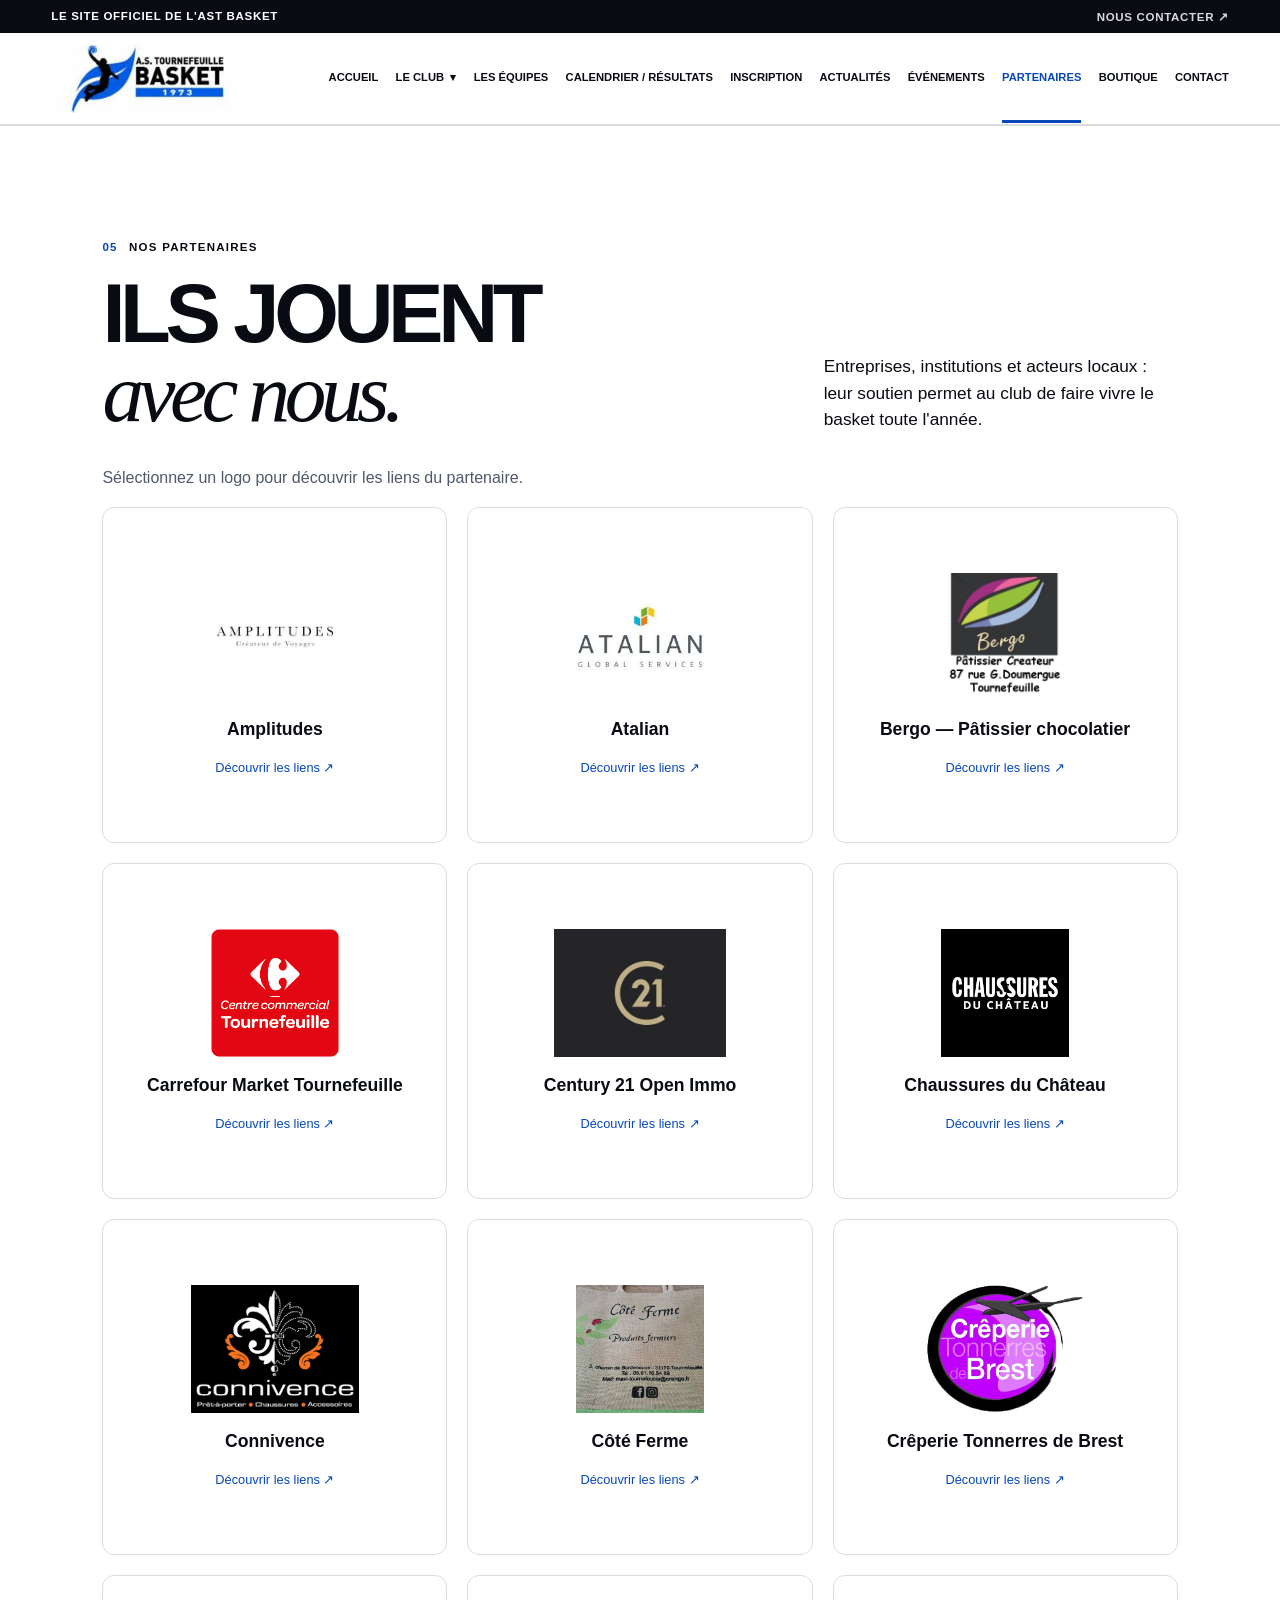
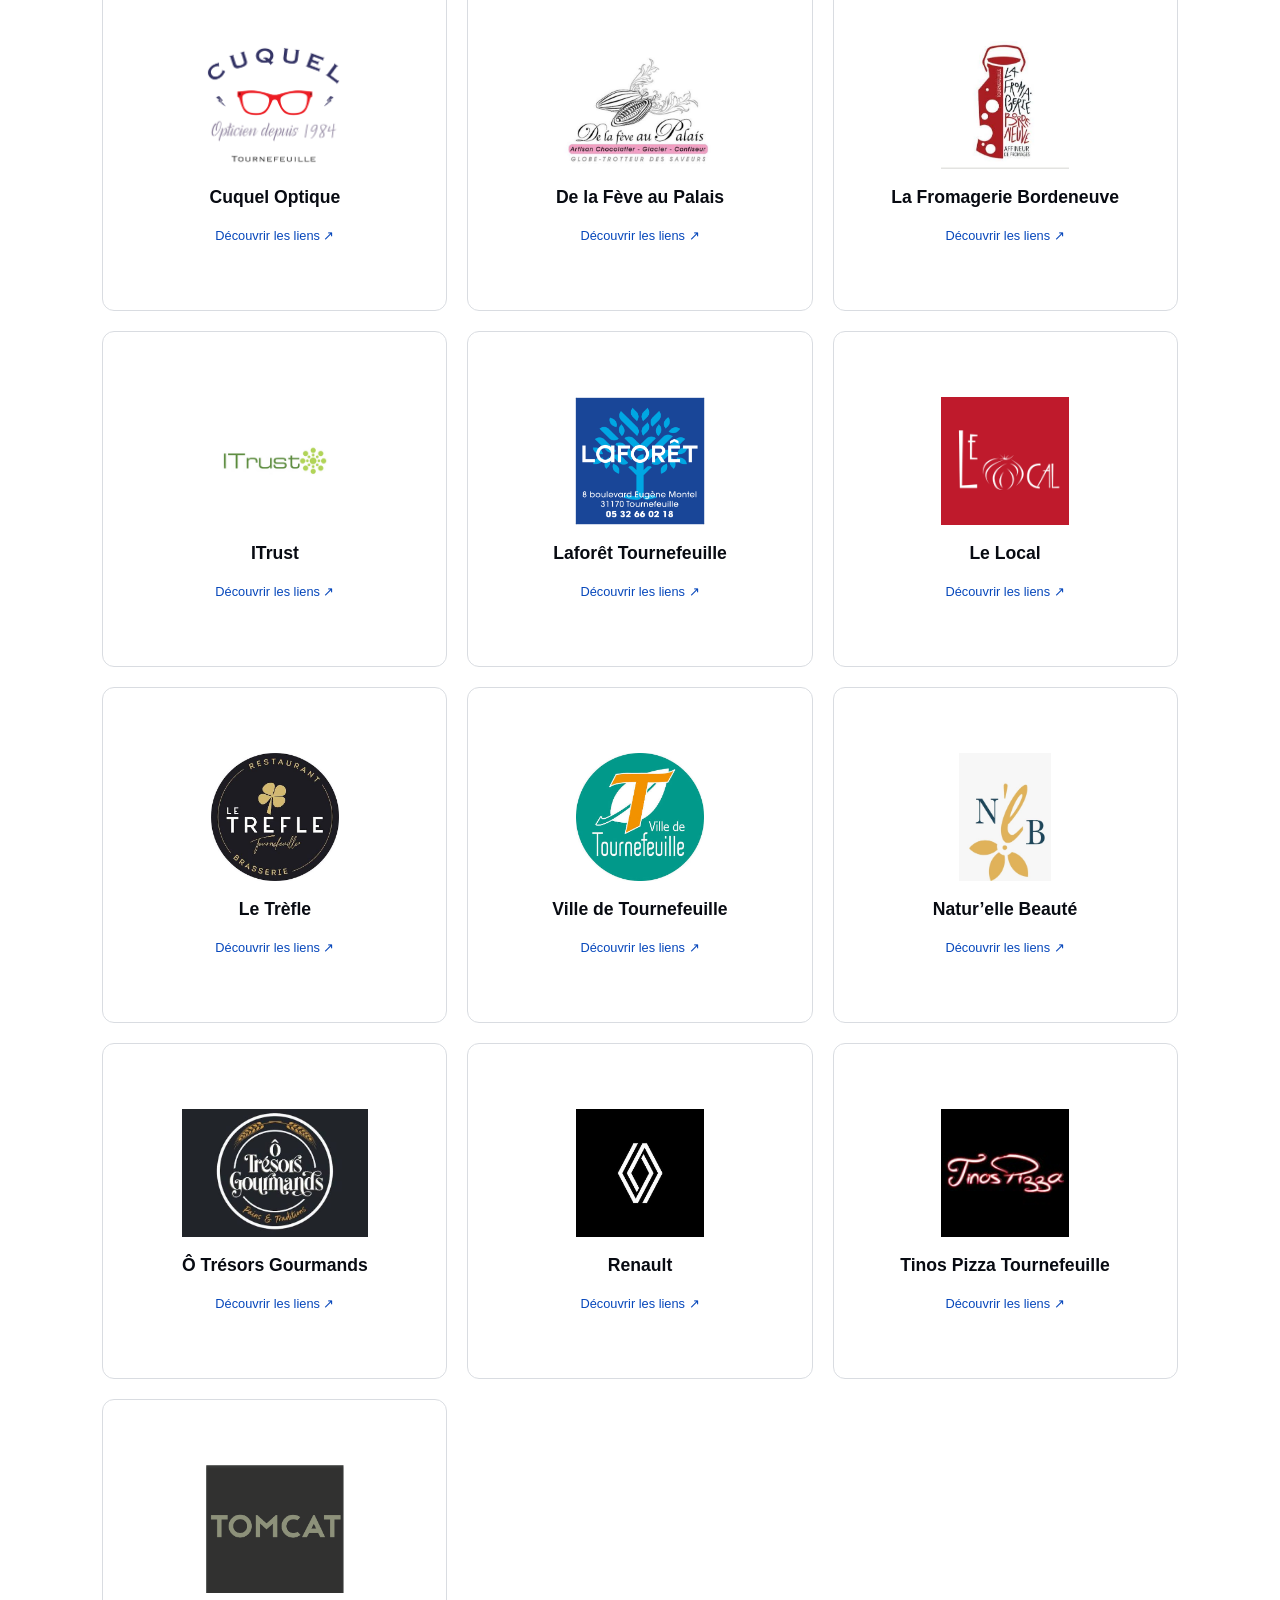
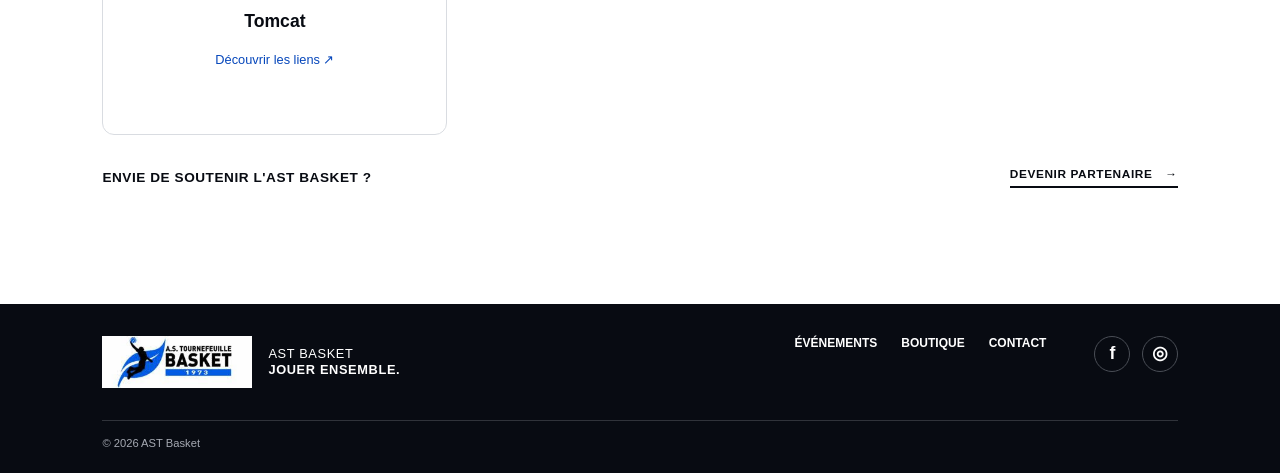
<file: partenaires.html>
<!doctype html>
<html lang="fr">
  <!-- Métadonnées de la page et feuille de styles commune au site. -->
  <head>
    <meta charset="UTF-8" />
    <meta name="viewport" content="width=device-width, initial-scale=1.0" />
    <meta name="description" content="Partenaires — AST Basket." />
    <title>AST Basket | Partenaires</title>
    <link rel="stylesheet" href="styles.css" />
    <link rel="stylesheet" href="partners.css" />
  </head>
  <body class="inner-page">
    <!-- Accès direct au contenu pour la navigation au clavier. -->
    <a class="skip-link" href="#main-content">Aller au contenu</a>
    <!-- En-tête commun : identité du club, contact et navigation. -->
    <header class="site-header">
      <div class="utility-bar">
        <p>Le site officiel de l'AST Basket</p>
        <a href="contact.html">Nous contacter <span aria-hidden="true">↗</span></a>
      </div>

      <div class="navigation-wrap">
        <a class="brand" href="index.html" aria-label="AST Basket — accueil">
          <img class="club-logo" src="Image_AST/AST_logo_L.jpeg" alt="A.S. Tournefeuille Basket" width="250" height="87" />
        </a>

        <!-- Menu des petits écrans : script.js synchronise son ouverture et aria-expanded. -->

        <button class="menu-toggle" type="button" aria-expanded="false" aria-controls="primary-navigation">
          <span class="sr-only">Ouvrir le menu</span>
          <span></span><span></span><span></span>
        </button>

        <!-- Navigation principale ; aria-current identifie la page consultée. -->

        <nav id="primary-navigation" class="primary-navigation" aria-label="Navigation principale">
          <a href="index.html">Accueil</a>
          <!-- Sous-menu natif du club, utilisable aussi sans JavaScript. -->
          <details class="club-dropdown">
            <summary>Le Club <span aria-hidden="true">▾</span></summary>
            <div class="club-dropdown-links">
              <a href="club.html">Présentation du club</a>
              <a href="gymnases.html">Nos gymnases</a>
              <a href="basket-sante.html">Basket Santé</a>
            </div>
          </details>
          <a href="equipes.html">Les équipes</a>
          <a href="calendrier.html">Calendrier / Résultats</a>
          <a href="inscription.html">Inscription</a>
          <a href="actualites.html">Actualités</a>
          <a href="evenements.html">Événements</a>
          <a class="active" aria-current="page" href="partenaires.html">Partenaires</a>
          <a href="boutique.html">Boutique</a>
          <a href="contact.html">Contact</a>
        </nav>
      </div>
    </header>
    <!-- Contenu propre à cette page, cible du lien d’évitement. -->
    <main id="main-content">
      <!-- Section de contenu reliée à son titre accessible : partners-title. -->
      <section id="partenaires" class="partners section-padding" aria-labelledby="partners-title">
        <div class="partners-intro">
          <div>
            <div class="section-label"><span>05</span> Nos partenaires</div>
            <h1 id="partners-title">Ils jouent<br /><em>avec nous.</em></h1>
          </div>
          <p>Entreprises, institutions et acteurs locaux : leur soutien permet au club de faire vivre le basket toute l'année.</p>
        </div>

        <p class="partners-help" data-partners-status role="status">Chargement des partenaires…</p>
        <div class="partners-cards" data-partners-grid aria-label="Liste des partenaires de l’AST Basket"></div>
        <noscript><p>Activez JavaScript pour consulter les logos et les liens de nos partenaires.</p></noscript>

        <div class="partners-footer">
          <p>Envie de soutenir l'AST Basket ?</p>
          <a class="text-link" href="contact.html">Devenir partenaire <span aria-hidden="true">→</span></a>
        </div>
      </section>
    </main>
    <!-- Pied de page commun : liens utiles, réseaux sociaux et copyright. -->
    <footer class="site-footer">
      <div class="footer-brand"><img class="club-logo" src="Image_AST/AST_logo_L.jpeg" alt="A.S. Tournefeuille Basket" width="250" height="87" /><p>AST Basket<br /><strong>Jouer ensemble.</strong></p></div>
            <div class="footer-links"><a href="evenements.html">Événements</a><a href="boutique.html">Boutique</a><a href="contact.html">Contact</a></div>
      <div class="footer-socials" aria-label="Réseaux sociaux de l'AST Basket">
        <a href="https://www.facebook.com/465668216798810/" target="_blank" rel="noopener noreferrer" aria-label="Suivre l'AST Basket sur Facebook">f</a>
        <a href="https://www.instagram.com/ast_basket/" target="_blank" rel="noopener noreferrer" aria-label="Suivre l'AST Basket sur Instagram">◎</a>
      </div>
      <p class="copyright">© 2026 AST Basket</p>
    </footer>
    <!-- Interactions communes chargées après le HTML pour accéder aux éléments du menu. -->
    <script src="script.js"></script>
    <!-- Copie générée pour file:// : charger avant le composant, sans modifier son contenu à la main. -->
    <script src="data/partners-data.js"></script>
    <script src="partners.js"></script>
  </body>
</html>
</file>
<file: styles.css>
/*
 * Styles communs chargés par toutes les pages, avant les feuilles spécialisées.
 * Organisation : palette/base, navigation, sections, adaptations, composants.
 * Plusieurs composants sont complétés plus bas : conserver l'ordre de cascade.
 * Les classes manipulées par JavaScript sont décrites dans DOCUMENTATION_TECHNIQUE.md.
 */
/* Palette commune : modifier ces variables pour ajuster les couleurs du site. */
:root { --blue: #0647bb; --deep-blue: #062c75; --ink: #080b12; --paper: #f7f7f5; --line: #d9dce1; --white: #fff; }
/* Inclure bordures et espacements internes dans les dimensions calculées. */
* { box-sizing: border-box; }
/* Défilement fluide vers les ancres. */
html { scroll-behavior: smooth; }
/* Base de page et typographie ; les règles suivantes complètent la mise en page. */
body { margin: 0; color: var(--ink); background: var(--paper); font-family: Inter, Arial, Helvetica, sans-serif; }
/* Les liens héritent de la couleur de leur contexte. */
a { color: inherit; text-decoration: none; }
/* Lien d’évitement visible au focus clavier. */
.skip-link { position: absolute; top: -4rem; left: 1rem; z-index: 20; padding: .8rem 1rem; color: #fff; background: var(--ink); } .skip-link:focus { top: 1rem; }
/* Bandeau de contact supérieur. */
.utility-bar { display: flex; justify-content: space-between; padding: .6rem clamp(1.25rem, 4vw, 4.5rem); color: #fff; background: var(--ink); font-size: .72rem; font-weight: 700; letter-spacing: .06em; text-transform: uppercase; } .utility-bar p { margin: 0; } .utility-bar a { opacity: .85; }
/* Disposition du logo et de la navigation. */
.navigation-wrap { min-height: 5.75rem; display: flex; align-items: center; justify-content: space-between; gap: 2rem; padding: 0 clamp(1.25rem, 4vw, 4.5rem); background: #fff; border-bottom: 1px solid var(--line); }
/* Identité du club et variantes textuelles du logo. */
.brand { display: flex; align-items: center; gap: .65rem; flex-shrink: 0; }.brand-mark { display: grid; place-items: center; width: 3.1rem; height: 3.1rem; color: #fff; background: var(--blue); font-size: .82rem; font-weight: 900; font-style: italic; letter-spacing: -.06em; transform: skew(-8deg); }.brand-name { font-size: .75rem; line-height: .88; letter-spacing: .04em; text-transform: uppercase; }.brand-name strong { font-size: 1.2rem; letter-spacing: -.07em; }
/* Navigation principale : espacement, liens actifs et survol. */
.primary-navigation { display: flex; justify-content: flex-end; gap: clamp(.7rem, 1.35vw, 1.35rem); font-size: .7rem; font-weight: 800; white-space: nowrap; text-transform: uppercase; }.primary-navigation a { padding: 2.25rem 0; border-bottom: 3px solid transparent; }.primary-navigation a:hover, .primary-navigation .active { color: var(--blue); border-color: var(--blue); }
/* Bouton mobile et texte réservé aux lecteurs d’écran. */
.menu-toggle { display: none; border: 0; background: transparent; }.menu-toggle span:not(.sr-only) { display:block; width: 1.55rem; height: 2px; margin: .28rem; background: var(--ink); }.sr-only { position:absolute; width:1px; height:1px; overflow:hidden; clip:rect(0,0,0,0); }
/* Bannière d’accueil, typographie, boutons et décor de terrain. */
.hero { position: relative; min-height: min(730px, calc(100vh - 8.5rem)); overflow: hidden; display: flex; align-items: center; padding: clamp(4rem, 10vw, 9rem) clamp(1.25rem, 12vw, 13rem); color: #fff; background: var(--blue); }.hero::before { content: ''; position:absolute; inset: 0; background: linear-gradient(115deg, rgba(0,0,0,.12), transparent 55%); }.hero-content { position: relative; z-index: 2; }.eyebrow, .section-label { margin: 0 0 1.3rem; font-size: .72rem; font-weight: 800; letter-spacing: .11em; text-transform: uppercase; }.eyebrow::before { content: ''; display:inline-block; width: 1.7rem; height: 2px; margin: 0 .65rem .2rem 0; background: currentColor; }.hero h1, h2 { margin: 0; font-size: clamp(3.8rem, 8vw, 8.7rem); line-height: .84; letter-spacing: -.085em; text-transform: uppercase; }.hero h1 em, h2 em { font-family: Georgia, serif; font-weight: 400; text-transform: none; letter-spacing: -.08em; }.hero-text { max-width: 22rem; margin: 2rem 0; font-size: 1.05rem; line-height: 1.5; }.button { display:inline-flex; align-items:center; gap: 1.6rem; padding: 1rem 1.25rem; font-size: .75rem; font-weight: 900; letter-spacing: .05em; text-transform: uppercase; }.button-light { color: var(--ink); background: #fff; }.button:hover { transform: translateY(-2px); }.hero-number { position:absolute; z-index:1; right: 7vw; bottom: -3.7rem; color: transparent; font-size: clamp(16rem, 34vw, 35rem); line-height: .8; font-weight: 900; letter-spacing: -.13em; -webkit-text-stroke: 2px rgba(255,255,255,.28); }.hero-court { position:absolute; inset: 0 0 0 50%; opacity: .26; border-left: 1px solid #fff; }.court-line--vertical { position:absolute; left: 0; top: 0; bottom:0; width: 1px; background:#fff; }.court-circle { position:absolute; top:50%; left:0; width: 25vw; height:25vw; border:1px solid #fff; border-radius:50%; transform:translate(-50%,-50%); }.court-arc { position:absolute; right:-10vw; top: 50%; width: 37vw; height: 45vw; border: 1px solid #fff; border-radius: 50%; transform:translateY(-50%); }.logo-placeholder { position:absolute; right: clamp(1.5rem, 5vw, 5rem); bottom:2rem; z-index: 2; padding: .7rem; border:1px dashed rgba(255,255,255,.75); font-size:.65rem; text-transform:uppercase; letter-spacing:.08em; }
/* Espacement des sections et présentation du club. */
.section-padding { padding: clamp(4.5rem, 9vw, 9rem) clamp(1.25rem, 8vw, 8rem); }.section-label { display: flex; gap: .7rem; align-items:center; }.section-label span { color:var(--blue); }.intro-content { display:grid; grid-template-columns: 1.45fr .7fr; gap: 5rem; align-items:end; }.intro h2, .teams h2, .news h2, .cta h2 { font-size: clamp(3.2rem, 6.5vw, 7.3rem); }.intro-content > div p { margin: 0 0 1.7rem; font-size: 1.16rem; line-height: 1.55; }.text-link { display:inline-flex; gap:.8rem; align-items:center; padding-bottom:.35rem; border-bottom:2px solid currentColor; font-size:.74rem; font-weight:900; letter-spacing:.05em; text-transform:uppercase; }.text-link:hover { color:var(--blue); }
/* Section sombre des équipes et cartes de présentation. */
.teams { color:#fff; background:var(--ink); }.section-label--light span { color:#74a2ff; }.section-heading { display:flex; justify-content:space-between; align-items:end; gap:2rem; }.team-grid { display:grid; grid-template-columns: repeat(3, 1fr); gap:1px; margin: 4rem 0 2.5rem; background:#363941; }.team-grid article { min-height: 17rem; padding: 1.8rem; background:var(--ink); }.team-number { margin:0 0 4.5rem; color:#78a7ff; font-weight:800; }.team-grid h3 { margin:0 0 .7rem; font-size:1.55rem; text-transform:uppercase; letter-spacing:-.05em; }.team-grid p:last-child { margin:0; color:#b9bdc5; line-height:1.5; }.button-outline { color:#fff; border:1px solid #fff; }.button-outline:hover { color:var(--ink); background:#fff; }
/* Présentation synthétique d’une rencontre. */
.match { background:#fff; }.match-card { display:grid; grid-template-columns: 1fr 1.3fr 1fr; align-items:center; gap:2rem; padding: clamp(2rem, 5vw, 4rem) 0 0; }.match-date { display:grid; gap:.5rem; font-size:.8rem; text-transform:uppercase; }.match-date strong { font-size:1.05rem; }.match-versus { display:flex; justify-content:center; align-items:center; gap: clamp(1rem, 4vw, 4rem); font-size:clamp(2.2rem, 4.4vw, 4.8rem); font-weight:900; letter-spacing:-.1em; }.match-versus b { display:grid; place-items:center; width:2.7rem; height:2.7rem; color:#fff; background:var(--blue); border-radius:50%; font-size:.62rem; letter-spacing:0; }
/* Cartes d’actualités et appel à inscription. */
.news { border-top:1px solid var(--line); }.news-top { display:flex; justify-content:space-between; align-items:end; gap:2rem; }.news-grid { display:grid; grid-template-columns:repeat(3,1fr); gap:1.5rem; margin-top:3.5rem; }.news-item { min-height: 16rem; display:flex; flex-direction:column; justify-content:space-between; padding:1.5rem; color:#fff; background: var(--deep-blue); }.news-item:nth-child(2) { background:var(--blue); }.news-item:nth-child(3) { color:var(--ink); background:#cbd7ee; }.news-item span { font-size:.67rem; font-weight:800; letter-spacing:.08em; text-transform:uppercase; }.news-item h3 { margin:auto 0 1.5rem; font-size:clamp(1.45rem, 2.2vw, 2.25rem); line-height:.95; letter-spacing:-.06em; text-transform:uppercase; }.news-item a { align-self:flex-end; font-size:1.5rem; }.cta { color:#fff; background:var(--blue); }.cta .button { margin-top:2.5rem; }
/* Disposition du pied de page et des liens secondaires. */
.site-footer { display:grid; grid-template-columns:1fr auto; gap:3rem; padding:3.5rem clamp(1.25rem, 8vw, 8rem) 1.5rem; color:#fff; background:var(--ink); }.footer-brand { display:flex; align-items:center; gap:1rem; }.footer-brand p { margin:0; line-height:1.25; text-transform:uppercase; font-size:.8rem; letter-spacing:.05em; }.footer-links { display:flex; flex-wrap:wrap; align-content:start; justify-content:end; gap:1.5rem; font-size:.75rem; font-weight:800; text-transform:uppercase; }.copyright { grid-column:1/-1; margin:2rem 0 0; padding-top:1rem; border-top:1px solid #30333a; color:#a5a9b2; font-size:.7rem; }
/* Adaptation des composants au format d’écran indiqué ci-dessous. */
@media (max-width: 980px) { .primary-navigation { gap:.7rem; font-size:.61rem; }.intro-content { gap:3rem; }.hero { padding-left: 8vw; }.site-footer { grid-template-columns:1fr; }.footer-links { justify-content:start; } }
/* Adaptation des composants au format d’écran indiqué ci-dessous. */
@media (max-width: 720px) { .utility-bar p { display:none; }.utility-bar { justify-content:flex-end; }.navigation-wrap { min-height:4.75rem; }.menu-toggle { display:block; padding:.5rem; }.primary-navigation { position:absolute; z-index:10; top: calc(4.75rem + 2.15rem); left:0; right:0; display:none; padding:1rem 1.25rem 1.5rem; background:#fff; box-shadow:0 12px 20px rgba(0,0,0,.1); }.primary-navigation.is-open { display:grid; }.primary-navigation a { padding:.75rem 0; font-size:.75rem; }.hero { min-height: 620px; }.hero-number { right:-.6rem; }.hero-court { left:60%; }.court-circle { width:55vw; height:55vw; }.court-arc { width:65vw; height:75vw; }.intro-content, .match-card { grid-template-columns:1fr; gap:2rem; }.match-versus { justify-content:flex-start; }.team-grid, .news-grid { grid-template-columns:1fr; }.team-grid article { min-height:12rem; }.team-number { margin-bottom:2rem; }.section-heading, .news-top { display:block; }.section-heading h2, .news-top h2 { margin-top:2rem; }.news-top > .text-link { margin-top:1.5rem; }.site-footer { gap:2rem; }.logo-placeholder { bottom:1.3rem; } }
/* Liste des équipes engagées en compétition. */
.competition-teams { margin:4rem 0 2.5rem; }.competition-teams-heading { display:flex; justify-content:space-between; align-items:end; gap:2rem; margin-bottom:1rem; }.competition-teams h3 { margin:0; font-size:1.4rem; text-transform:uppercase; letter-spacing:-.05em; }.competition-teams-heading p { margin:0; color:#b9bdc5; font-size:.68rem; font-weight:800; letter-spacing:.08em; text-transform:uppercase; }.competition-teams-grid { display:grid; grid-template-columns:repeat(2, 1fr); border-top:1px solid #363941; }.competition-teams-grid a { display:grid; grid-template-columns:8rem 1fr; gap:1rem; align-items:center; min-height:4.5rem; padding:1rem 0; border-bottom:1px solid #363941; }.competition-teams-grid a:nth-child(odd) { padding-right:1.5rem; }.competition-teams-grid a:nth-child(even) { padding-left:1.5rem; border-left:1px solid #363941; }.competition-teams-grid strong { color:#78a7ff; font-size:1rem; }.competition-teams-grid span { color:#b9bdc5; font-size:.82rem; line-height:1.35; }.competition-teams-grid a:hover strong, .competition-teams-grid a:focus-visible strong { color:#fff; }.competition-teams-grid a:focus-visible { outline:2px solid #78a7ff; outline-offset:-2px; }
/* Présentation des partenaires et grille de leurs cartes. */
.partners { background:#fff; border-top:1px solid var(--line); }
.partners-intro { display:grid; grid-template-columns:1.3fr .7fr; gap:4rem; align-items:end; }
.partners-intro p { max-width:29rem; margin:0; font-size:1.08rem; line-height:1.55; }
.partner-grid { display:grid; grid-template-columns:repeat(3, 1fr); margin-top:4rem; border:1px solid var(--line); }
.partner-card { min-height:10rem; display:grid; place-items:center; padding:1.5rem; color:#69707e; border-right:1px solid var(--line); border-bottom:1px solid var(--line); text-align:center; font-size:1.15rem; font-weight:900; line-height:.85; letter-spacing:-.08em; text-transform:uppercase; }
.partner-card:nth-child(3n) { border-right:0; }
.partner-card:nth-last-child(-n + 2) { border-bottom:0; }
.partner-card:hover, .partner-card:focus-visible { color:var(--blue); background:#f2f6ff; outline:0; }
.partners-footer { display:flex; justify-content:space-between; align-items:center; gap:2rem; margin-top:2rem; }
.partners-footer p { margin:0; font-size:.85rem; font-weight:800; letter-spacing:.04em; text-transform:uppercase; }
/* Liens circulaires vers les réseaux sociaux. */
.footer-socials { display:flex; justify-content:end; align-items:start; gap:.7rem; }
.footer-socials a { display:grid; place-items:center; width:2.25rem; height:2.25rem; border:1px solid #4a4e56; border-radius:50%; font-size:1.1rem; font-weight:800; }
.footer-socials a:hover, .footer-socials a:focus-visible { color:var(--ink); background:#fff; outline:0; }

/* Adaptation des composants au format d’écran indiqué ci-dessous. */
@media (max-width: 720px) {
  .competition-teams-heading { display:block; }.competition-teams-heading p { margin-top:.6rem; }.competition-teams-grid { grid-template-columns:1fr; }.competition-teams-grid a, .competition-teams-grid a:nth-child(odd), .competition-teams-grid a:nth-child(even) { grid-template-columns:6.5rem 1fr; padding:1rem 0; border-left:0; }
  .partners-intro { grid-template-columns:1fr; gap:2rem; }
  .partner-grid { grid-template-columns:repeat(2, 1fr); margin-top:3rem; }
  .partner-card { min-height:7.5rem; }
  .partner-card:nth-child(3n) { border-right:1px solid var(--line); }
  .partner-card:nth-child(2n) { border-right:0; }
  .partners-footer { display:block; }
  .partners-footer .text-link { margin-top:1.25rem; }
  .footer-socials { justify-content:start; }
}
/* Structure commune aux pages : contenu extensible et pied de page en bas. */
/* Base de page et typographie ; les règles suivantes complètent la mise en page. */
body { min-height: 100vh; display: flex; flex-direction: column; }
main { flex: 1; }
/* Disposition du logo et de la navigation. */
.navigation-wrap { position: relative; }
h1 { margin: 0; font-size: clamp(2.8rem, 6.5vw, 7.3rem); line-height: .95; letter-spacing: -.065em; text-transform: uppercase; overflow-wrap: break-word; }
h1 em { font-family: Georgia, serif; font-weight: 400; text-transform: none; }
.page-description { max-width: 38rem; margin: 2rem 0; font-size: 1.16rem; line-height: 1.6; }
.button-blue { color: #fff; background: var(--blue); }
/* Disposition du pied de page et des liens secondaires. */
.site-footer { grid-template-columns: 1fr auto auto; gap: 1.5rem 3rem; padding-top: 2rem; }
.copyright { margin-top: .5rem; }
a:focus-visible, button:focus-visible { outline: 2px solid #78a7ff; outline-offset: 5px; }
/* Adaptation des composants au format d’écran indiqué ci-dessous. */
@media (max-width: 1200px) {
  .navigation-wrap { min-height: 4.75rem; }
  .menu-toggle { display: block; padding: .5rem; cursor: pointer; }
  .primary-navigation { position: absolute; z-index: 10; top: 100%; left: 0; right: 0; display: none; max-height: calc(100dvh - 7rem); overflow-y: auto; padding: 1rem 1.25rem 1.5rem; background: #fff; box-shadow: 0 12px 20px rgba(0,0,0,.1); }
  .primary-navigation.is-open { display: grid; }
  .primary-navigation a { padding: .75rem 0; font-size: .75rem; }
}
/* Adaptation des composants au format d’écran indiqué ci-dessous. */
@media (max-width: 720px) {
  .site-footer { grid-template-columns: 1fr; }
  .footer-links, .footer-socials { justify-content: start; }
  .hero { min-height: 520px; }
  .hero h1 { font-size: clamp(3rem, 12vw, 5.4rem); }
}

/* Logo redimensionné en conservant ses proportions. */
.club-logo { display: block; width: clamp(150px, 16vw, 200px); height: auto; flex-shrink: 0; }
.footer-brand .club-logo { width: 150px; }

/* Encadré des coordonnées pratiques du club. */
.practical-info { padding: clamp(2rem, 5vw, 4rem) clamp(1.25rem, 8vw, 8rem); }
.practical-card { padding: clamp(1.5rem, 4vw, 3rem); border: 1px solid var(--line); border-top: 4px solid var(--blue); border-radius: 8px; background: #fff; }
.practical-card h2 { font-size: clamp(1.6rem, 3vw, 2.4rem); line-height: 1.1; letter-spacing: -.04em; }
.practical-details { display: grid; grid-template-columns: 1fr 1fr; gap: 2rem; margin-top: 1.75rem; font-style: normal; line-height: 1.6; }
.practical-details > div { min-width: 0; }
.practical-details h3 { margin: 0 0 .5rem; color: var(--blue); font-size: .75rem; letter-spacing: .06em; text-transform: uppercase; }
.practical-details p { margin: 0; }
.practical-details a { text-decoration: underline; text-underline-offset: .2em; overflow-wrap: anywhere; }
.practical-details a:hover { color: var(--blue); }
/* Adaptation des composants au format d’écran indiqué ci-dessous. */
@media (max-width: 720px) { .practical-details { grid-template-columns: 1fr; gap: 1.5rem; } }

/* Sous-menu natif : positionnement, ouverture et focus clavier. */
.club-dropdown { position: relative; }
.club-dropdown summary { display: flex; align-items: center; gap: .4rem; padding: 2.25rem 0; border-bottom: 3px solid transparent; cursor: pointer; list-style: none; }
.club-dropdown summary::-webkit-details-marker { display: none; }
.club-dropdown summary:hover, .club-dropdown summary.active, .club-dropdown[open] summary { color: var(--blue); border-bottom-color: var(--blue); }
.club-dropdown summary:focus-visible { outline: 2px solid var(--blue); outline-offset: 4px; }
.club-dropdown[open] summary span { transform: rotate(180deg); }
.club-dropdown-links { position: absolute; z-index: 20; top: 100%; left: 0; min-width: 16rem; padding: .5rem; border: 1px solid var(--line); background: #fff; box-shadow: 0 8px 20px rgba(0,0,0,.12); }
.primary-navigation .club-dropdown-links a { display: block; padding: .9rem .75rem; border: 0; line-height: 1.4; white-space: normal; }
.club-dropdown-links a:hover, .club-dropdown-links a[aria-current="page"] { color: var(--blue); background: #f2f6ff; }
/* Adaptation des composants au format d’écran indiqué ci-dessous. */
@media (max-width: 1200px) {
  .club-dropdown summary { justify-content: space-between; padding: .75rem 0; font-size: .75rem; }
  .club-dropdown-links { position: static; min-width: 0; margin: .25rem 0 .75rem; box-shadow: none; border-left: 3px solid var(--blue); }
}

/* Présentation du club et frise chronologique ; les pseudo-éléments dessinent le fil et les repères. */
.club-intro { color: #fff; background: var(--blue); }
.club-intro-grid { display: grid; grid-template-columns: minmax(0, 1fr) auto; align-items: center; gap: 3rem; }
.club-intro h1 { font-size: clamp(3rem, 7vw, 7.5rem); }
.club-lead { max-width: 32rem; margin: 2rem 0 0; font-size: clamp(1.1rem, 2vw, 1.4rem); line-height: 1.6; }
.club-founded { display: grid; gap: .6rem; padding: 2rem 0 2rem 3rem; border-left: 1px solid rgba(255,255,255,.4); }
.club-founded span { font-size: .75rem; font-weight: 700; text-transform: uppercase; letter-spacing: .12em; }
.club-founded strong { font-size: clamp(4rem, 8vw, 8rem); line-height: 1; letter-spacing: -.07em; }
.club-intro-copy { display: grid; grid-template-columns: 1fr 1fr; gap: 3rem; margin-top: 3rem; padding-top: 2rem; border-top: 1px solid rgba(255,255,255,.4); }
.club-intro-copy p { margin: 0; max-width: 38rem; line-height: 1.8; }
.club-history-heading { max-width: 48rem; margin-bottom: 3rem; }
.club-history h2, .club-discover h2 { font-size: clamp(2.4rem, 5vw, 4.5rem); line-height: 1; letter-spacing: -.06em; }
.club-history-heading > p:last-child { margin-top: 1.5rem; color: #535b68; line-height: 1.6; }
.history-timeline { list-style: none; padding: 0; margin: 0; }
.history-step { position: relative; display: grid; grid-template-columns: 10rem minmax(0, 1fr); gap: 2rem; padding-bottom: 2rem; }
.history-step::before { content: ''; position: absolute; left: 10.75rem; top: 1.8rem; bottom: -1.8rem; width: 1px; background: var(--line); }
.history-step:last-child { padding-bottom: 0; }
.history-step:last-child::before { display: none; }
.history-step::after { content: ''; position: absolute; left: 10.75rem; top: 1.8rem; width: .65rem; height: .65rem; border-radius: 50%; background: var(--blue); transform: translate(-50%, -50%); }
.history-date { margin: 1rem 0 0; color: var(--blue); font-size: 2.4rem; font-weight: 900; letter-spacing: -.06em; }
.history-date span { display: block; font-size: 1.65rem; }
.history-card { padding: clamp(1.25rem, 3vw, 2.25rem); border: 1px solid var(--line); border-radius: 8px; background: #fff; }
.history-card h3 { margin: 0 0 .85rem; font-size: clamp(1.2rem, 2vw, 1.6rem); letter-spacing: -.03em; }
.history-card p, .history-card ul { margin: 0; color: #424b59; line-height: 1.8; }
.history-card ul { padding-left: 1.2rem; }
.history-card li + li { margin-top: .6rem; }
.history-card li::marker { color: var(--blue); }
.club-discover { display: flex; align-items: center; justify-content: space-between; gap: 2.5rem; padding: 3.5rem clamp(1.25rem, 8vw, 8rem); color: #fff; background: var(--deep-blue); }
.club-discover-links { display: flex; flex-wrap: wrap; gap: 1rem; }
/* Adaptation des composants au format d’écran indiqué ci-dessous. */
@media (max-width: 980px) {
  .club-intro-grid { grid-template-columns: 1fr; }
  .club-founded { display: flex; flex-wrap: wrap; align-items: baseline; gap: 1rem; border-left: 0; padding: 0; }
  .club-founded strong { font-size: 3rem; }
  .club-discover { align-items: flex-start; flex-direction: column; }
}
/* Adaptation des composants au format d’écran indiqué ci-dessous. */
@media (max-width: 720px) {
  .club-intro-copy { grid-template-columns: 1fr; gap: 1.25rem; }
  .history-step { grid-template-columns: minmax(0, 1fr); gap: .75rem; padding-left: 1.5rem; }
  .history-step::before, .history-step::after { left: .25rem; }
  .history-date { margin-top: .5rem; font-size: 2rem; }
  .history-date span { display: inline; margin-left: .4rem; font-size: inherit; }
}

/* Cartes des gymnases : adresses, accès et boutons alignés en bas. */
.gym-grid { display: grid; grid-template-columns: repeat(2, minmax(0, 1fr)); gap: 1.5rem; margin-top: 3rem; }
.gym-card { display: flex; flex-direction: column; align-items: flex-start; padding: clamp(1.5rem, 3vw, 2.5rem); border: 1px solid var(--line); border-top: 4px solid var(--blue); border-radius: 8px; background: #fff; }
.gym-number { margin: 0 0 1rem; color: var(--blue); font-size: .8rem; font-weight: 800; letter-spacing: .08em; }
.gym-card h2 { margin: 0 0 1.5rem; font-size: clamp(1.6rem, 2.8vw, 2.5rem); line-height: 1.1; letter-spacing: -.04em; }
.gym-info { margin-bottom: 1.5rem; line-height: 1.7; }
.gym-info h3 { margin: 0 0 .5rem; color: var(--blue); font-size: .75rem; letter-spacing: .06em; text-transform: uppercase; }
.gym-info address { font-style: normal; }
.gym-info ul { margin: 0; padding-left: 1.2rem; }
.gym-info li + li { margin-top: .5rem; }
.gym-info li::marker { color: var(--blue); }
.gym-card .button { margin-top: auto; }
/* Adaptation des composants au format d’écran indiqué ci-dessous. */
@media (max-width: 720px) { .gym-grid { grid-template-columns: 1fr; } }

/* équipes regroupées par catégorie d’âge et liens vers leurs compétitions. */
.team-categories { align-items: stretch; }
.school-category { position: relative; }
.school-category-link::after { content: ""; position: absolute; inset: 0; }
.school-category:hover, .school-category:focus-within { box-shadow: inset 0 0 0 2px #78a7ff; }
.school-category-link:focus-visible { outline: 2px solid #78a7ff; outline-offset: 6px; }
.school-category-link span { color: #78a7ff; }
.team-categories .team-number { margin-bottom: 2rem; }
.teams .team-categories h2 { margin: 0 0 .8rem; font-size: clamp(1.5rem, 2.5vw, 2.2rem); line-height: 1.1; letter-spacing: -.04em; }
.team-categories .team-description { margin: 0; color: #b9bdc5; line-height: 1.6; }
.category-team-list { list-style: none; padding: 0; margin: 1.75rem 0 0; border-top: 1px solid #363941; }
.category-team-list li { border-bottom: 1px solid #363941; }
.category-team-list a, .category-team-entry { display: grid; gap: .4rem; padding: 1rem 0; line-height: 1.45; }
.category-team-list strong { color: #78a7ff; font-size: 1rem; }
.category-team-list span { color: #b9bdc5; font-size: .85rem; }
.category-team-list a:hover strong, .category-team-list a:focus-visible strong { color: #fff; }
/* Adaptation des composants au format d’écran indiqué ci-dessous. */
@media (min-width: 721px) and (max-width: 1100px) {
  .team-categories { grid-template-columns: repeat(2, minmax(0, 1fr)); }
  .team-categories article:first-child { grid-column: 1 / -1; min-height: auto; }
}

/* Calendrier hebdomadaire : commandes, regroupement par jour, scores et rencontres sans date. */
.calendar-page h1 { font-size: clamp(2.8rem, 6.5vw, 6.5rem); }
.calendar-controls { display: flex; align-items: end; gap: .75rem; margin: 3rem 0 2rem; padding: 1.25rem; border: 1px solid var(--line); border-radius: 8px; background: #fff; }
.calendar-chooser { flex: 1; min-width: 0; }
.calendar-select-label { display: block; margin-bottom: .6rem; font-size: .75rem; font-weight: 800; text-transform: uppercase; }
.calendar-controls select { display: block; width: 100%; min-height: 46px; padding: .7rem; border: 1px solid var(--line); border-radius: 4px; color: var(--ink); background: #fff; font: inherit; }
.calendar-controls button { min-height: 46px; padding: .7rem 1rem; border: 1px solid var(--blue); border-radius: 4px; background: var(--blue); color: #fff; font: inherit; font-weight: 700; cursor: pointer; }
.calendar-controls button:disabled { opacity: .4; cursor: default; }
.calendar-controls select:focus-visible { outline: 2px solid var(--blue); outline-offset: 3px; }
.calendar-page .calendar-week-title { font-size: clamp(1.4rem, 3vw, 2rem); line-height: 1.3; letter-spacing: -.035em; text-transform: none; }
.calendar-summary, .calendar-updated { color: #535b68; font-size: .9rem; line-height: 1.6; }
.calendar-day { margin-top: 2rem; }
.calendar-day h3 { margin: 0 0 1rem; color: var(--blue); font-size: 1.05rem; text-transform: capitalize; }
.calendar-tally { display: flex; flex-wrap: wrap; gap: .5rem; margin: .25rem 0 0; }
.calendar-chip { display: inline-flex; align-items: baseline; gap: .3rem; padding: .4rem .8rem; border-radius: 999px; font-size: .82rem; font-weight: 700; }
.calendar-chip strong { font-size: 1.05rem; font-weight: 900; }
.calendar-chip--win { color: #14532d; background: #dcfce7; }
.calendar-chip--loss { color: #7f1d1d; background: #fee2e2; }
.calendar-chip--draw { color: #713f12; background: #fef3c7; }
.calendar-chip--upcoming { color: var(--deep-blue); background: #e5edff; }
.fixture-list { display: grid; gap: 1rem; }
/* Fiche de match : la couleur d'issue (--accent) colore la bordure, le badge et le tableau. */
.fixture { --accent: var(--blue); --accent-soft: #e5edff; padding: 1.25rem 1.5rem; border: 1px solid var(--line); border-top: 5px solid var(--accent); border-radius: 14px; background: #fff; box-shadow: 0 2px 0 rgba(8, 11, 18, .04); transition: transform .2s ease, box-shadow .2s ease; animation: fixture-in .45s ease both; animation-delay: calc(var(--i, 0) * 60ms); }
.fixture:hover { transform: translateY(-3px); box-shadow: 0 12px 24px -12px rgba(6, 44, 117, .35); }
.fixture--win { --accent: #16a34a; --accent-soft: #dcfce7; }
.fixture--loss { --accent: #dc2626; --accent-soft: #fee2e2; }
.fixture--draw { --accent: #d97706; --accent-soft: #fef3c7; }
.fixture--today { --accent: #f97316; --accent-soft: #ffedd5; }
.fixture--unknown { --accent: #9ca3af; --accent-soft: #f3f4f6; }
.fixture-meta { display: flex; flex-wrap: wrap; align-items: center; gap: .5rem 1rem; color: #535b68; font-size: .8rem; }
.fixture-badge { padding: .3rem .7rem; border-radius: 999px; color: var(--ink); background: var(--accent-soft); font-weight: 800; text-transform: uppercase; letter-spacing: .04em; font-size: .72rem; }
.fixture--today .fixture-badge { animation: fixture-pulse 1.6s ease-in-out infinite; }
.fixture-team { color: var(--blue); background: #edf3ff; padding: .3rem .6rem; border-radius: 6px; font-weight: 800; }
.fixture-meta time { margin-left: auto; padding: .3rem .6rem; border-radius: 6px; color: #fff; background: var(--ink); font-weight: 800; font-variant-numeric: tabular-nums; }
/* Tableau d'affichage : domicile à gauche, extérieur à droite, score au centre. */
.fixture-board { display: grid; grid-template-columns: minmax(0, 1fr) auto minmax(0, 1fr); align-items: center; gap: 1rem; margin: 1.25rem 0 1rem; }
.fixture-side { display: flex; flex-direction: column; align-items: center; gap: .6rem; min-width: 0; text-align: center; }
.fixture-name { margin: 0; font-size: .9rem; line-height: 1.3; overflow-wrap: break-word; }
.fixture-side.is-ast .fixture-name { color: var(--deep-blue); font-weight: 900; }
/* Borner les pistes pour que les dimensions natives des images ne dilatent pas la grille. */
.fixture-crest { display: grid; grid-template-columns: minmax(0, 1fr); grid-template-rows: minmax(0, 1fr); place-items: center; flex-shrink: 0; width: 4.75rem; height: 4.75rem; padding: .55rem; border-radius: 8px; overflow: hidden; background: #fff; box-shadow: 0 0 0 1px var(--line), 0 6px 14px -8px rgba(8, 11, 18, .45); }
.fixture-side.is-ast .fixture-crest { box-shadow: 0 0 0 3px var(--blue), 0 6px 14px -8px rgba(8, 11, 18, .45); }
.fixture-crest img { display: block; min-width: 0; min-height: 0; width: 100%; height: 100%; max-width: 100%; max-height: 100%; object-fit: contain; object-position: center; }
.fixture-crest:has(.fixture-initials) { padding: 0; }
.fixture-initials { display: grid; place-items: center; width: 100%; height: 100%; border-radius: inherit; color: #fff; background: hsl(var(--hue, 220) 55% 42%); font-weight: 900; font-size: 1.1rem; letter-spacing: -.03em; }
.fixture-score { display: flex; align-items: center; gap: .4rem; margin: 0; padding: .55rem .9rem; border: 1px solid #d6e2fb; border-radius: 10px; color: var(--deep-blue); background: #f2f6ff; font-size: clamp(1.6rem, 4vw, 2.2rem); font-weight: 900; line-height: 1; font-variant-numeric: tabular-nums; }
.fixture-digit { color: #9aa6bd; }
.fixture-digit.is-winner { color: var(--blue); }
.fixture--draw .fixture-digit { color: var(--deep-blue); }
.fixture-dash { color: #9aa6bd; font-weight: 400; }
.fixture-score.is-pending { padding: .5rem .8rem; border-color: transparent; color: var(--deep-blue); background: var(--accent-soft); font-size: .95rem; letter-spacing: .06em; }
.fixture-footer { display: flex; flex-wrap: wrap; justify-content: space-between; align-items: center; gap: .5rem 1rem; padding-top: .9rem; border-top: 1px dashed var(--line); }
.fixture-location { margin: 0; color: #535b68; font-size: .82rem; }
.fixture-link { display: inline-block; color: var(--blue); font-size: .8rem; font-weight: 700; text-decoration: underline; text-underline-offset: .2em; }
.fixture-footer .fixture-link { margin-left: auto; }
@keyframes fixture-in { from { opacity: 0; transform: translateY(10px); } to { opacity: 1; transform: none; } }
@keyframes fixture-pulse { 50% { box-shadow: 0 0 0 6px rgba(249, 115, 22, .2); } }
@media (prefers-reduced-motion: reduce) { .fixture, .fixture--today .fixture-badge { animation: none; } .fixture, .fixture-crest { transition: none; } }
.calendar-empty { padding: 2rem; border: 1px dashed var(--line); border-radius: 6px; line-height: 1.6; background: #fff; }
.calendar-updated { margin-top: 2rem; }
.calendar-source { margin-top: 1rem; }
.calendar-pending { margin-top: 2rem; }
.calendar-pending .fixture { margin-top: 1rem; }
/* Adaptation des composants au format d’écran indiqué ci-dessous. */
@media (max-width: 720px) {
  .calendar-controls { flex-wrap: wrap; padding: 1rem; }
  .calendar-chooser { order: -1; flex-basis: 100%; }
  .calendar-today { margin-left: auto; }
  .fixture { padding: 1rem; }
  .fixture-board { gap: .5rem; }
  .fixture-crest { width: 3.75rem; height: 3.75rem; padding: .45rem; }
  .fixture-name { font-size: .72rem; }
  .fixture-score { padding: .45rem .6rem; }
}

/* Page équipe (equipe.js) : chiffres clés, sections, personnes et classement de la poule. */
.team-page h1 { font-size: clamp(2.8rem, 6.5vw, 6.5rem); }
.team-back { display: inline-flex; gap: .5rem; margin-bottom: 2rem; color: var(--blue); font-size: .8rem; font-weight: 800; text-transform: uppercase; letter-spacing: .05em; }
.team-back:hover { text-decoration: underline; text-underline-offset: .2em; }
.team-figures { display: grid; grid-template-columns: repeat(auto-fit, minmax(9rem, 1fr)); gap: 1rem; margin: 2.5rem 0 1rem; }
.team-figure { display: grid; gap: .3rem; padding: 1.25rem; border: 1px solid var(--line); border-top: 5px solid var(--blue); border-radius: 14px; background: #fff; }
.team-figure-label { color: #535b68; font-size: .72rem; font-weight: 800; letter-spacing: .08em; text-transform: uppercase; }
.team-figure-value { color: var(--deep-blue); font-size: clamp(2rem, 4vw, 2.75rem); font-weight: 900; line-height: 1; letter-spacing: -.04em; font-variant-numeric: tabular-nums; }
.team-figure-detail { color: #535b68; font-size: .85rem; }
.team-section { margin-top: 3.5rem; }
.team-page .team-section-title { margin: 0 0 1.25rem; font-size: clamp(1.6rem, 3.5vw, 2.4rem); line-height: 1.1; letter-spacing: -.04em; }
.team-photo { display: block; width: 100%; max-height: 32rem; object-fit: cover; border-radius: 14px; }
.team-people { display: grid; grid-template-columns: repeat(auto-fill, minmax(10rem, 1fr)); gap: 1rem; margin: 0; padding: 0; list-style: none; }
.team-person { padding: 1.25rem 1rem; border: 1px solid var(--line); border-radius: 14px; background: #fff; text-align: center; }
.team-person-photo { display: grid; place-items: center; width: 6rem; height: 6rem; margin: 0 auto .9rem; border-radius: 50%; overflow: hidden; background: #edf3ff; }
.team-person-photo img { width: 100%; height: 100%; object-fit: cover; }
.team-person-photo .fixture-crest { width: 100%; height: 100%; padding: 0; box-shadow: none; }
.team-person-name { margin: 0; color: var(--deep-blue); font-weight: 900; }
.team-person-detail { margin: .35rem 0 0; color: #535b68; font-size: .85rem; }
.team-match-date { margin: .75rem 0 -.4rem; color: var(--blue); font-size: .9rem; font-weight: 800; text-transform: capitalize; }
.team-source { margin-top: 3rem; }
/* Classement : défilement horizontal limité au tableau sur petit écran. */
.standing-scroll { overflow-x: auto; border: 1px solid var(--line); border-radius: 14px; background: #fff; }
.standing-scroll:focus-visible { outline: 2px solid var(--blue); outline-offset: 3px; }
.standing-table { width: 100%; border-collapse: collapse; font-size: .9rem; font-variant-numeric: tabular-nums; }
.standing-table caption { padding: 1rem 1.25rem; color: #535b68; font-size: .8rem; font-weight: 700; text-align: left; text-transform: uppercase; letter-spacing: .05em; }
.standing-table th, .standing-table td { padding: .7rem .6rem; border-top: 1px solid var(--line); text-align: right; white-space: nowrap; }
.standing-table thead th { color: #535b68; background: #f7f9fd; font-size: .72rem; font-weight: 800; text-transform: uppercase; }
.standing-table abbr { text-decoration: none; }
.standing-table .standing-pos { width: 2.5rem; padding-left: 1.25rem; text-align: left; font-weight: 900; color: var(--deep-blue); }
.standing-table .standing-team { width: 100%; text-align: left; font-weight: 600; white-space: normal; }
.standing-team-label { display: flex; align-items: center; gap: .65rem; min-width: 12rem; }
.standing-team-label .fixture-crest { flex-shrink: 0; width: 2.1rem; height: 2.1rem; padding: .2rem; box-shadow: 0 0 0 1px var(--line); }
.standing-team-label .fixture-initials { font-size: .7rem; }
.standing-table .standing-points { color: var(--deep-blue); font-weight: 900; }
.standing-table td:last-child, .standing-table th:last-child { padding-right: 1.25rem; }
.standing-table tbody tr:hover { background: #f7f9fd; }
.standing-table tr.is-ast { background: #e5edff; }
.standing-table tr.is-ast th, .standing-table tr.is-ast td { color: var(--deep-blue); font-weight: 900; }
.standing-table tr.is-ast .standing-pos { box-shadow: inset 4px 0 0 var(--blue); }
@media (max-width: 720px) {
  .team-figures { grid-template-columns: repeat(2, minmax(0, 1fr)); }
  .standing-table { font-size: .82rem; }
  .standing-table .standing-scored, .standing-table .standing-conceded { display: none; }
  .standing-table th, .standing-table td { padding: .6rem .35rem; }
  .standing-table .standing-pos { width: 2rem; padding-left: .75rem; }
  .standing-team-label { min-width: 0; gap: .45rem; font-size: .75rem; }
  .standing-team-label .fixture-crest { width: 1.6rem; height: 1.6rem; padding: .1rem; }
  .standing-table td:last-child, .standing-table th:last-child { padding-right: .75rem; }
}
</file>
<file: basket-sante.css>
/*
 * Présentation de basket-sante.html, après styles.css.
 * Les classes health-* sont émises par export-basket-sante.mjs : modifier le
 * modèle de génération si la structure des sections change. Images non recadrées.
 */
.health-page h1 { margin: 0; font-size: clamp(3.6rem, 9vw, 8rem); line-height: 1; letter-spacing: -.065em; text-transform: uppercase; }
.health-page h1 em { font-family: Georgia, serif; font-weight: 400; text-transform: none; }
.health-page h2 { font-size: clamp(2rem, 4.5vw, 4.2rem); line-height: 1.08; letter-spacing: -.045em; }
.health-page p, .health-page li { line-height: 1.75; }
.health-intro { background: #edf3ff; }
.health-intro-grid { display: grid; grid-template-columns: 1.2fr 1fr; gap: 3rem; align-items: start; margin-top: 3rem; }
.health-lead { font-size: 1.25rem; }
.health-lead p { margin-top: 0; }
.health-session { padding: 2rem; background: #fff; border-left: 4px solid var(--blue); }
.health-session h2 { font-size: 1.5rem; letter-spacing: -.02em; }
.health-session a { color: var(--blue); text-decoration: underline; text-underline-offset: .2em; overflow-wrap: anywhere; }
.health-contact { display: block; margin-top: 1rem; }
.health-section > p, .health-section > ul { max-width: 65rem; }
.health-labels { padding: 1.5rem 2rem; margin-top: 2rem; border: 1px solid var(--line); }
.health-labels p { white-space: pre-line; }
.health-page figure { margin: 2.5rem 0 0; }
.health-page figure img { display: block; width: 100%; height: auto; max-width: 1100px; margin-inline: auto; }
.health-page figcaption { margin-top: 1rem; font-size: .85rem; }
.health-objectives { background: #fff; border-block: 1px solid var(--line); }
.health-objectives li { margin-block: 1rem; padding-left: .5rem; }
.health-videos { display: grid; grid-template-columns: 1fr 1fr; gap: 1.5rem; margin-top: 2rem; }
.health-videos a { padding: 2rem; background: var(--ink); color: #fff; font-weight: 700; line-height: 1.6; }
.health-videos a:hover { background: var(--blue); }
.health-flyer { background: var(--blue); color: #fff; }
@media (max-width: 720px) { .health-intro-grid, .health-videos { grid-template-columns: 1fr; gap: 1.5rem; } .health-session { padding: 1.5rem; } }
</file>
<file: ecole-de-basket.css>
/*
 * Présentation de ecole-de-basket.html, après styles.css.
 * Les classes school-* dépendent du modèle export-ecole-de-basket.mjs.
 * Les grilles se replient à 900/600 px ; object-fit: contain préserve les photos.
 */
.school-page h1 { margin: 1.5rem 0; font-size: clamp(3.6rem, 9vw, 8rem); line-height: .95; letter-spacing: -.065em; text-transform: uppercase; }
.school-page h1 em { font-family: Georgia, serif; font-weight: 400; text-transform: none; }
.school-page h2 { font-size: clamp(2.3rem, 5vw, 5rem); line-height: 1.05; letter-spacing: -.05em; }
.school-page p, .school-page li { line-height: 1.75; }
.school-page section[id] { scroll-margin-top: 2rem; }
.school-intro { background: var(--blue); color: #fff; }
.school-intro .eyebrow { margin-top: 3rem; }
.school-intro .text-link:hover { color: #fff; }
.school-lead { font-size: 1.2rem; }
.school-sections { display: flex; flex-wrap: wrap; gap: .75rem; margin-top: 2rem; }
.school-sections a { padding: .75rem 1rem; border: 1px solid #ffffff80; font-weight: 700; }
.school-sections a:hover { background: #fff; color: var(--blue); }
.school-heading { display: flex; align-items: center; justify-content: space-between; gap: 2rem; margin-bottom: 2.5rem; }
.school-logo { width: clamp(90px, 16vw, 170px); height: auto; flex-shrink: 0; }
.school-micro-grid { display: grid; grid-template-columns: 1.3fr 1fr; gap: 3rem; align-items: start; }
.school-benefits { padding-left: 1.25rem; }
.school-benefits li { margin-bottom: 1rem; }
.school-practical { padding: 2rem; background: #fff; border-left: 4px solid var(--blue); }
.school-practical h3 { margin-top: 0; }
.school-practical a { color: var(--blue); text-decoration: underline; text-underline-offset: .2em; overflow-wrap: anywhere; }
.school-mini { background: #fff; border-block: 1px solid var(--line); }
.school-ages { display: grid; grid-template-columns: repeat(4, 1fr); list-style: none; padding: 0; margin: 2rem 0 0; gap: 1rem; }
.school-ages li { display: flex; flex-direction: column; padding: 1.5rem; background: #edf3ff; }
.school-ages strong { font-size: 1.8rem; color: var(--blue); }
.school-ages small { color: #50596a; }
.school-team-grid { display: grid; grid-template-columns: repeat(2, minmax(0, 1fr)); gap: 2rem; margin-top: 3rem; }
.school-team { background: #fff; border: 1px solid var(--line); overflow: hidden; }
.school-team-photo { display: block; width: 100%; aspect-ratio: 5 / 4; object-fit: contain; background: #edf3ff; }
.school-team-copy { padding: 1.5rem 2rem; }
.school-team-copy h3 { margin: 0; font-size: 1.6rem; }
.school-team-copy p { margin-bottom: 0; color: #50596a; }
.school-join { background: var(--blue); color: #fff; }
@media (max-width: 900px) { .school-micro-grid { grid-template-columns: 1fr; gap: 1.5rem; } .school-ages { grid-template-columns: repeat(2, 1fr); } }
@media (max-width: 600px) { .school-team-grid { grid-template-columns: 1fr; } .school-heading { align-items: flex-start; gap: 1rem; } .school-heading h2 { font-size: 2.3rem; } .school-ages li { padding: 1rem; } .school-practical { padding: 1.5rem; } }
</file>
<file: inscription.css>
/*
 * Compléments à styles.css pour inscription.html : étapes numérotées,
 * documents et calendrier mensuel. Les compteurs CSS portent les numéros ;
 * permanences.js ajoute has-permanence et aria-current sur les jours concernés.
 */
.registration-content h2 { font-size: clamp(1.8rem, 4vw, 3.5rem); line-height: 1.1; letter-spacing: -.045em; }
.registration-content p, .registration-content li { line-height: 1.75; }
.registration-content a { color: var(--blue); text-decoration: underline; text-underline-offset: .2em; overflow-wrap: anywhere; }
.registration-content a:hover { color: var(--deep-blue); }
.registration-steps { display: grid; gap: 1.5rem; margin: 2.5rem 0 0; padding: 0; list-style: none; counter-reset: registration-step; }
.registration-steps > li { position: relative; padding: 2rem 2rem 2rem 5.5rem; background: #fff; border: 1px solid var(--line); border-radius: 8px; counter-increment: registration-step; }
.registration-steps > li::before { content: counter(registration-step); position: absolute; top: 2rem; left: 1.5rem; display: grid; place-items: center; width: 2.5rem; height: 2.5rem; border-radius: 50%; color: #fff; background: var(--blue); font-weight: 800; }
.registration-steps h3 { margin: 0; font-size: 1.3rem; line-height: 1.4; }
.registration-steps p:last-child { margin-bottom: 0; }
.registration-steps ul { padding-left: 1.25rem; }
.registration-steps ul li + li { margin-top: .75rem; }
.registration-documents { background: #fff; border-block: 1px solid var(--line); }
.registration-document-list { display: grid; grid-template-columns: repeat(2, minmax(0, 1fr)); gap: 1rem; list-style: none; padding: 0; margin: 2.5rem 0 2rem; }
.registration-document-list a { display: flex; align-items: center; justify-content: space-between; gap: 1rem; height: 100%; padding: 1.5rem; border: 1px solid var(--line); border-radius: 6px; font-weight: 700; }
.registration-document-list a:hover { background: #f2f6ff; }
.registration-document-list span { flex-shrink: 0; }
@media (max-width: 720px) {
  .registration-document-list { grid-template-columns: 1fr; }
  .registration-steps > li { padding: 5rem 1.25rem 1.5rem; }
  .registration-steps > li::before { top: 1.25rem; left: 1.25rem; }
}
/* Tableau à sept colonnes : entourer une permanence et distinguer le jour courant. */
.permanences-calendar { max-width: 46rem; margin-top: 2rem; }
.permanences-controls { display: flex; flex-wrap: wrap; align-items: center; gap: .75rem; }
.permanences-controls h3 { flex: 1; margin: 0; text-align: center; text-transform: capitalize; }
.permanences-controls button { min-height: 44px; min-width: 44px; padding: .6rem .8rem; border: 1px solid var(--line); border-radius: 6px; background: #fff; color: var(--blue); font: inherit; font-weight: 700; cursor: pointer; }
.permanences-controls button:hover { background: #edf3ff; }
.permanences-table { width: 100%; table-layout: fixed; border-collapse: collapse; margin-top: 1.5rem; text-align: center; }
.permanences-table th { padding: .75rem 0; font-size: .8rem; color: #535b68; }
.permanences-table td { padding: .4rem 0; border-top: 1px solid var(--line); }
.permanences-day { display: inline-grid; place-items: center; width: clamp(1.8rem, 6vw, 2.7rem); aspect-ratio: 1; border: 2px solid transparent; border-radius: 50%; }
.permanences-day.has-permanence { border-color: var(--blue); color: var(--blue); font-weight: 800; }
.permanences-day[aria-current="date"] { background: #edf3ff; font-weight: 800; }
.permanences-legend { color: #535b68; font-size: .85rem; }
.permanences-legend span { color: var(--blue); font-size: 1.4rem; vertical-align: middle; }
</file>
<file: partners.css>
/*
 * Styles de partenaires.html, chargés après styles.css.
 * partners.js pilote is-flipped et l'accessibilité ; ces règles gèrent la rotation.
 * Les deux faces partagent une cellule de grille pour conserver leur hauteur.
 */
.partners-help { margin: 2rem 0 1rem; color: #505969; line-height: 1.6; }
.partners-cards { display: grid; grid-template-columns: repeat(3, minmax(0, 1fr)); gap: 1.25rem; }
.partner-flip-card { min-width: 0; perspective: 1200px; }
.partner-flip-inner { display: grid; height: 100%; transform-style: preserve-3d; transition: transform .5s ease; }
.partner-flip-card.is-flipped .partner-flip-inner { transform: rotateY(180deg); }
.partner-face { grid-area: 1 / 1; min-width: 0; min-height: 21rem; padding: 1.5rem; border: 1px solid var(--line); border-radius: .75rem; backface-visibility: hidden; -webkit-backface-visibility: hidden; }
.partner-front { display: flex; flex-direction: column; align-items: center; justify-content: center; gap: 1rem; width: 100%; font: inherit; color: var(--ink); background: #fff; cursor: pointer; }
.partner-front:hover { border-color: var(--blue); background: #f7f9ff; }
.partner-logo { display: block; width: 100%; height: 8rem; object-fit: contain; }
.partner-logo[hidden] { display: none; }
.partner-name { max-width: 100%; font-size: 1.1rem; font-weight: 800; line-height: 1.4; text-align: center; overflow-wrap: anywhere; }
.partner-hint { font-size: .8rem; color: var(--blue); line-height: 1.5; }
.partner-back { position: relative; display: flex; flex-direction: column; gap: 1rem; transform: rotateY(180deg); background: var(--deep-blue); color: #fff; }
.partner-back-title { margin: 0; font-size: 1.1rem; line-height: 1.4; overflow-wrap: anywhere; }
.partner-links { display: grid; gap: .5rem; }
.partner-link { display: block; padding: .7rem .85rem; border: 1px solid #ffffff70; border-radius: .35rem; font-size: .9rem; font-weight: 700; line-height: 1.4; }
.partner-link:hover { background: #ffffff20; }
/* Le bouton de retour couvre le verso ; les liens restent cliquables au-dessus. */
.partner-return { position: absolute; inset: 0; z-index: 0; width: 100%; height: 100%; padding: 0; border: 0; border-radius: inherit; background: transparent; cursor: pointer; }
.partner-back-title, .partner-links { position: relative; z-index: 1; pointer-events: none; }
.partner-link { pointer-events: auto; }
.partner-empty { margin: 0; font-size: .95rem; line-height: 1.6; }
.partner-retry { padding: .5rem .8rem; border: 1px solid var(--blue); border-radius: .3rem; background: #fff; color: var(--blue); font: inherit; cursor: pointer; }
.partner-front:focus-visible, .partner-retry:focus-visible { outline: 3px solid var(--blue); outline-offset: 4px; }
.partner-back :focus-visible { outline: 3px solid #fff; outline-offset: 3px; }
@media (max-width: 900px) { .partners-cards { grid-template-columns: repeat(2, minmax(0, 1fr)); } }
@media (max-width: 560px) { .partners-cards { grid-template-columns: minmax(0, 1fr); } }
/* Respecter la préférence de réduction des animations sans supprimer le changement de face. */
@media (prefers-reduced-motion: reduce) { .partner-flip-inner { transition: none; } }
</file>
